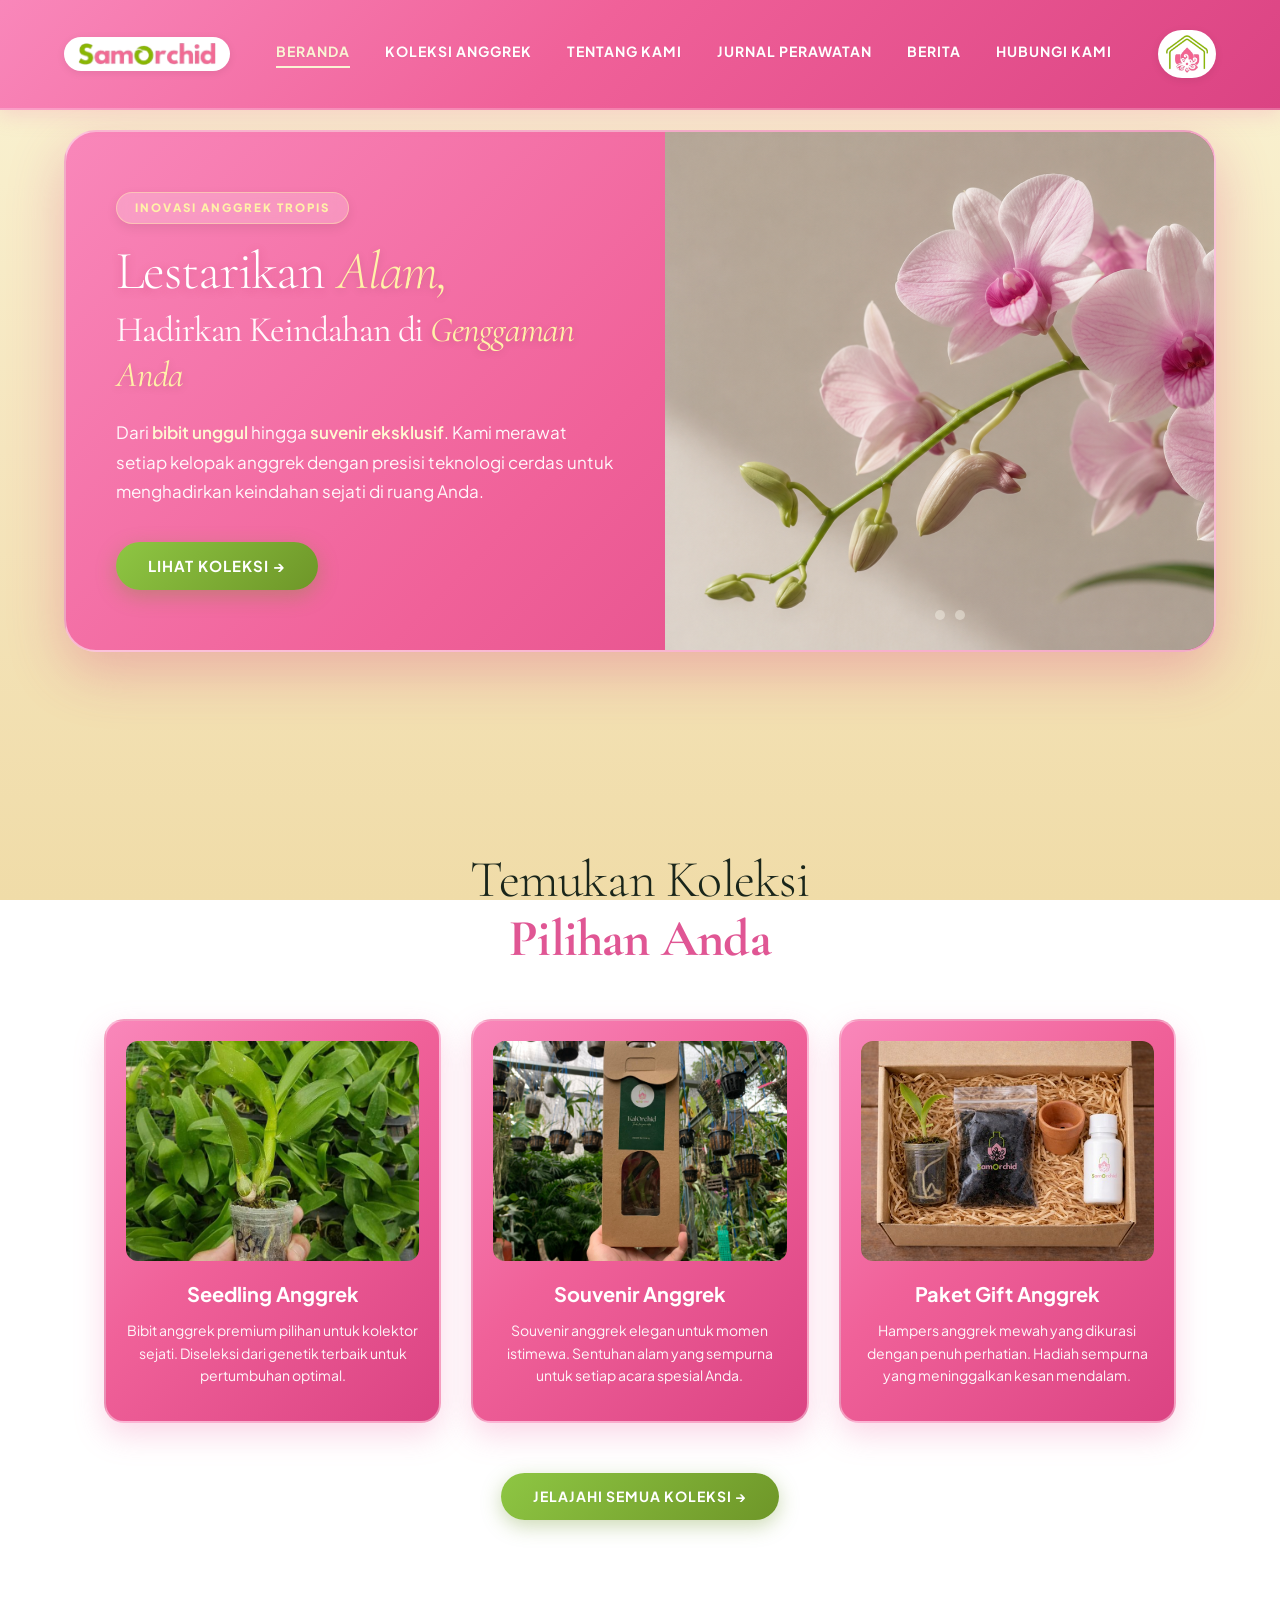
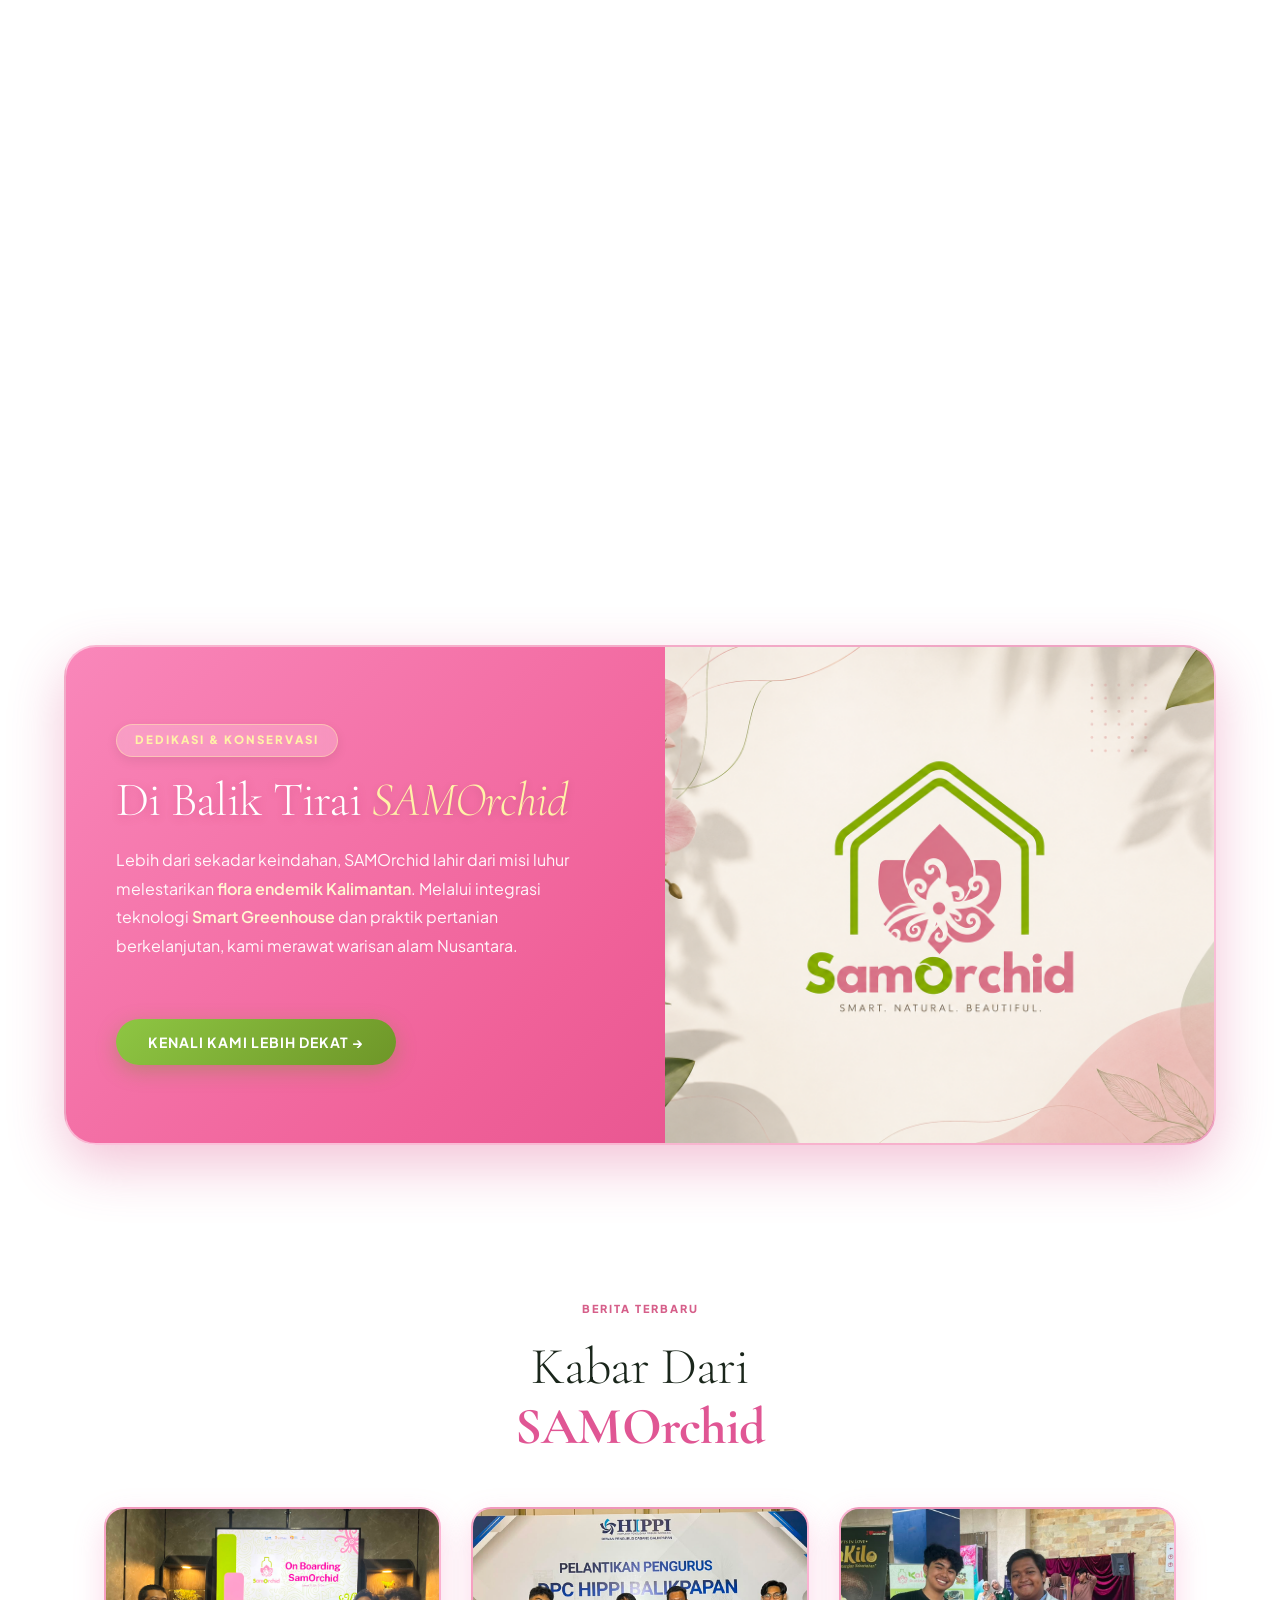
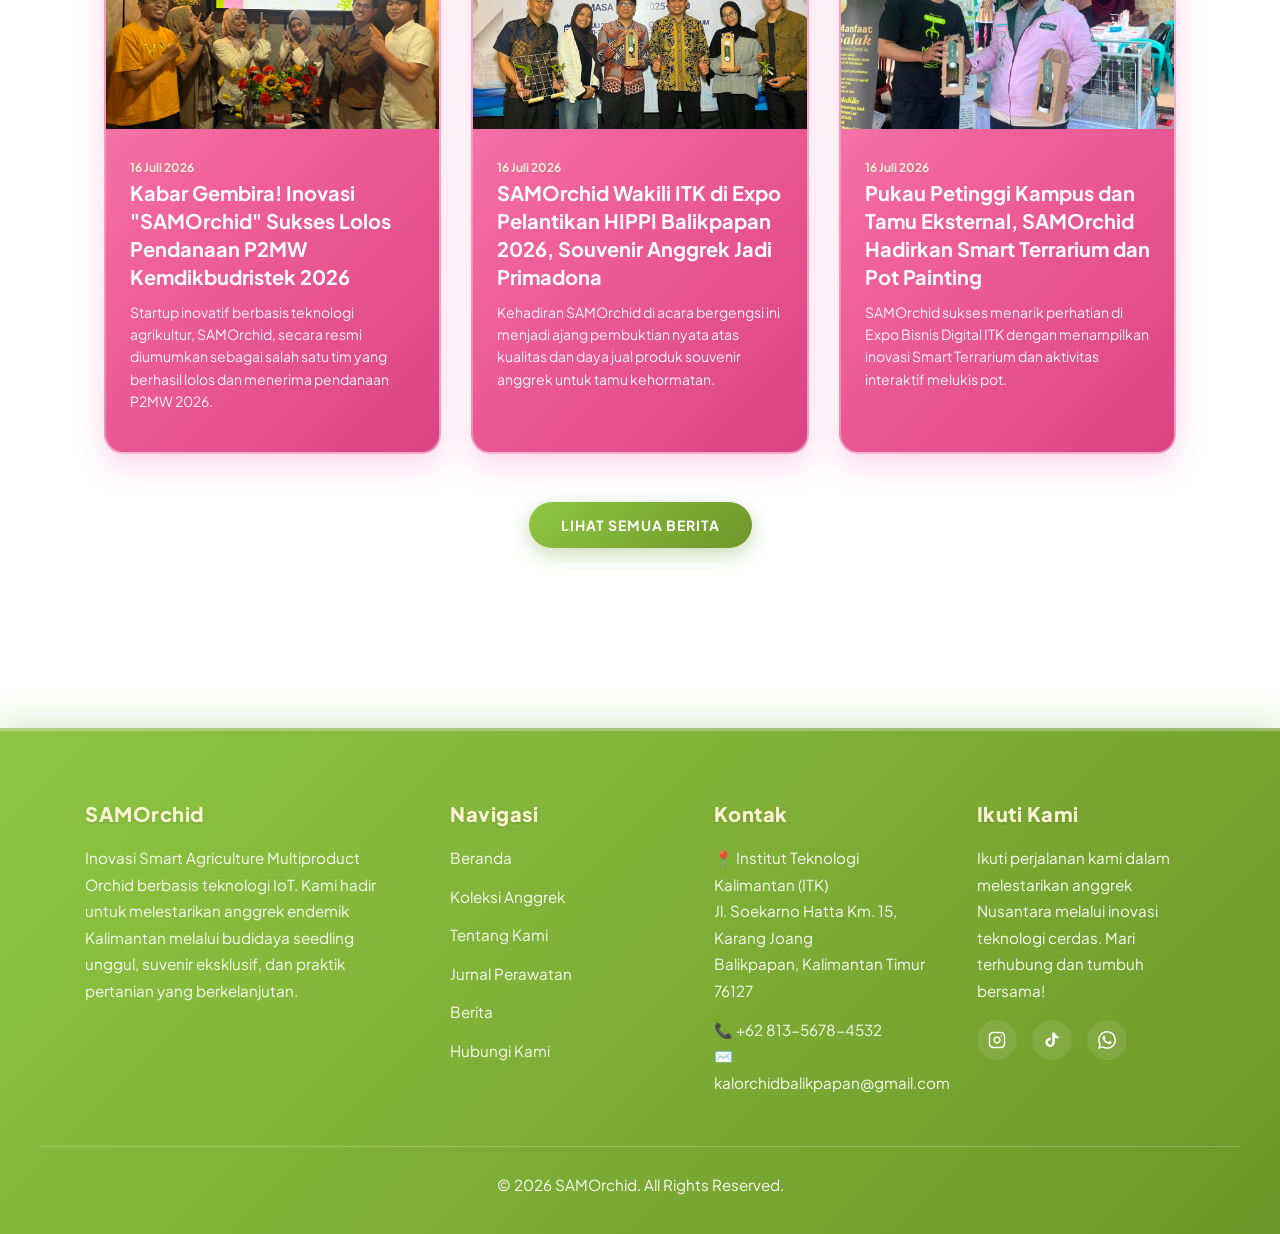
<file: index.html>
<!DOCTYPE html>
<html lang="id">

<head>
    <!-- Google tag (gtag.js) -->
<script async src="https://www.googletagmanager.com/gtag/js?id=G-B2L4GMVS6W"></script>
<script>
  window.dataLayer = window.dataLayer || [];
  function gtag(){dataLayer.push(arguments);}
  gtag('js', new Date());

  gtag('config', 'G-B2L4GMVS6W');
</script>
    <meta charset="UTF-8">
    <meta name="viewport" content="width=device-width, initial-scale=1.0">
    <meta http-equiv="X-UA-Compatible" content="ie=edge">

    <meta name="description" content="SAMOrchid — Koleksi anggrek premium pilihan dengan kualitas terbaik. Temukan keindahan anggrek eksklusif untuk melengkapi ruang Anda.">
    <meta name="keywords" content="anggrek, orchid, tanaman hias, bunga anggrek, SAMOrchid, premium orchid">
    <meta name="author" content="SAMOrchid">
    <meta name="robots" content="index, follow">

    <meta property="og:title" content="SAMOrchid — Simfoni Alam di Ruang Anda">
    <meta property="og:description" content="SAMOrchid — Koleksi anggrek premium pilihan dengan kualitas terbaik.">
    <meta property="og:type" content="website">
    <meta property="og:locale" content="id_ID">

    <title>SAMOrchid — Simfoni Alam di Ruang Anda</title>

    <link rel="icon" type="image/png" href="assets/images/favicon.png">

    <link rel="preconnect" href="https://fonts.googleapis.com">
    <link rel="preconnect" href="https://fonts.gstatic.com" crossorigin>
    <link href="https://fonts.googleapis.com/css2?family=Cormorant+Garamond:ital,wght@0,300;0,400;0,600;1,300;1,400&family=Plus+Jakarta+Sans:wght@300;400;600;800&display=swap" rel="stylesheet">

    <link rel="stylesheet" href="assets/css/samorchid.css">

</head>
<body>

    <div class="menu-overlay" id="menuOverlay"></div>

<header>
    <div class="header-content">
        <!-- 1. Mobile Menu Button (Left on mobile, hidden on desktop) -->
        <div class="menu-btn mobile-only"></div>

        <!-- 2. Logo Text (Center on mobile, Left on desktop) -->
        <a href="index.html" class="logo-link" style="text-decoration:none;">
            <img src="assets/images/logo-text-samorchid.png" alt="SamOrchid" class="logo-text-img">
        </a>
        
        <!-- 3. Desktop Nav (Center on desktop, hidden on mobile) -->
        <nav class="nav-links">
            <a href="index.html" class="active-link">Beranda</a>
            <a href="catalog.html" class="">Koleksi Anggrek</a>
            <a href="about.html" class="">Tentang Kami</a>
            <a href="journal.html" class="">Jurnal Perawatan</a>
            <a href="news.html" class="">Berita</a>
            <a href="contact.html" class="">Hubungi Kami</a>
        </nav>
        
        <!-- 4. Logo Image (Right) -->
        <a href="index.html" class="logo-img-link">
             <img src="assets/images/logo-samorchid.png" alt="SAMOrchid Logo" class="logo-img" style="height: 45px; display: block;">
        </a>
    </div>
</header>

<!-- Mobile Nav Dropdown -->
<nav class="mobile-nav">
    <a href="index.html" class="active-link">Beranda</a>
    <a href="catalog.html" class="">Koleksi Anggrek</a>
    <a href="about.html" class="">Tentang Kami</a>
    <a href="journal.html" class="">Jurnal Perawatan</a>
    <a href="news.html" class="">Berita</a>
    <a href="contact.html" class="">Hubungi Kami</a>
</nav>
    
    <main>
        
<section class="hero-split-section">
    <div class="hero-split-card">
        <div class="hero-split-text scroll-reveal">
            <span class="hero-split-badge">INOVASI ANGGREK TROPIS</span>
            <h1>
                <span class="title-main">Lestarikan <span class="text-gold-accent">Alam,</span></span>
                <span class="title-accent">Hadirkan Keindahan di <span class="text-gold-accent">Genggaman Anda</span></span>
            </h1>
            <p>Dari <span class="text-gold-light">bibit unggul</span> hingga <span class="text-gold-light">suvenir eksklusif</span>. Kami merawat setiap kelopak anggrek dengan presisi teknologi cerdas untuk menghadirkan keindahan sejati di ruang Anda.</p>
            <a href="catalog.html" class="btn-primary" style="padding: 15px 42px; font-size: 15px;">Lihat Koleksi &rarr;</a>
        </div>
        <div class="hero-split-gallery">
            <div class="slider-wrapper">
                <div class="slide slide-1"></div>
                <div class="slide slide-2"></div>
                <div class="slide slide-3"></div>
            </div>
            <div class="hero-slider-dots">
                <button class="dot active" data-index="0" aria-label="Slide 1"></button>
                <button class="dot" data-index="1" aria-label="Slide 2"></button>
                <button class="dot" data-index="2" aria-label="Slide 3"></button>
            </div>
        </div>
    </div>
</section>


<section class="section-padding" style="">
    <div class="container">
        <span class="section-tag scroll-reveal" style="text-align:center; display:block;">Kategori Kami</span>
        <h2 class="section-title scroll-reveal" style="text-align:center; font-family:'Cormorant Garamond',serif; margin-bottom: 50px;">
            Temukan Koleksi <strong>Pilihan Anda</strong>
        </h2>

        <div class="categories-grid">
            
            <div class="category-card scroll-reveal" style="transition-delay: 0.1s; padding: 20px; border-radius: 16px; overflow: hidden;  box-shadow: 0 10px 30px rgba(0,0,0,0.03);">
                <div style="height: 220px; border-radius: 12px; overflow: hidden; margin-bottom: 20px;">
                    <img src="assets/images/catalog-seddling.jpg" alt="Seedling Anggrek" style="width: 100%; height: 100%; object-fit: cover; transition: transform 0.5s;">
                </div>
                <h3 style="font-size: 20px; font-weight: 700; margin-bottom: 12px; ">Seedling Anggrek</h3>
                <p style="font-size: 14px;  line-height: 1.6; margin-bottom: 15px;">Bibit anggrek premium pilihan untuk kolektor sejati. Diseleksi dari genetik terbaik untuk pertumbuhan optimal.</p>
            </div>

            <div class="category-card scroll-reveal" style="transition-delay: 0.25s; padding: 20px; border-radius: 16px; overflow: hidden;  box-shadow: 0 10px 30px rgba(0,0,0,0.03);">
                <div style="height: 220px; border-radius: 12px; overflow: hidden; margin-bottom: 20px;">
                    <img src="assets/images/souvenir.jpeg?w=800" alt="Souvenir Anggrek" style="width: 100%; height: 100%; object-fit: cover; transition: transform 0.5s;">
                </div>
                <h3 style="font-size: 20px; font-weight: 700; margin-bottom: 12px; ">Souvenir Anggrek</h3>
                <p style="font-size: 14px;  line-height: 1.6; margin-bottom: 15px;">Souvenir anggrek elegan untuk momen istimewa. Sentuhan alam yang sempurna untuk setiap acara spesial Anda.</p>
            </div>

            <div class="category-card scroll-reveal" style="transition-delay: 0.4s; padding: 20px; border-radius: 16px; overflow: hidden;  box-shadow: 0 10px 30px rgba(0,0,0,0.03);">
                <div style="height: 220px; border-radius: 12px; overflow: hidden; margin-bottom: 20px;">
                    <img src="assets/images/gift.jpeg?w=800" alt="Paket Gift Anggrek" style="width: 100%; height: 100%; object-fit: cover; transition: transform 0.5s;">
                </div>
                <h3 style="font-size: 20px; font-weight: 700; margin-bottom: 12px; ">Paket Gift Anggrek</h3>
                <p style="font-size: 14px;  line-height: 1.6; margin-bottom: 15px;">Hampers anggrek mewah yang dikurasi dengan penuh perhatian. Hadiah sempurna yang meninggalkan kesan mendalam.</p>
            </div>
        </div>

        <div style="text-align: center; margin-top: 50px;" class="scroll-reveal">
            <a href="catalog.html" class="btn-primary" style="padding: 16px 45px; border-radius: 50px; font-weight: 700; background-color: var(--green-natural); color: white; text-decoration: none; display: inline-block; transition: 0.3s; box-shadow: 0 10px 20px rgba(154, 179, 78, 0.2);">
                Jelajahi Semua Koleksi &rarr;
            </a>
        </div>
    </div>
</section>

<section class="care-split-section">
    <div class="care-split-card scroll-reveal">
        <div class="care-split-text">
            <span class="care-split-badge">EKSPLORASI &amp; EDUKASI</span>
            <h2>
                <span class="title-main">Seni Merawat <span class="text-gold-accent">Kelopak Anggrek</span></span>
            </h2>
            <p>Merawat anggrek adalah <span class="text-gold-light">seni dan dialog dengan alam</span>. Pelajari teknik perawatan dari para ahli kami — mulai dari <span class="text-gold-light">penyiraman teratur</span>, pencahayaan ideal, hingga nutrisi presisi.</p>
            <div class="care-pill-group">
                
            </div>
            <a href="journal.html" class="btn-primary" style="padding: 14px 38px;">Buka Jurnal Perawatan &rarr;</a>
        </div>
        <div class="care-split-media"></div>
    </div>
</section>

<section class="vision-split-section">
    <div class="vision-split-card scroll-reveal">
        <div class="vision-split-text">
            <span class="vision-split-badge">DEDIKASI &amp; KONSERVASI</span>
            <h2>
                <span class="title-main">Di Balik Tirai <span class="text-gold-accent">SAMOrchid</span></span>
            </h2>
            <p>Lebih dari sekadar keindahan, SAMOrchid lahir dari misi luhur melestarikan <span class="text-gold-light">flora endemik Kalimantan</span>. Melalui integrasi teknologi <span class="text-gold-light">Smart Greenhouse</span> dan praktik pertanian berkelanjutan, kami merawat warisan alam Nusantara.</p>
            <div class="vision-pill-group">
           
            </div>
            <a href="about.html" class="btn-primary" style="padding: 14px 38px;">Kenali Kami Lebih Dekat &rarr;</a>
        </div>
        <div class="vision-split-media"></div>
    </div>
</section>

<section class="section-padding" style="">
    <div class="container">
        <span class="section-tag scroll-reveal" style="text-align:center; display:block;">Berita Terbaru</span>
        <h2 class="section-title scroll-reveal" style="text-align:center; font-family:'Cormorant Garamond',serif; margin-bottom: 50px;">
            Kabar Dari <strong>SAMOrchid</strong>
        </h2>

        <div class="news-grid">
            
            <article class="news-card scroll-reveal">
                <div class="card-image">
                    
                    <img src="assets/images/berita-p2mw.jpeg" alt="P2MW 2026" loading="lazy">
                </div>
                <div class="card-body">
                    <span class="card-date">16 Juli 2026</span>
                    <h3 style="font-size: 1.25rem; margin-bottom: 10px; line-height: 1.4;">Kabar Gembira! Inovasi "SAMOrchid" Sukses Lolos Pendanaan P2MW Kemdikbudristek 2026</h3>
                    <p style="margin-bottom: 15px;">Startup inovatif berbasis teknologi agrikultur, SAMOrchid, secara resmi diumumkan sebagai salah satu tim yang berhasil lolos dan menerima pendanaan P2MW 2026.</p>
                </div>
            </article>

            <article class="news-card scroll-reveal" style="--reveal-delay: 0.1s;">
                <div class="card-image">
                    
                    <img src="assets/images/berita-hippi.jpeg" alt="Expo HIPPI 2026" loading="lazy">
                </div>
                <div class="card-body">
                    <span class="card-date">16 Juli 2026</span>
                    <h3 style="font-size: 1.25rem; margin-bottom: 10px; line-height: 1.4;">SAMOrchid Wakili ITK di Expo Pelantikan HIPPI Balikpapan 2026, Souvenir Anggrek Jadi Primadona</h3>
                    <p style="margin-bottom: 15px;">Kehadiran SAMOrchid di acara bergengsi ini menjadi ajang pembuktian nyata atas kualitas dan daya jual produk souvenir anggrek untuk tamu kehormatan.</p>
                   
                </div>
            </article>

            <article class="news-card scroll-reveal" style="--reveal-delay: 0.2s;">
                <div class="card-image">
                    
                    <img src="assets/images/berita-econic.jpeg" alt="Expo Bisnis Digital ITK" loading="lazy">
                </div>
                <div class="card-body">
                    <span class="card-date">16 Juli 2026</span>
                    <h3 style="font-size: 1.25rem; margin-bottom: 10px; line-height: 1.4;">Pukau Petinggi Kampus dan Tamu Eksternal, SAMOrchid Hadirkan Smart Terrarium dan Pot Painting</h3>
                    <p style="margin-bottom: 15px;">SAMOrchid sukses menarik perhatian di Expo Bisnis Digital ITK dengan menampilkan inovasi Smart Terrarium dan aktivitas interaktif melukis pot.</p>
                    
                </div>
            </article>

        </div>

        <div style="text-align: center; margin-top: 3rem;">
            <a href="news.html" class="btn-outline">Lihat Semua Berita</a>
        </div>
    </div>
</section>



    </main>

    <footer>
    <div class="footer-container">
        
        <div class="footer-col">
            <h3>SAMOrchid</h3>
            <p>
                Inovasi Smart Agriculture Multiproduct Orchid berbasis teknologi IoT. Kami hadir untuk melestarikan anggrek endemik Kalimantan melalui budidaya seedling unggul, suvenir eksklusif, dan praktik pertanian yang berkelanjutan.
            </p>
        </div>

        <div class="footer-col">
            <h3>Navigasi</h3>
            <ul>
                <li><a href="index.html">Beranda</a></li>
                <li><a href="catalog.html">Koleksi Anggrek</a></li>
                <li><a href="about.html">Tentang Kami</a></li>
                <li><a href="journal.html">Jurnal Perawatan</a></li>
                <li><a href="news.html">Berita</a></li>
                <li><a href="contact.html">Hubungi Kami</a></li>
            </ul>
        </div>

        <div class="footer-col">
            <h3>Kontak</h3>
            <p>
                📍 Institut Teknologi Kalimantan (ITK)<br>
                Jl. Soekarno Hatta Km. 15, Karang Joang<br>
                Balikpapan, Kalimantan Timur 76127
            </p>
            <p style="margin-top: 12px;">
                📞 +62 813-5678-4532<br>
                ✉️ kalorchidbalikpapan@gmail.com
            </p>
        </div>

       <div class="footer-col">
    <h3>Ikuti Kami</h3>
    <p>Ikuti perjalanan kami dalam melestarikan anggrek Nusantara melalui inovasi teknologi cerdas. Mari terhubung dan tumbuh bersama!</p>
    <div class="social-links">
        <a href="https://www.instagram.com/samorchid_official?igsh=MW9wNzVmNXBsNmt6ZQ%3D%3D&utm_source=qr" target="_blank" rel="noopener noreferrer" aria-label="Instagram">
            <svg xmlns="http://www.w3.org/2000/svg" width="18" height="18" viewBox="0 0 24 24" fill="none" stroke="currentColor" stroke-width="2" stroke-linecap="round" stroke-linejoin="round">
                <rect x="2" y="2" width="20" height="20" rx="5" ry="5"></rect>
                <path d="M16 11.37A4 4 0 1 1 12.63 8 4 4 0 0 1 16 11.37z"></path>
                <line x1="17.5" y1="6.5" x2="17.51" y2="6.5"></line>
            </svg>
        </a>
        
        <a href="https://www.tiktok.com/@samorchid.bibit.anggrek?_r=1&_t=ZS-982fWPN8C19" target="_blank" rel="noopener noreferrer" aria-label="TikTok">
            <svg xmlns="http://www.w3.org/2000/svg" width="18" height="18" viewBox="0 0 24 24" fill="currentColor">
                <path d="M19.59 6.69a4.83 4.83 0 0 1-3.77-4.25V2h-3.45v13.67a2.89 2.89 0 0 1-2.88 2.5 2.89 2.89 0 0 1-2.89-2.89 2.89 2.89 0 0 1 2.89-2.89c.28 0 .54.04.79.1v-3.5a6.37 6.37 0 0 0-.79-.05A6.34 6.34 0 0 0 3.15 15a6.34 6.34 0 0 0 6.34 6.34 6.34 6.34 0 0 0 6.34-6.34V8.75a8.18 8.18 0 0 0 4.76 1.52v-3.4a4.85 4.85 0 0 1-1-.18z"/>
            </svg>
        </a>
        
        <a href="https://wa.me/6281356784532" target="_blank" rel="noopener noreferrer" aria-label="WhatsApp">
            <svg xmlns="http://www.w3.org/2000/svg" width="18" height="18" viewBox="0 0 24 24" fill="currentColor">
                <path d="M17.472 14.382c-.297-.149-1.758-.867-2.03-.967-.273-.099-.471-.148-.67.15-.197.297-.767.966-.94 1.164-.173.199-.347.223-.644.075-.297-.15-1.255-.463-2.39-1.475-.883-.788-1.48-1.761-1.653-2.059-.173-.297-.018-.458.13-.606.134-.133.298-.347.446-.52.149-.174.198-.298.298-.497.099-.198.05-.371-.025-.52-.075-.149-.669-1.612-.916-2.207-.242-.579-.487-.5-.669-.51-.173-.008-.371-.01-.57-.01-.198 0-.52.074-.792.372-.272.297-1.04 1.016-1.04 2.479 0 1.462 1.065 2.875 1.213 3.074.149.198 2.096 3.2 5.077 4.487.709.306 1.262.489 1.694.625.712.227 1.36.195 1.871.118.571-.085 1.758-.719 2.006-1.413.248-.694.248-1.289.173-1.413-.074-.124-.272-.198-.57-.347m-5.421 7.403h-.004a9.87 9.87 0 01-5.031-1.378l-.361-.214-3.741.982.998-3.648-.235-.374a9.86 9.86 0 01-1.51-5.26c.001-5.45 4.436-9.884 9.888-9.884 2.64 0 5.122 1.03 6.988 2.898a9.825 9.825 0 012.893 6.994c-.003 5.45-4.437 9.884-9.885 9.884m8.413-18.297A11.815 11.815 0 0012.05 0C5.495 0 .16 5.335.157 11.892c0 2.096.547 4.142 1.588 5.945L.057 24l6.305-1.654a11.882 11.882 0 005.683 1.448h.005c6.554 0 11.89-5.335 11.893-11.893a11.821 11.821 0 00-3.48-8.413z"/>
            </svg>
        </a>
    </div>
</div>

    </div>

    <div class="footer-bottom">
        <p>&copy; 2026 SAMOrchid. All Rights Reserved.</p>
    </div>
</footer>

    <script src="assets/js/samorchid.js"></script>
    
</body>
</html>
</file>
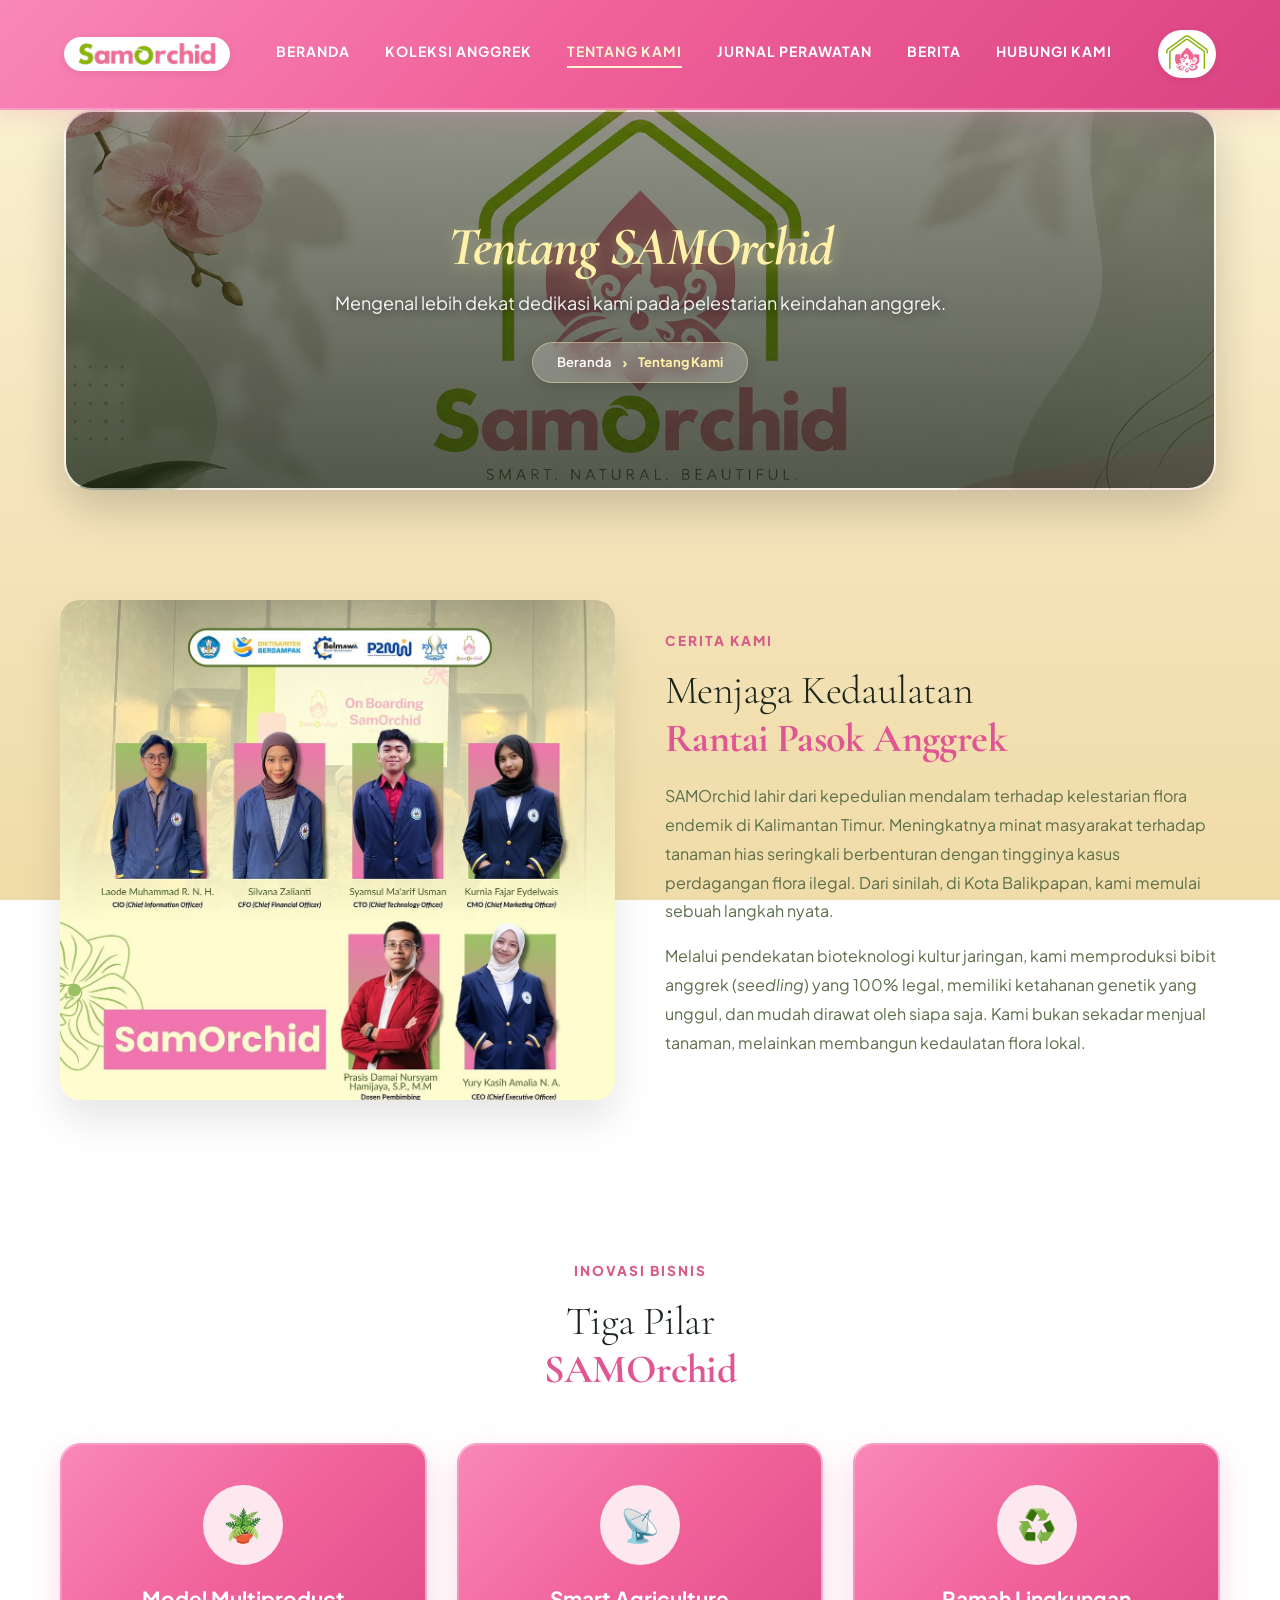
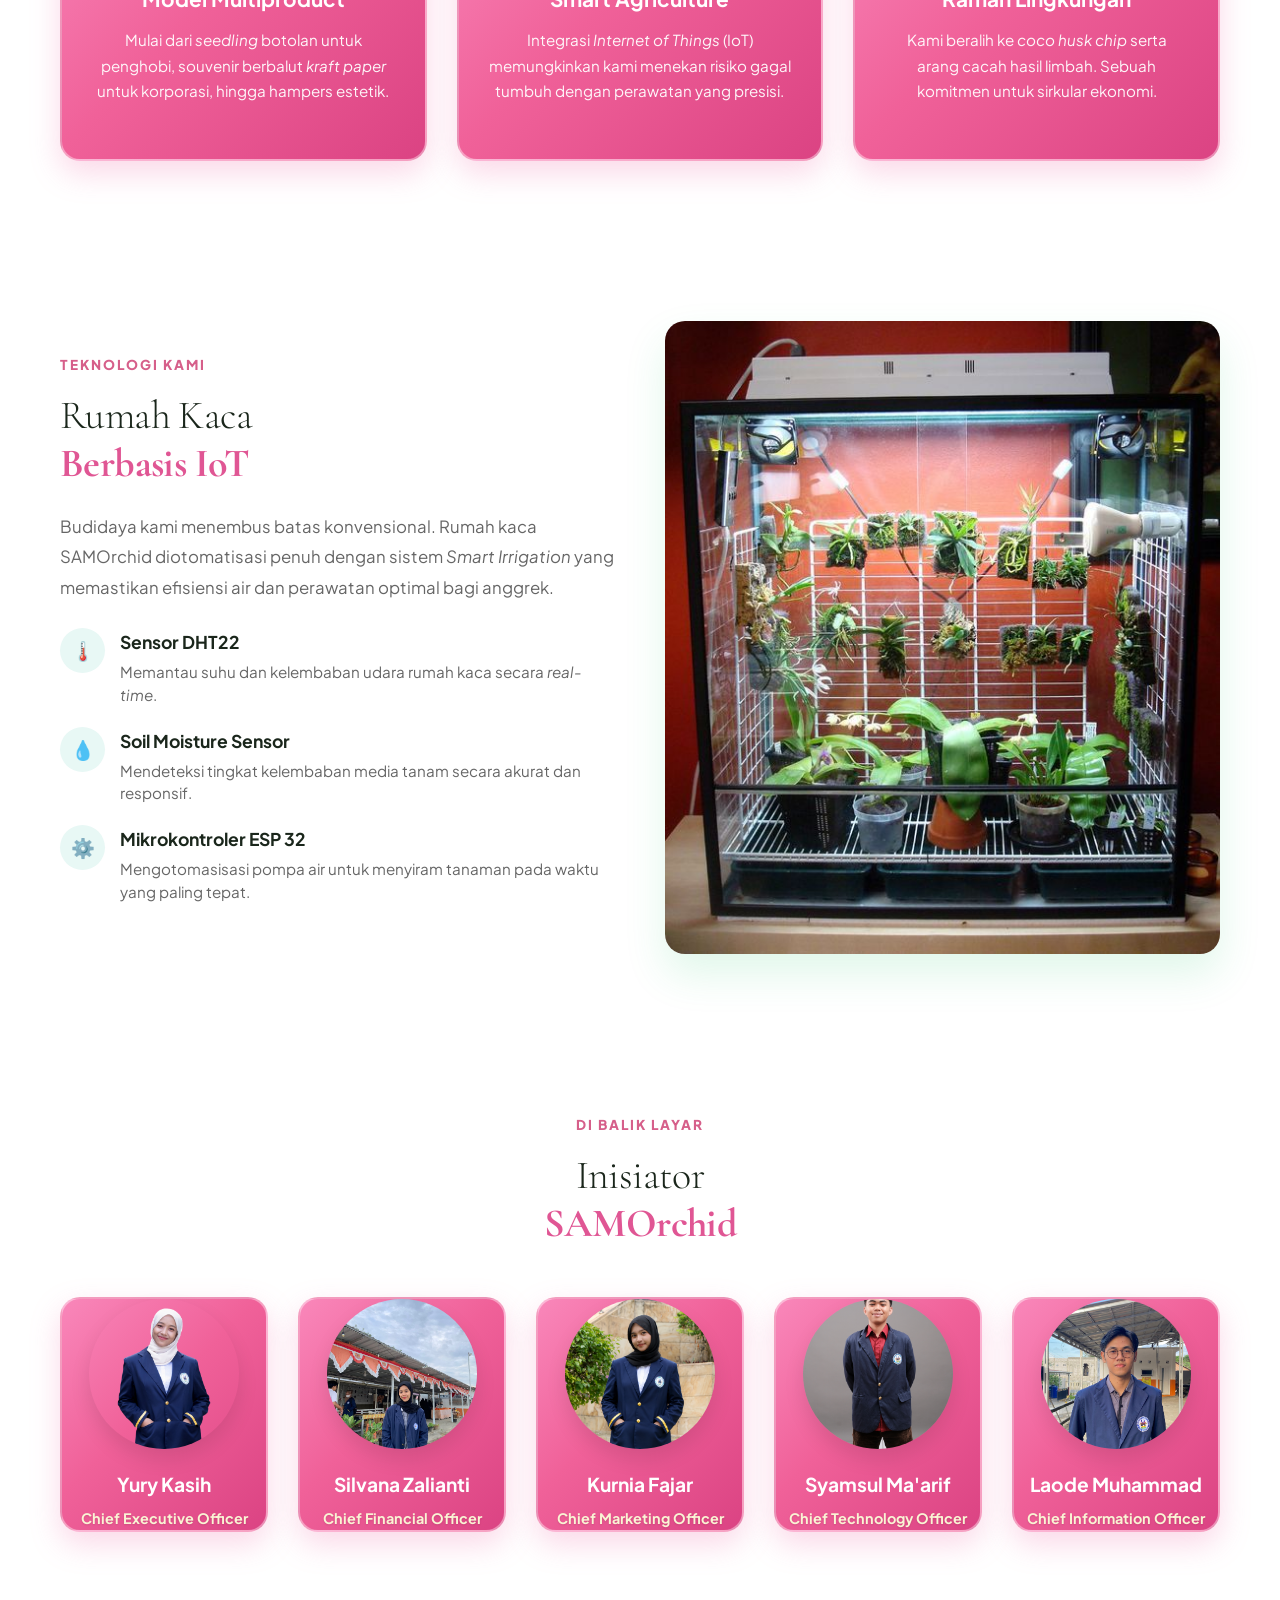
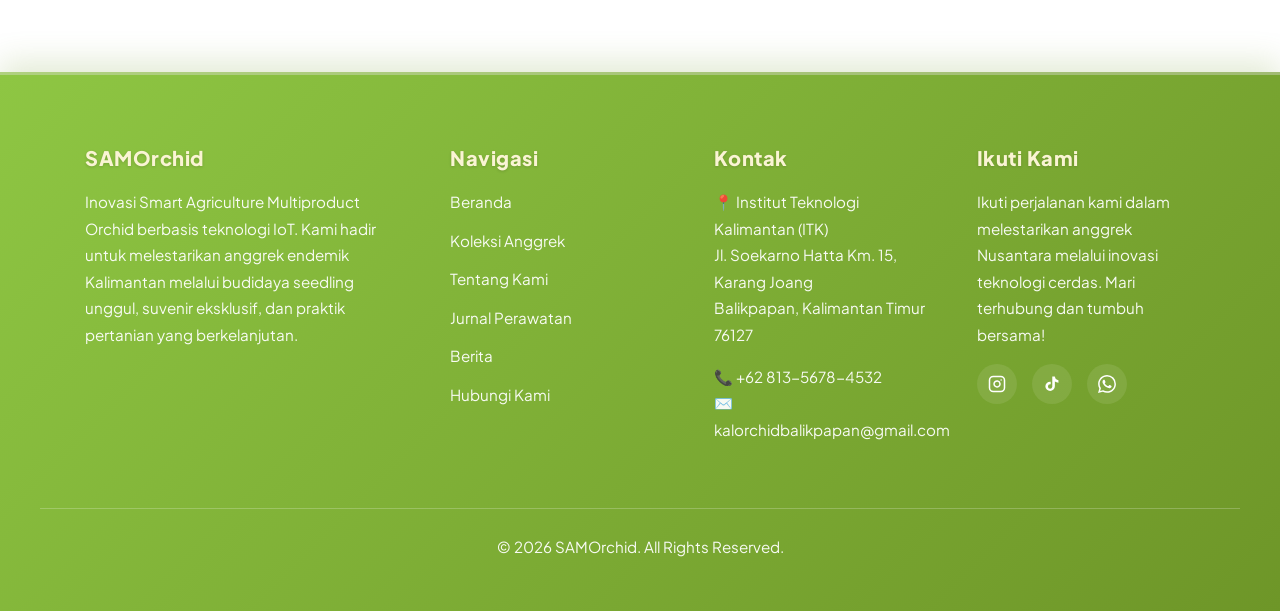
<file: about.html>
<!DOCTYPE html>
<html lang="id">

<head>
    <!-- Google tag (gtag.js) -->
<script async src="https://www.googletagmanager.com/gtag/js?id=G-B2L4GMVS6W"></script>
<script>
  window.dataLayer = window.dataLayer || [];
  function gtag(){dataLayer.push(arguments);}
  gtag('js', new Date());

  gtag('config', 'G-B2L4GMVS6W');
</script>
    <meta charset="UTF-8">
    <meta name="viewport" content="width=device-width, initial-scale=1.0">
    <meta http-equiv="X-UA-Compatible" content="ie=edge">

    
    <meta name="description" content="SAMOrchid — Koleksi anggrek premium pilihan dengan kualitas terbaik. Temukan keindahan anggrek eksklusif untuk melengkapi ruang Anda.">
    <meta name="keywords" content="anggrek, orchid, tanaman hias, bunga anggrek, SAMOrchid, premium orchid">
    <meta name="author" content="SAMOrchid">
    <meta name="robots" content="index, follow">

    
    <meta property="og:title" content="Tentang Kami — SAMOrchid">
    <meta property="og:description" content="SAMOrchid — Koleksi anggrek premium pilihan dengan kualitas terbaik.">
    <meta property="og:type" content="website">
    <meta property="og:locale" content="id_ID">

    <title>Tentang Kami — SAMOrchid</title>

    
    <link rel="icon" type="image/png" href="assets/images/favicon.png">

    
    <link rel="preconnect" href="https://fonts.googleapis.com">
    <link rel="preconnect" href="https://fonts.gstatic.com" crossorigin>
    <link href="https://fonts.googleapis.com/css2?family=Cormorant+Garamond:ital,wght@0,300;0,400;0,600;1,300;1,400&family=Plus+Jakarta+Sans:wght@300;400;600;800&display=swap" rel="stylesheet">

    
    <link rel="stylesheet" href="assets/css/samorchid.css">

    
    </head>
<body>

    
    <div class="menu-overlay" id="menuOverlay"></div>

<header>
    <div class="header-content">
        <!-- 1. Mobile Menu Button (Left on mobile, hidden on desktop) -->
        <div class="menu-btn mobile-only"></div>

        <!-- 2. Logo Text (Center on mobile, Left on desktop) -->
        <a href="index.html" class="logo-link" style="text-decoration:none;">
            <img src="assets/images/logo-text-samorchid.png" alt="SamOrchid" class="logo-text-img">
        </a>
        
        <!-- 3. Desktop Nav (Center on desktop, hidden on mobile) -->
        <nav class="nav-links">
            <a href="index.html" class="">Beranda</a>
            <a href="catalog.html" class="">Koleksi Anggrek</a>
            <a href="about.html" class="active-link">Tentang Kami</a>
            <a href="journal.html" class="">Jurnal Perawatan</a>
            <a href="news.html" class="">Berita</a>
            <a href="contact.html" class="">Hubungi Kami</a>
        </nav>
        
        <!-- 4. Logo Image (Right) -->
        <a href="index.html" class="logo-img-link">
             <img src="assets/images/logo-samorchid.png" alt="SAMOrchid Logo" class="logo-img" style="height: 45px; display: block;">
        </a>
    </div>
</header>

<!-- Mobile Nav Dropdown -->
<nav class="mobile-nav">
    <a href="index.html" class="">Beranda</a>
    <a href="catalog.html" class="">Koleksi Anggrek</a>
    <a href="about.html" class="active-link">Tentang Kami</a>
    <a href="journal.html" class="">Jurnal Perawatan</a>
    <a href="news.html" class="">Berita</a>
    <a href="contact.html" class="">Hubungi Kami</a>
</nav>
    
    <main>
        
<style>
    /* ==========================================================
       CSS Bawaan (Hero Section - TIDAK DIUBAH)
       ========================================================== */
    .page-hero-modern {
        position: relative;
        background-size: cover;
        background-position: center;
        border-radius: 24px;
        margin: 120px auto 5px auto;
        max-width: 90%;
        min-height: 380px;
        display: flex;
        align-items: center;
        justify-content: center;
        text-align: center;
        overflow: hidden;
        box-shadow: 0 15px 40px rgba(0, 0, 0, 0.15);
    }
    .hero-overlay-modern {
        position: absolute;
        top: 0; left: 0; right: 0; bottom: 0;
        background: linear-gradient(to bottom, rgba(0,0,0,0.65), rgba(0,40,0,0.3));
        z-index: 1;
    }
    .hero-content-modern {
        position: relative;
        z-index: 2;
        color: #ffffff;
        padding: 2rem;
    }
    .hero-content-modern h1 {
        font-size: 3.5rem;
        margin-bottom: 0.5rem;
        font-weight: 300;
        text-shadow: 2px 2px 8px rgba(0,0,0,0.5);
    }
    .hero-content-modern h1 strong {
        font-weight: 700;
        color: #d4edda;
    }
    .hero-content-modern .hero-subtitle {
        font-size: 1.1rem;
        margin-bottom: 2rem;
        color: #eaeaea;
        font-weight: 400;
    }
    .breadcrumb-modern {
        display: inline-flex;
        background: rgba(255, 255, 255, 0.15);
        backdrop-filter: blur(10px);
        -webkit-backdrop-filter: blur(10px);
        padding: 10px 24px;
        border-radius: 50px;
        font-size: 0.9rem;
        border: 1px solid rgba(255, 255, 255, 0.2);
    }
    .breadcrumb-modern a {
        color: #ffffff;
        text-decoration: none;
        font-weight: 500;
        transition: opacity 0.3s ease;
    }
    .breadcrumb-modern a:hover {
        opacity: 0.7;
    }
    .breadcrumb-separator {
        margin: 0 12px;
        color: rgba(255, 255, 255, 0.6);
    }

    /* ==========================================================
       CSS TAMBAHAN (Layout, Spacing, Typography)
       ========================================================== */
    .section-padding {
        padding: 80px 0;
    }
    .container {
        max-width: 1200px;
        margin: 0 auto;
        padding: 0 20px;
    }
    .section-tag {
        display: inline-block;
        font-size: 0.85rem;
        text-transform: uppercase;
        letter-spacing: 2px;
        color: var(--green-natural);
        font-weight: 600;
        margin-bottom: 15px;
    }
    h2 {
        font-size: 2.5rem;
        
        margin-bottom: 25px;
        line-height: 1.2;
    }
    p {
        color: #666;
        line-height: 1.8;
        margin-bottom: 15px;
        font-size: 1.05rem;
    }
    
    /* Brand Story Layout */
    .about-story {
        display: flex;
        align-items: center;
        gap: 50px;
        flex-wrap: wrap;
    }
    .about-story-image {
        flex: 1;
        min-width: 300px;
        border-radius: 20px;
        overflow: hidden;
        box-shadow: 0 20px 40px rgba(0,0,0,0.1);
    }
    .about-story-image img {
        width: 100%;
        height: auto;
        display: block;
        transition: transform 0.5s ease;
    }
    .about-story-image:hover img {
        transform: scale(1.05);
    }
    .about-story-content {
        flex: 1;
        min-width: 300px;
    }

    /* Values Grid Layout */
    .values-grid {
        display: grid;
        grid-template-columns: repeat(auto-fit, minmax(300px, 1fr));
        gap: 30px;
        margin-top: 50px;
    }
    .value-card {
        background: #fdfdfd;
        padding: 40px 30px;
        border-radius: 16px;
        box-shadow: 0 10px 30px rgba(0,0,0,0.05);
        border: 1px solid #f0f0f0;
        transition: transform 0.3s ease, box-shadow 0.3s ease;
    }
    .value-card:hover {
        transform: translateY(-10px);
        box-shadow: 0 15px 40px rgba(46, 204, 113, 0.15);
    }
    .value-icon {
        font-size: 3rem;
        margin-bottom: 20px;
    }
    .value-card h3 {
        
        font-size: 1.3rem;
        margin-bottom: 15px;
    }
    .value-card p {
        font-size: 0.95rem;
    }

    /* Tech Showcase Layout (Side by Side untuk Foto Teknologi) */
    .tech-showcase {
        display: flex;
        align-items: center;
        gap: 50px;
        flex-wrap: wrap;
        flex-direction: row-reverse; /* Foto di kanan, teks di kiri */
    }
    .tech-showcase-image {
        flex: 1;
        min-width: 300px;
        border-radius: 20px;
        overflow: hidden;
        box-shadow: 0 20px 40px rgba(46, 204, 113, 0.15);
    }
    .tech-showcase-image img {
        width: 100%;
        height: auto;
        display: block;
        transition: transform 0.5s ease;
    }
    .tech-showcase-image:hover img {
        transform: scale(1.05);
    }
    .tech-showcase-content {
        flex: 1;
        min-width: 300px;
    }
    
    /* List Fitur Teknologi */
    .tech-features {
        list-style: none;
        padding: 0;
        margin-top: 25px;
    }
    .tech-features li {
        margin-bottom: 20px;
        display: flex;
        align-items: flex-start;
        gap: 15px;
    }
    .tech-features-icon {
        background: #e8f8f5;
        color: var(--green-natural);
        width: 45px;
        height: 45px;
        border-radius: 50%;
        display: flex;
        align-items: center;
        justify-content: center;
        flex-shrink: 0;
        font-size: 1.2rem;
    }
    .tech-features-text h4 {
        
        font-size: 1.1rem;
        margin-bottom: 5px;
    }
    .tech-features-text p {
        margin-bottom: 0;
        font-size: 0.95rem;
        line-height: 1.5;
    }

    /* Team Section */
    .team-grid {
        display: grid;
        grid-template-columns: repeat(auto-fit, minmax(200px, 1fr));
        gap: 30px;
        margin-top: 50px;
    }
    .team-card {
        text-align: center;
    }
    .team-photo {
        width: 150px;
        height: 150px;
        border-radius: 50%;
        object-fit: cover;
        margin: 0 auto 20px auto;
        box-shadow: 0 10px 20px rgba(0,0,0,0.1);
        border: 4px solid var(--cream-palette);
    }
    .team-card h4 {
        
        font-size: 1.2rem;
        margin-bottom: 5px;
    }
    .team-card span {
        color: var(--green-natural);
        font-weight: 500;
        font-size: 0.9rem;
    }
</style>


<section class="page-hero-modern" style="background-image: url('assets/images/samorchid background.png');">
    <div class="hero-overlay-modern"></div> 
    
    <div class="hero-content-modern">
        <h1><strong>Tentang SAMOrchid</strong></h1>
        <p class="hero-subtitle">Mengenal lebih dekat dedikasi kami pada pelestarian keindahan anggrek.</p>
        
        <nav class="breadcrumb-modern" aria-label="Breadcrumb">
            <a href="about.html">Beranda</a>
            <span class="breadcrumb-separator">&rsaquo;</span>
            <span class="breadcrumb-current">Tentang Kami</span>
        </nav>
    </div>
</section>


<section class="section-padding">
    <div class="container">
        <div class="about-story">

            <div class="about-story-image scroll-reveal">
                
                <img src="assets/images/tentang kami.jpeg" alt="Budidaya Anggrek SAMOrchid di Balikpapan" loading="lazy">
            </div>

            <div class="about-story-content">
                <span class="section-tag scroll-reveal">Cerita Kami</span>
                <h2 class="scroll-reveal">Menjaga Kedaulatan <strong>Rantai Pasok Anggrek</strong></h2>

                <p class="scroll-reveal">
                    SAMOrchid lahir dari kepedulian mendalam terhadap kelestarian flora endemik di Kalimantan Timur. Meningkatnya minat masyarakat terhadap tanaman hias seringkali berbenturan dengan tingginya kasus perdagangan flora ilegal. Dari sinilah, di Kota Balikpapan, kami memulai sebuah langkah nyata.
                </p>

                <p class="scroll-reveal">
                    Melalui pendekatan bioteknologi kultur jaringan, kami memproduksi bibit anggrek (<i>seedling</i>) yang 100% legal, memiliki ketahanan genetik yang unggul, dan mudah dirawat oleh siapa saja. Kami bukan sekadar menjual tanaman, melainkan membangun kedaulatan flora lokal.
                </p>
            </div>

        </div>
    </div>
</section>


<section class="section-padding" style="">
    <div class="container" style="text-align: center;">
        <span class="section-tag scroll-reveal" style="display: block;">Inovasi Bisnis</span>
        <h2 class="section-title scroll-reveal" style="margin-bottom: 20px;">
            Tiga Pilar <strong>SAMOrchid</strong>
        </h2>

        <div class="values-grid">
            <div class="value-card scroll-reveal">
                <div class="value-icon">🪴</div>
                <h3>Model Multiproduct</h3>
                <p>Mulai dari <i>seedling</i> botolan untuk penghobi, souvenir berbalut <i>kraft paper</i> untuk korporasi, hingga hampers estetik.</p>
            </div>

            <div class="value-card scroll-reveal">
                <div class="value-icon">📡</div>
                <h3>Smart Agriculture</h3>
                <p>Integrasi <i>Internet of Things</i> (IoT) memungkinkan kami menekan risiko gagal tumbuh dengan perawatan yang presisi.</p>
            </div>

            <div class="value-card scroll-reveal">
                <div class="value-icon">♻️</div>
                <h3>Ramah Lingkungan</h3>
                <p>Kami beralih ke <i>coco husk chip</i> serta arang cacah hasil limbah. Sebuah komitmen untuk sirkular ekonomi.</p>
            </div>
        </div>
    </div>
</section>


<section class="section-padding" style="">
    <div class="container">
        <div class="tech-showcase">
            
            
            <div class="tech-showcase-image scroll-reveal">
                
                <img src="assets/images/smartirigation.jpeg" alt="Sistem IoT SAMOrchid" loading="lazy">
            </div>

            <div class="tech-showcase-content">
                <span class="section-tag scroll-reveal">Teknologi Kami</span>
                <h2 class="scroll-reveal">Rumah Kaca <strong>Berbasis IoT</strong></h2>
                <p class="scroll-reveal">
                    Budidaya kami menembus batas konvensional. Rumah kaca SAMOrchid diotomatisasi penuh dengan sistem <i>Smart Irrigation</i> yang memastikan efisiensi air dan perawatan optimal bagi anggrek.
                </p>
                
                
                <ul class="tech-features scroll-reveal">
                    <li>
                        <div class="tech-features-icon">🌡️</div>
                        <div class="tech-features-text">
                            <h4>Sensor DHT22</h4>
                            <p>Memantau suhu dan kelembaban udara rumah kaca secara <i>real-time</i>.</p>
                        </div>
                    </li>
                    <li>
                        <div class="tech-features-icon">💧</div>
                        <div class="tech-features-text">
                            <h4>Soil Moisture Sensor</h4>
                            <p>Mendeteksi tingkat kelembaban media tanam secara akurat dan responsif.</p>
                        </div>
                    </li>
                    <li>
                        <div class="tech-features-icon">⚙️</div>
                        <div class="tech-features-text">
                            <h4>Mikrokontroler ESP 32</h4>
                            <p>Mengotomasisasi pompa air untuk menyiram tanaman pada waktu yang paling tepat.</p>
                        </div>
                    </li>
                </ul>
            </div>
            
        </div>
    </div>
</section>


<section class="section-padding" style="">
    <div class="container" style="text-align: center;">
        <span class="section-tag scroll-reveal" style="display: block;">Di Balik Layar</span>
        <h2 class="section-title scroll-reveal" style="margin-bottom: 20px;">
            Inisiator <strong>SAMOrchid</strong>
        </h2>
        
        <div class="team-grid">
            <div class="team-card scroll-reveal">
                <img src="assets/images/FOTO FORMAL_Yury Kasih Amalia_CEO.png" alt="Yury" class="team-photo">
                <h4>Yury Kasih</h4>
                <span>Chief Executive Officer</span>
            </div>
            <div class="team-card scroll-reveal">
                <img src="assets/images/foto silvana.jpeg" alt="Silvana" class="team-photo">
                <h4>Silvana Zalianti</h4>
                <span>Chief Financial Officer</span>
            </div>
            <div class="team-card scroll-reveal">
                <img src="assets/images/FOTO FORMAL_Kurnia Fajar Eydelwais_CMO.jpeg" alt="Kurnia" class="team-photo">
                <h4>Kurnia Fajar</h4>
                <span>Chief Marketing Officer</span>
            </div>
            <div class="team-card scroll-reveal">
                <img src="assets/images/FOTO FORMAL__Syamsul Ma'arif Usman_COO.jpeg" alt="Syamsul" class="team-photo">
                <h4>Syamsul Ma'arif</h4>
                <span>Chief Technology Officer</span>
            </div>
            <div class="team-card scroll-reveal">
                <img src="assets/images/FOTO FORMAL_Laode Muhammad Roman N. H_CIO.jpeg" alt="Laode" class="team-photo">
                <h4>Laode Muhammad</h4>
                <span>Chief Information Officer</span>
            </div>
        </div>
    </div>
</section>

    </main>

    
    <footer>
    <div class="footer-container">

        
        <div class="footer-col">
            <h3>SAMOrchid</h3>
            <p>
                Inovasi Smart Agriculture Multiproduct Orchid berbasis teknologi IoT. Kami hadir untuk melestarikan anggrek endemik Kalimantan melalui budidaya seedling unggul, suvenir eksklusif, dan praktik pertanian yang berkelanjutan.
            </p>
        </div>

        
        <div class="footer-col">
            <h3>Navigasi</h3>
            <ul>
                <li><a href="index.html">Beranda</a></li>
                <li><a href="catalog.html">Koleksi Anggrek</a></li>
                <li><a href="about.html">Tentang Kami</a></li>
                <li><a href="journal.html">Jurnal Perawatan</a></li>
                <li><a href="news.html">Berita</a></li>
                <li><a href="contact.html">Hubungi Kami</a></li>
            </ul>
        </div>

        
        <div class="footer-col">
            <h3>Kontak</h3>
            <p>
                📍 Institut Teknologi Kalimantan (ITK)<br>
                Jl. Soekarno Hatta Km. 15, Karang Joang<br>
                Balikpapan, Kalimantan Timur 76127
            </p>
            <p style="margin-top: 12px;">
                📞 +62 813-5678-4532<br>
                ✉️ kalorchidbalikpapan@gmail.com
            </p>
        </div>

        
       <div class="footer-col">
    <h3>Ikuti Kami</h3>
    <p>Ikuti perjalanan kami dalam melestarikan anggrek Nusantara melalui inovasi teknologi cerdas. Mari terhubung dan tumbuh bersama!</p>
    <div class="social-links">
        <!-- Tautan Instagram SAMOrchid -->
        <a href="https://www.instagram.com/samorchid_official?igsh=MW9wNzVmNXBsNmt6ZQ%3D%3D&utm_source=qr" target="_blank" rel="noopener noreferrer" aria-label="Instagram">
            <svg xmlns="http://www.w3.org/2000/svg" width="18" height="18" viewBox="0 0 24 24" fill="none" stroke="currentColor" stroke-width="2" stroke-linecap="round" stroke-linejoin="round">
                <rect x="2" y="2" width="20" height="20" rx="5" ry="5"></rect>
                <path d="M16 11.37A4 4 0 1 1 12.63 8 4 4 0 0 1 16 11.37z"></path>
                <line x1="17.5" y1="6.5" x2="17.51" y2="6.5"></line>
            </svg>
        </a>
        
        <!-- Tautan TikTok SAMOrchid -->
        <a href="https://www.tiktok.com/@samorchid.bibit.anggrek?_r=1&_t=ZS-982fWPN8C19" target="_blank" rel="noopener noreferrer" aria-label="TikTok">
            <svg xmlns="http://www.w3.org/2000/svg" width="18" height="18" viewBox="0 0 24 24" fill="currentColor">
                <path d="M19.59 6.69a4.83 4.83 0 0 1-3.77-4.25V2h-3.45v13.67a2.89 2.89 0 0 1-2.88 2.5 2.89 2.89 0 0 1-2.89-2.89 2.89 2.89 0 0 1 2.89-2.89c.28 0 .54.04.79.1v-3.5a6.37 6.37 0 0 0-.79-.05A6.34 6.34 0 0 0 3.15 15a6.34 6.34 0 0 0 6.34 6.34 6.34 6.34 0 0 0 6.34-6.34V8.75a8.18 8.18 0 0 0 4.76 1.52v-3.4a4.85 4.85 0 0 1-1-.18z"/>
            </svg>
        </a>
        
        <!-- Tautan WhatsApp SAMOrchid (Format 62 untuk kode negara) -->
        <a href="https://wa.me/6281356784532" target="_blank" rel="noopener noreferrer" aria-label="WhatsApp">
            <svg xmlns="http://www.w3.org/2000/svg" width="18" height="18" viewBox="0 0 24 24" fill="currentColor">
                <path d="M17.472 14.382c-.297-.149-1.758-.867-2.03-.967-.273-.099-.471-.148-.67.15-.197.297-.767.966-.94 1.164-.173.199-.347.223-.644.075-.297-.15-1.255-.463-2.39-1.475-.883-.788-1.48-1.761-1.653-2.059-.173-.297-.018-.458.13-.606.134-.133.298-.347.446-.52.149-.174.198-.298.298-.497.099-.198.05-.371-.025-.52-.075-.149-.669-1.612-.916-2.207-.242-.579-.487-.5-.669-.51-.173-.008-.371-.01-.57-.01-.198 0-.52.074-.792.372-.272.297-1.04 1.016-1.04 2.479 0 1.462 1.065 2.875 1.213 3.074.149.198 2.096 3.2 5.077 4.487.709.306 1.262.489 1.694.625.712.227 1.36.195 1.871.118.571-.085 1.758-.719 2.006-1.413.248-.694.248-1.289.173-1.413-.074-.124-.272-.198-.57-.347m-5.421 7.403h-.004a9.87 9.87 0 01-5.031-1.378l-.361-.214-3.741.982.998-3.648-.235-.374a9.86 9.86 0 01-1.51-5.26c.001-5.45 4.436-9.884 9.888-9.884 2.64 0 5.122 1.03 6.988 2.898a9.825 9.825 0 012.893 6.994c-.003 5.45-4.437 9.884-9.885 9.884m8.413-18.297A11.815 11.815 0 0012.05 0C5.495 0 .16 5.335.157 11.892c0 2.096.547 4.142 1.588 5.945L.057 24l6.305-1.654a11.882 11.882 0 005.683 1.448h.005c6.554 0 11.89-5.335 11.893-11.893a11.821 11.821 0 00-3.48-8.413z"/>
            </svg>
        </a>
    </div>
</div>

    </div>

    
    <div class="footer-bottom">
        <p>&copy; 2026 SAMOrchid. All Rights Reserved.</p>
    </div>
</footer>

    
    <script src="assets/js/samorchid.js"></script>

    
    
</body>
</html>
</file>
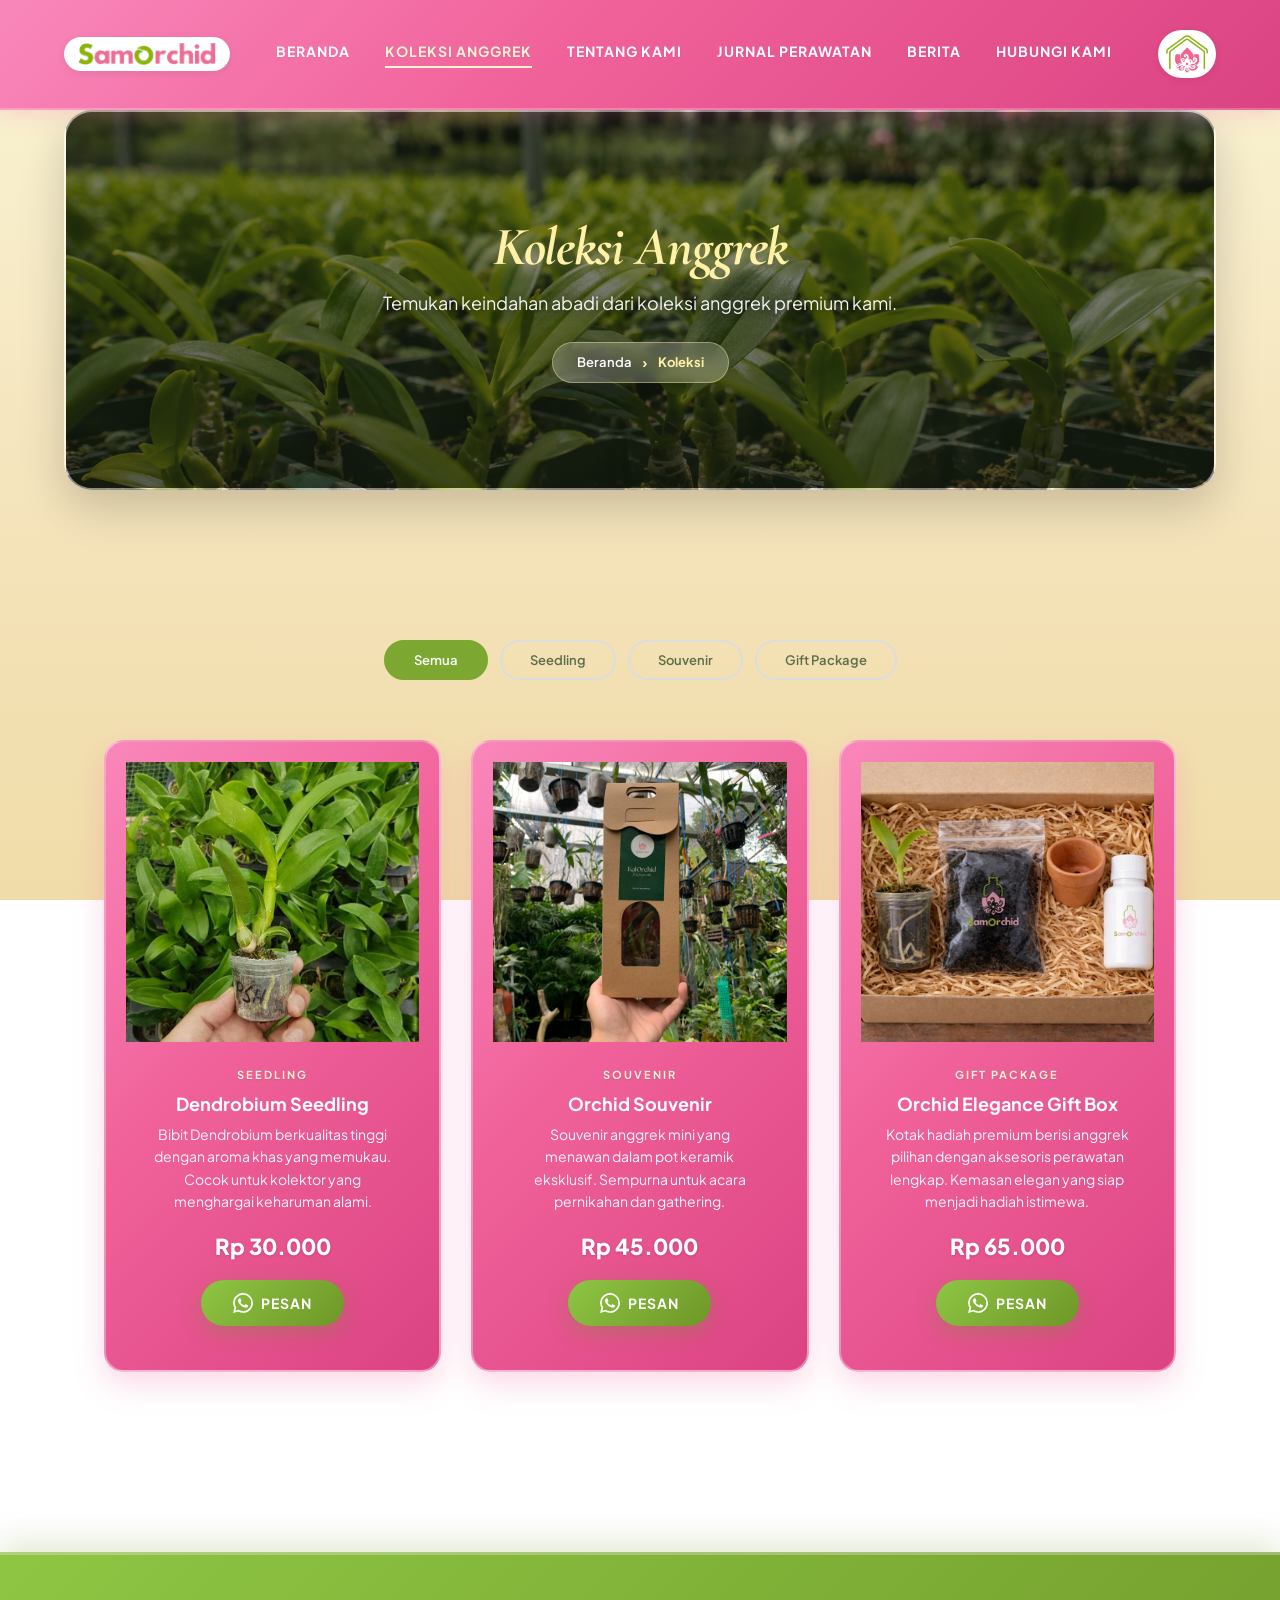
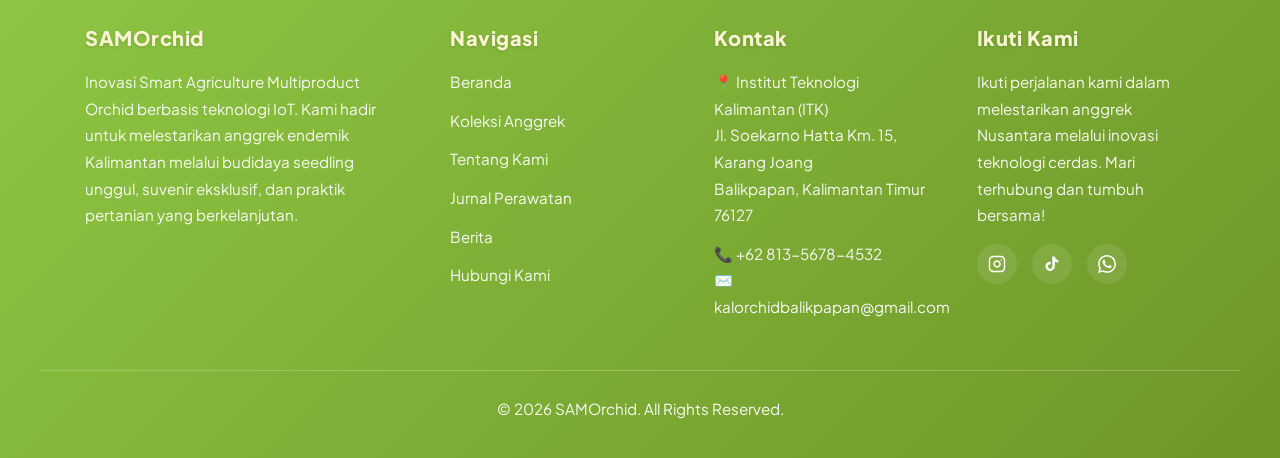
<file: catalog.html>
<!DOCTYPE html>
<html lang="id">

<head>
    <!-- Google tag (gtag.js) -->
<script async src="https://www.googletagmanager.com/gtag/js?id=G-B2L4GMVS6W"></script>
<script>
  window.dataLayer = window.dataLayer || [];
  function gtag(){dataLayer.push(arguments);}
  gtag('js', new Date());

  gtag('config', 'G-B2L4GMVS6W');
</script>
    <meta charset="UTF-8">
    <meta name="viewport" content="width=device-width, initial-scale=1.0">
    <meta http-equiv="X-UA-Compatible" content="ie=edge">

    
    <meta name="description" content="SAMOrchid — Koleksi anggrek premium pilihan dengan kualitas terbaik. Temukan keindahan anggrek eksklusif untuk melengkapi ruang Anda.">
    <meta name="keywords" content="anggrek, orchid, tanaman hias, bunga anggrek, SAMOrchid, premium orchid">
    <meta name="author" content="SAMOrchid">
    <meta name="robots" content="index, follow">

    
    <meta property="og:title" content="Koleksi Anggrek — SAMOrchid">
    <meta property="og:description" content="SAMOrchid — Koleksi anggrek premium pilihan dengan kualitas terbaik.">
    <meta property="og:type" content="website">
    <meta property="og:locale" content="id_ID">

    <title>Koleksi Anggrek — SAMOrchid</title>

    
    <link rel="icon" type="image/png" href="assets/images/favicon.png">

    
    <link rel="preconnect" href="https://fonts.googleapis.com">
    <link rel="preconnect" href="https://fonts.gstatic.com" crossorigin>
    <link href="https://fonts.googleapis.com/css2?family=Cormorant+Garamond:ital,wght@0,300;0,400;0,600;1,300;1,400&family=Plus+Jakarta+Sans:wght@300;400;600;800&display=swap" rel="stylesheet">

    
    <link rel="stylesheet" href="assets/css/samorchid.css">

    
    </head>
<body>

    
    <div class="menu-overlay" id="menuOverlay"></div>

<header>
    <div class="header-content">
        <!-- 1. Mobile Menu Button (Left on mobile, hidden on desktop) -->
        <div class="menu-btn mobile-only"></div>

        <!-- 2. Logo Text (Center on mobile, Left on desktop) -->
        <a href="index.html" class="logo-link" style="text-decoration:none;">
            <img src="assets/images/logo-text-samorchid.png" alt="SamOrchid" class="logo-text-img">
        </a>
        
        <!-- 3. Desktop Nav (Center on desktop, hidden on mobile) -->
        <nav class="nav-links">
            <a href="index.html" class="">Beranda</a>
            <a href="catalog.html" class="active-link">Koleksi Anggrek</a>
            <a href="about.html" class="">Tentang Kami</a>
            <a href="journal.html" class="">Jurnal Perawatan</a>
            <a href="news.html" class="">Berita</a>
            <a href="contact.html" class="">Hubungi Kami</a>
        </nav>
        
        <!-- 4. Logo Image (Right) -->
        <a href="index.html" class="logo-img-link">
             <img src="assets/images/logo-samorchid.png" alt="SAMOrchid Logo" class="logo-img" style="height: 45px; display: block;">
        </a>
    </div>
</header>

<!-- Mobile Nav Dropdown -->
<nav class="mobile-nav">
    <a href="index.html" class="">Beranda</a>
    <a href="catalog.html" class="active-link">Koleksi Anggrek</a>
    <a href="about.html" class="">Tentang Kami</a>
    <a href="journal.html" class="">Jurnal Perawatan</a>
    <a href="news.html" class="">Berita</a>
    <a href="contact.html" class="">Hubungi Kami</a>
</nav>
    
    <main>
        

<style>
    /* CSS tambahan ini bisa kamu pindahkan ke file .css utama kamu nanti */
    .page-hero-modern {
        position: relative;
        background-size: cover;
        background-position: center;
        border-radius: 24px;
        margin: 120px auto 5px auto;
        max-width: 90%; /* Memberikan ruang di sisi kiri & kanan */
        min-height: 380px; /* Tinggi proporsional */
        display: flex;
        align-items: center;
        justify-content: center;
        text-align: center;
        overflow: hidden;
        box-shadow: 0 15px 40px rgba(0, 0, 0, 0.15);
    }

    .hero-overlay-modern {
        position: absolute;
        top: 0; left: 0; right: 0; bottom: 0;
        /* Gradient gelap ke terang untuk kontras teks yang sempurna */
        background: linear-gradient(to bottom, rgba(0,0,0,0.65), rgba(0,40,0,0.3));
        z-index: 1;
    }

    .hero-content-modern {
        position: relative;
        z-index: 2;
        color: #ffffff;
        padding: 2rem;
    }

    .hero-content-modern h1 {
        font-size: 3.5rem;
        margin-bottom: 0.5rem;
        font-weight: 300;
        text-shadow: 2px 2px 8px rgba(0,0,0,0.5);
    }

    .hero-content-modern h1 strong {
        font-weight: 700;
        color: #d4edda; /* Sentuhan warna hijau pastel yang lembut */
    }

    .hero-content-modern .hero-subtitle {
        font-size: 1.1rem;
        margin-bottom: 2rem;
        color: #eaeaea;
        font-weight: 400;
    }

    /* Efek Glassmorphism untuk Breadcrumb */
    .breadcrumb-modern {
        display: inline-flex;
        background: rgba(255, 255, 255, 0.15);
        backdrop-filter: blur(10px);
        -webkit-backdrop-filter: blur(10px);
        padding: 10px 24px;
        border-radius: 50px;
        font-size: 0.9rem;
        border: 1px solid rgba(255, 255, 255, 0.2);
    }

    .breadcrumb-modern a {
        color: #ffffff;
        text-decoration: none;
        font-weight: 500;
        transition: opacity 0.3s ease;
    }

    .breadcrumb-modern a:hover {
        opacity: 0.7;
    }

    .breadcrumb-separator {
        margin: 0 12px;
        color: rgba(255, 255, 255, 0.6);
    }
</style>

<section class="page-hero-modern" style="background-image: url('assets/images/beranda-hubungi%20kami.png');">
    <div class="hero-overlay-modern"></div> 
    
    <div class="hero-content-modern">
        <h1><strong>Koleksi Anggrek</strong></h1>
        <p class="hero-subtitle">Temukan keindahan abadi dari koleksi anggrek premium kami.</p>
        <nav class="breadcrumb-modern" aria-label="Breadcrumb">
            <a href="index.html">Beranda</a>
            <span class="breadcrumb-separator">&rsaquo;</span>
            <span class="breadcrumb-current">Koleksi</span>
        </nav>
    </div>
</section>


<section class="section-padding catalog-section">
    <div class="container">

        
        <div class="filter-tabs scroll-reveal">
            <button class="btn-filter active" data-filter="all">Semua</button>
            <button class="btn-filter" data-filter="seedling">Seedling</button>
            <button class="btn-filter" data-filter="souvenir">Souvenir</button>
            <button class="btn-filter" data-filter="gift">Gift Package</button>
        </div>

        
        <div class="product-grid" id="productGrid">

            

            
            <div class="product-card scroll-reveal" data-category="seedling" style="transition-delay: 0.05s;">
                <div class="card-image">
                    <img src="assets/images/catalog-seddling.jpg" alt="Dendrobium Anosmum Seedling" loading="lazy">
                </div>
                <div class="card-body">
                    <span class="card-category">SEEDLING</span>
                    <h3>Dendrobium Seedling</h3>
                    <p>Bibit Dendrobium berkualitas tinggi dengan aroma khas yang memukau. Cocok untuk kolektor yang menghargai keharuman alami.</p>
                    <div class="card-price">Rp 30.000</div>
                    <div class="card-actions">
                        <a href="https://wa.me/6281356784532?text=Halo%20SAMOrchid%2C%20saya%20ingin%20memesan%20Dendrobium%20Anosmum%20Seedling" class="btn-whatsapp" target="_blank" rel="noopener noreferrer">Pesan</a>
                    
                    </div>
                </div>
            </div>

        

            

            
            <div class="product-card scroll-reveal" data-category="souvenir" style="transition-delay: 0.05s;">
                <div class="card-image">
                    <img src="assets/images/souvenir.jpeg" alt="Mini Orchid Souvenir" loading="lazy">
                </div>
                <div class="card-body">
                    <span class="card-category">SOUVENIR</span>
                    <h3>Orchid Souvenir</h3>
                    <p>Souvenir anggrek mini yang menawan dalam pot keramik eksklusif. Sempurna untuk acara pernikahan dan gathering.</p>
                    <div class="card-price">Rp 45.000</div>
                    <div class="card-actions">
                        <a href="https://wa.me/6281356784532?text=Halo%20SAMOrchid%2C%20saya%20ingin%20memesan%20Mini%20Orchid%20Souvenir" class="btn-whatsapp" target="_blank" rel="noopener noreferrer">Pesan</a>
                    </div>
                </div>
            </div>



            

            
            <div class="product-card scroll-reveal" data-category="gift" style="transition-delay: 0.05s;">
                <div class="card-image">
                    <img src="assets/images/gift.jpeg" alt="Orchid Elegance Gift Box" loading="lazy">
                </div>
                <div class="card-body">
                    <span class="card-category">GIFT PACKAGE</span>
                    <h3>Orchid Elegance Gift Box</h3>
                    <p>Kotak hadiah premium berisi anggrek pilihan dengan aksesoris perawatan lengkap. Kemasan elegan yang siap menjadi hadiah istimewa.</p>
                    <div class="card-price">Rp 65.000</div>
                    <div class="card-actions">
                        <a href="https://wa.me/6281356784532?text=Halo%20SAMOrchid%2C%20saya%20ingin%20memesan%20Orchid%20Elegance%20Gift%20Box" class="btn-whatsapp" target="_blank" rel="noopener noreferrer">Pesan</a>
                       
                    </div>
                </div>
            </div>

           

        </div>

    </div>
</section>


<script>
    document.addEventListener('DOMContentLoaded', function() {
        const filterBtns = document.querySelectorAll('.btn-filter');
        const productCards = document.querySelectorAll('.product-card');

        filterBtns.forEach(btn => {
            btn.addEventListener('click', () => {
                // Hapus class active dari semua tombol
                filterBtns.forEach(b => b.classList.remove('active'));
                // Tambahkan class active ke tombol yang diklik
                btn.classList.add('active');

                const filterValue = btn.getAttribute('data-filter');

                productCards.forEach(card => {
                    if (filterValue === 'all' || card.getAttribute('data-category') === filterValue) {
                        card.style.display = 'block';
                        setTimeout(() => {
                            card.style.opacity = '1';
                            card.style.transform = 'scale(1)';
                        }, 50);
                    } else {
                        card.style.opacity = '0';
                        card.style.transform = 'scale(0.9)';
                        setTimeout(() => {
                            card.style.display = 'none';
                        }, 300); // Sesuaikan dengan durasi animasi CSS
                    }
                });
            });
        });
    });
</script>

    </main>

    
    <footer>
    <div class="footer-container">

        
        <div class="footer-col">
            <h3>SAMOrchid</h3>
            <p>
                Inovasi Smart Agriculture Multiproduct Orchid berbasis teknologi IoT. Kami hadir untuk melestarikan anggrek endemik Kalimantan melalui budidaya seedling unggul, suvenir eksklusif, dan praktik pertanian yang berkelanjutan.
            </p>
        </div>

        
        <div class="footer-col">
            <h3>Navigasi</h3>
            <ul>
                <li><a href="index.html">Beranda</a></li>
                <li><a href="catalog.html">Koleksi Anggrek</a></li>
                <li><a href="about.html">Tentang Kami</a></li>
                <li><a href="journal.html">Jurnal Perawatan</a></li>
                <li><a href="news.html">Berita</a></li>
                <li><a href="contact.html">Hubungi Kami</a></li>
            </ul>
        </div>

        
        <div class="footer-col">
            <h3>Kontak</h3>
            <p>
                📍 Institut Teknologi Kalimantan (ITK)<br>
                Jl. Soekarno Hatta Km. 15, Karang Joang<br>
                Balikpapan, Kalimantan Timur 76127
            </p>
            <p style="margin-top: 12px;">
                📞 +62 813-5678-4532<br>
                ✉️ kalorchidbalikpapan@gmail.com
            </p>
        </div>

        
       <div class="footer-col">
    <h3>Ikuti Kami</h3>
    <p>Ikuti perjalanan kami dalam melestarikan anggrek Nusantara melalui inovasi teknologi cerdas. Mari terhubung dan tumbuh bersama!</p>
    <div class="social-links">
        <!-- Tautan Instagram SAMOrchid -->
        <a href="https://www.instagram.com/samorchid_official?igsh=MW9wNzVmNXBsNmt6ZQ%3D%3D&utm_source=qr" target="_blank" rel="noopener noreferrer" aria-label="Instagram">
            <svg xmlns="http://www.w3.org/2000/svg" width="18" height="18" viewBox="0 0 24 24" fill="none" stroke="currentColor" stroke-width="2" stroke-linecap="round" stroke-linejoin="round">
                <rect x="2" y="2" width="20" height="20" rx="5" ry="5"></rect>
                <path d="M16 11.37A4 4 0 1 1 12.63 8 4 4 0 0 1 16 11.37z"></path>
                <line x1="17.5" y1="6.5" x2="17.51" y2="6.5"></line>
            </svg>
        </a>
        
        <!-- Tautan TikTok SAMOrchid -->
        <a href="https://www.tiktok.com/@samorchid.bibit.anggrek?_r=1&_t=ZS-982fWPN8C19" target="_blank" rel="noopener noreferrer" aria-label="TikTok">
            <svg xmlns="http://www.w3.org/2000/svg" width="18" height="18" viewBox="0 0 24 24" fill="currentColor">
                <path d="M19.59 6.69a4.83 4.83 0 0 1-3.77-4.25V2h-3.45v13.67a2.89 2.89 0 0 1-2.88 2.5 2.89 2.89 0 0 1-2.89-2.89 2.89 2.89 0 0 1 2.89-2.89c.28 0 .54.04.79.1v-3.5a6.37 6.37 0 0 0-.79-.05A6.34 6.34 0 0 0 3.15 15a6.34 6.34 0 0 0 6.34 6.34 6.34 6.34 0 0 0 6.34-6.34V8.75a8.18 8.18 0 0 0 4.76 1.52v-3.4a4.85 4.85 0 0 1-1-.18z"/>
            </svg>
        </a>
        
        <!-- Tautan WhatsApp SAMOrchid (Format 62 untuk kode negara) -->
        <a href="https://wa.me/6281356784532" target="_blank" rel="noopener noreferrer" aria-label="WhatsApp">
            <svg xmlns="http://www.w3.org/2000/svg" width="18" height="18" viewBox="0 0 24 24" fill="currentColor">
                <path d="M17.472 14.382c-.297-.149-1.758-.867-2.03-.967-.273-.099-.471-.148-.67.15-.197.297-.767.966-.94 1.164-.173.199-.347.223-.644.075-.297-.15-1.255-.463-2.39-1.475-.883-.788-1.48-1.761-1.653-2.059-.173-.297-.018-.458.13-.606.134-.133.298-.347.446-.52.149-.174.198-.298.298-.497.099-.198.05-.371-.025-.52-.075-.149-.669-1.612-.916-2.207-.242-.579-.487-.5-.669-.51-.173-.008-.371-.01-.57-.01-.198 0-.52.074-.792.372-.272.297-1.04 1.016-1.04 2.479 0 1.462 1.065 2.875 1.213 3.074.149.198 2.096 3.2 5.077 4.487.709.306 1.262.489 1.694.625.712.227 1.36.195 1.871.118.571-.085 1.758-.719 2.006-1.413.248-.694.248-1.289.173-1.413-.074-.124-.272-.198-.57-.347m-5.421 7.403h-.004a9.87 9.87 0 01-5.031-1.378l-.361-.214-3.741.982.998-3.648-.235-.374a9.86 9.86 0 01-1.51-5.26c.001-5.45 4.436-9.884 9.888-9.884 2.64 0 5.122 1.03 6.988 2.898a9.825 9.825 0 012.893 6.994c-.003 5.45-4.437 9.884-9.885 9.884m8.413-18.297A11.815 11.815 0 0012.05 0C5.495 0 .16 5.335.157 11.892c0 2.096.547 4.142 1.588 5.945L.057 24l6.305-1.654a11.882 11.882 0 005.683 1.448h.005c6.554 0 11.89-5.335 11.893-11.893a11.821 11.821 0 00-3.48-8.413z"/>
            </svg>
        </a>
    </div>
</div>

    </div>

    
    <div class="footer-bottom">
        <p>&copy; 2026 SAMOrchid. All Rights Reserved.</p>
    </div>
</footer>

    
    <script src="assets/js/samorchid.js"></script>

    
    
</body>
</html>
</file>
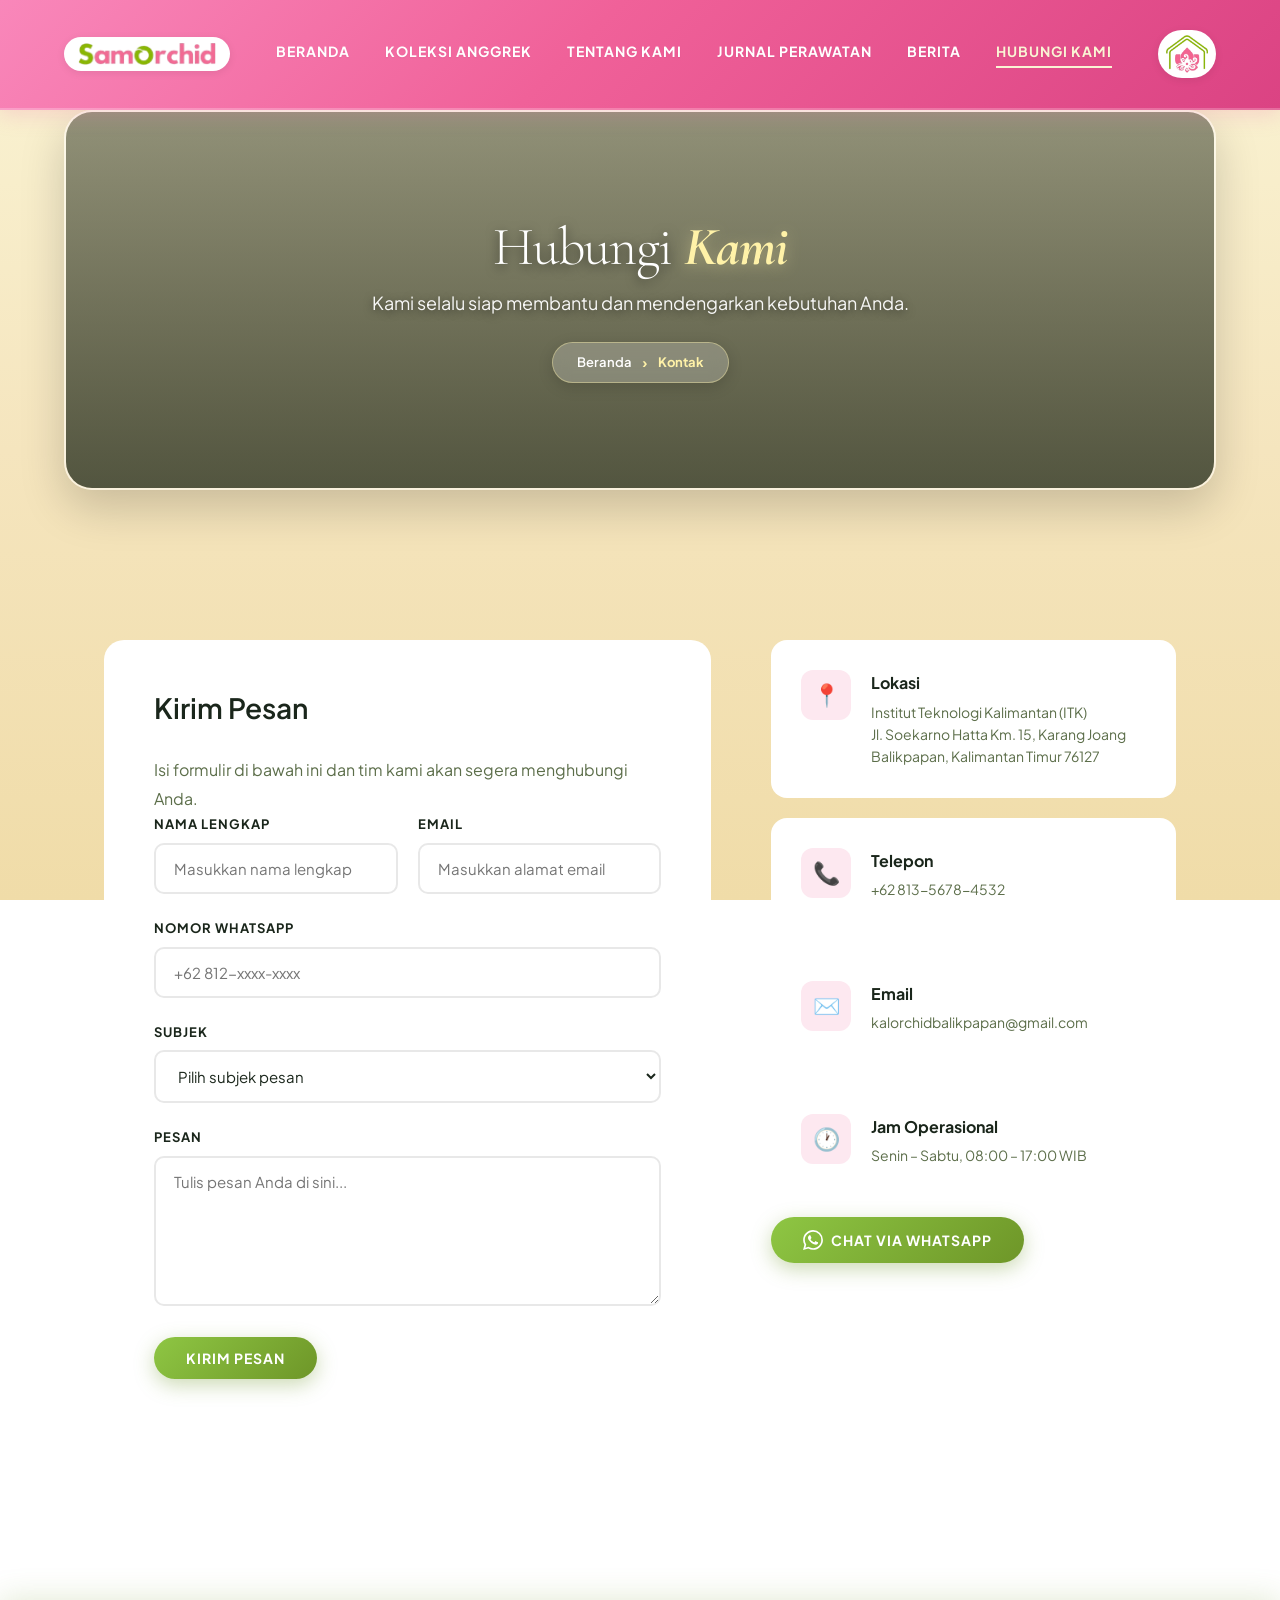
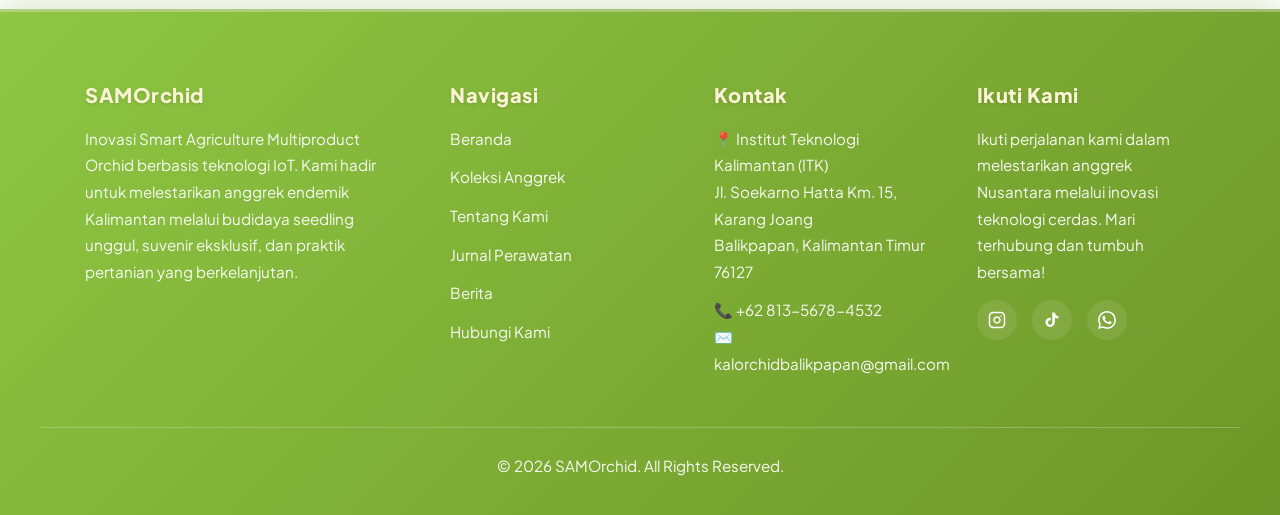
<file: contact.html>
<!DOCTYPE html>
<html lang="id">

<head>
    <!-- Google tag (gtag.js) -->
<script async src="https://www.googletagmanager.com/gtag/js?id=G-B2L4GMVS6W"></script>
<script>
  window.dataLayer = window.dataLayer || [];
  function gtag(){dataLayer.push(arguments);}
  gtag('js', new Date());

  gtag('config', 'G-B2L4GMVS6W');
</script>
    <meta charset="UTF-8">
    <meta name="viewport" content="width=device-width, initial-scale=1.0">
    <meta http-equiv="X-UA-Compatible" content="ie=edge">

    
    <meta name="description" content="SAMOrchid — Koleksi anggrek premium pilihan dengan kualitas terbaik. Temukan keindahan anggrek eksklusif untuk melengkapi ruang Anda.">
    <meta name="keywords" content="anggrek, orchid, tanaman hias, bunga anggrek, SAMOrchid, premium orchid">
    <meta name="author" content="SAMOrchid">
    <meta name="robots" content="index, follow">

    
    <meta property="og:title" content="Hubungi Kami - SAMOrchid">
    <meta property="og:description" content="SAMOrchid — Koleksi anggrek premium pilihan dengan kualitas terbaik.">
    <meta property="og:type" content="website">
    <meta property="og:locale" content="id_ID">

    <title>Hubungi Kami - SAMOrchid</title>

    
    <link rel="icon" type="image/png" href="assets/images/favicon.png">

    
    <link rel="preconnect" href="https://fonts.googleapis.com">
    <link rel="preconnect" href="https://fonts.gstatic.com" crossorigin>
    <link href="https://fonts.googleapis.com/css2?family=Cormorant+Garamond:ital,wght@0,300;0,400;0,600;1,300;1,400&family=Plus+Jakarta+Sans:wght@300;400;600;800&display=swap" rel="stylesheet">

    
    <link rel="stylesheet" href="assets/css/samorchid.css">

    
    </head>
<body>

    
    <div class="menu-overlay" id="menuOverlay"></div>

<header>
    <div class="header-content">
        <!-- 1. Mobile Menu Button (Left on mobile, hidden on desktop) -->
        <div class="menu-btn mobile-only"></div>

        <!-- 2. Logo Text (Center on mobile, Left on desktop) -->
        <a href="index.html" class="logo-link" style="text-decoration:none;">
            <img src="assets/images/logo-text-samorchid.png" alt="SamOrchid" class="logo-text-img">
        </a>
        
        <!-- 3. Desktop Nav (Center on desktop, hidden on mobile) -->
        <nav class="nav-links">
            <a href="index.html" class="">Beranda</a>
            <a href="catalog.html" class="">Koleksi Anggrek</a>
            <a href="about.html" class="">Tentang Kami</a>
            <a href="journal.html" class="">Jurnal Perawatan</a>
            <a href="news.html" class="">Berita</a>
            <a href="contact.html" class="active-link">Hubungi Kami</a>
        </nav>
        
        <!-- 4. Logo Image (Right) -->
        <a href="index.html" class="logo-img-link">
             <img src="assets/images/logo-samorchid.png" alt="SAMOrchid Logo" class="logo-img" style="height: 45px; display: block;">
        </a>
    </div>
</header>

<!-- Mobile Nav Dropdown -->
<nav class="mobile-nav">
    <a href="index.html" class="">Beranda</a>
    <a href="catalog.html" class="">Koleksi Anggrek</a>
    <a href="about.html" class="">Tentang Kami</a>
    <a href="journal.html" class="">Jurnal Perawatan</a>
    <a href="news.html" class="">Berita</a>
    <a href="contact.html" class="active-link">Hubungi Kami</a>
</nav>
    
    <main>
        
<style>
    /* CSS tambahan ini bisa kamu pindahkan ke file .css utama kamu nanti */
    .page-hero-modern {
        position: relative;
        background-size: cover;
        background-position: center;
        border-radius: 24px;
        margin: 120px auto 5px auto;
        max-width: 90%; /* Memberikan ruang di sisi kiri & kanan */
        min-height: 380px; /* Tinggi proporsional */
        display: flex;
        align-items: center;
        justify-content: center;
        text-align: center;
        overflow: hidden;
        box-shadow: 0 15px 40px rgba(0, 0, 0, 0.15);
    }

    .hero-overlay-modern {
        position: absolute;
        top: 0; left: 0; right: 0; bottom: 0;
        /* Gradient gelap ke terang untuk kontras teks yang sempurna */
        background: linear-gradient(to bottom, rgba(0,0,0,0.65), rgba(0,40,0,0.3));
        z-index: 1;
    }

    .hero-content-modern {
        position: relative;
        z-index: 2;
        color: #ffffff;
        padding: 2rem;
    }

    .hero-content-modern h1 {
        font-size: 3.5rem;
        margin-bottom: 0.5rem;
        font-weight: 300;
        text-shadow: 2px 2px 8px rgba(0,0,0,0.5);
    }

    .hero-content-modern h1 strong {
        font-weight: 700;
        color: #d4edda; /* Sentuhan warna hijau pastel yang lembut */
    }

    .hero-content-modern .hero-subtitle {
        font-size: 1.1rem;
        margin-bottom: 2rem;
        color: #eaeaea;
        font-weight: 400;
    }

    /* Efek Glassmorphism untuk Breadcrumb */
    .breadcrumb-modern {
        display: inline-flex;
        background: rgba(255, 255, 255, 0.15);
        backdrop-filter: blur(10px);
        -webkit-backdrop-filter: blur(10px);
        padding: 10px 24px;
        border-radius: 50px;
        font-size: 0.9rem;
        border: 1px solid rgba(255, 255, 255, 0.2);
    }

    .breadcrumb-modern a {
        color: #ffffff;
        text-decoration: none;
        font-weight: 500;
        transition: opacity 0.3s ease;
    }

    .breadcrumb-modern a:hover {
        opacity: 0.7;
    }

    .breadcrumb-separator {
        margin: 0 12px;
        color: rgba(255, 255, 255, 0.6);
    }
</style>

   
<section class="page-hero-modern" style="background-image: url('https://images.unsplash.com/photo-1525310072745-f49212b5ac6d?w=1600');">
    
    
    <div class="hero-overlay-modern"></div>
    
    
    <div class="hero-content-modern">
        <h1>Hubungi <strong>Kami</strong></h1>
        
        
        <p class="hero-subtitle">Kami selalu siap membantu dan mendengarkan kebutuhan Anda.</p>
        
        
        <nav class="breadcrumb-modern" aria-label="Breadcrumb">
            <a href="contact.html">Beranda</a>
            <span class="breadcrumb-separator">&rsaquo;</span>
            <span class="breadcrumb-current">Kontak</span>
        </nav>
    </div>
</section>

    
    
    
    <section class="section-padding">
        <div class="container">
            <div class="contact-wrapper">

                
                <div class="contact-form scroll-reveal">
                    <h3>Kirim Pesan</h3>
                    <p>Isi formulir di bawah ini dan tim kami akan segera menghubungi Anda.</p>

                    <form>
                        <div class="form-row">
                            <div class="form-group">
                                <label for="contact-name">Nama Lengkap</label>
                                <input type="text" id="contact-name" name="name" placeholder="Masukkan nama lengkap" required>
                            </div>
                            <div class="form-group">
                                <label for="contact-email">Email</label>
                                <input type="email" id="contact-email" name="email" placeholder="Masukkan alamat email" required>
                            </div>
                        </div>

                        <div class="form-group">
                            <label for="contact-phone">Nomor WhatsApp</label>
                            <input type="tel" id="contact-phone" name="phone" placeholder="+62 812-xxxx-xxxx">
                        </div>

                        <div class="form-group">
                            <label for="contact-subject">Subjek</label>
                            <select id="contact-subject" name="subject" required>
                                <option value="" disabled selected>Pilih subjek pesan</option>
                                <option value="konsultasi">Konsultasi Anggrek</option>
                                <option value="pemesanan">Pemesanan Produk</option>
                                <option value="kerjasama">Kerjasama Bisnis</option>
                                <option value="lainnya">Lainnya</option>
                            </select>
                        </div>

                        <div class="form-group">
                            <label for="contact-message">Pesan</label>
                            <textarea id="contact-message" name="message" rows="5" placeholder="Tulis pesan Anda di sini..." required></textarea>
                        </div>

                        <button type="submit" class="btn-primary">Kirim Pesan</button>
                    </form>
                </div>

                
                <div class="contact-info scroll-reveal" style="--reveal-delay: 0.15s;">

                    <div class="info-card">
                        <span class="info-icon" aria-hidden="true">📍</span>
                        <div class="info-content">
                            <h4>Lokasi</h4>
                            <p> Institut Teknologi Kalimantan (ITK)<br>Jl. Soekarno Hatta Km. 15, Karang Joang<br>Balikpapan, Kalimantan Timur 76127</p>
                        </div>
                    </div>

                    <div class="info-card">
                        <span class="info-icon" aria-hidden="true">📞</span>
                        <div class="info-content">
                            <h4>Telepon</h4>
                            <p><a href="tel:+6281356784532">+62 813-5678-4532</a></p>
                        </div>
                    </div>

                    <div class="info-card">
                        <span class="info-icon" aria-hidden="true">✉️</span>
                        <div class="info-content">
                            <h4>Email</h4>
                            <p><a href="mailto:hello@samorchid.com">kalorchidbalikpapan@gmail.com</a></p>
                        </div>
                    </div>

                    <div class="info-card">
                        <span class="info-icon" aria-hidden="true">🕐</span>
                        <div class="info-content">
                            <h4>Jam Operasional</h4>
                            <p>Senin – Sabtu, 08:00 – 17:00 WIB</p>
                        </div>
                    </div>

                    <a href="https://wa.me/6281356784532" target="_blank" rel="noopener noreferrer" class="btn-whatsapp">
                        Chat via WhatsApp
                    </a>
                </div>

            </div>
        </div>
    </section>

    </main>

    
    <footer>
    <div class="footer-container">

        
        <div class="footer-col">
            <h3>SAMOrchid</h3>
            <p>
                Inovasi Smart Agriculture Multiproduct Orchid berbasis teknologi IoT. Kami hadir untuk melestarikan anggrek endemik Kalimantan melalui budidaya seedling unggul, suvenir eksklusif, dan praktik pertanian yang berkelanjutan.
            </p>
        </div>

        
         <div class="footer-col">
            <h3>Navigasi</h3>
            <ul>
                <li><a href="index.html">Beranda</a></li>
                <li><a href="catalog.html">Koleksi Anggrek</a></li>
                <li><a href="about.html">Tentang Kami</a></li>
                <li><a href="journal.html">Jurnal Perawatan</a></li>
                <li><a href="news.html">Berita</a></li>
                <li><a href="contact.html">Hubungi Kami</a></li>
            </ul>
        </div>

        
        <div class="footer-col">
            <h3>Kontak</h3>
            <p>
                📍 Institut Teknologi Kalimantan (ITK)<br>
                Jl. Soekarno Hatta Km. 15, Karang Joang<br>
                Balikpapan, Kalimantan Timur 76127
            </p>
            <p style="margin-top: 12px;">
                📞 +62 813-5678-4532<br>
                ✉️ kalorchidbalikpapan@gmail.com
            </p>
        </div>

        
       <div class="footer-col">
    <h3>Ikuti Kami</h3>
    <p>Ikuti perjalanan kami dalam melestarikan anggrek Nusantara melalui inovasi teknologi cerdas. Mari terhubung dan tumbuh bersama!</p>
    <div class="social-links">
        <!-- Tautan Instagram SAMOrchid -->
        <a href="https://www.instagram.com/samorchid_official?igsh=MW9wNzVmNXBsNmt6ZQ%3D%3D&utm_source=qr" target="_blank" rel="noopener noreferrer" aria-label="Instagram">
            <svg xmlns="http://www.w3.org/2000/svg" width="18" height="18" viewBox="0 0 24 24" fill="none" stroke="currentColor" stroke-width="2" stroke-linecap="round" stroke-linejoin="round">
                <rect x="2" y="2" width="20" height="20" rx="5" ry="5"></rect>
                <path d="M16 11.37A4 4 0 1 1 12.63 8 4 4 0 0 1 16 11.37z"></path>
                <line x1="17.5" y1="6.5" x2="17.51" y2="6.5"></line>
            </svg>
        </a>
        
        <!-- Tautan TikTok SAMOrchid -->
        <a href="https://www.tiktok.com/@samorchid.bibit.anggrek?_r=1&_t=ZS-982fWPN8C19" target="_blank" rel="noopener noreferrer" aria-label="TikTok">
            <svg xmlns="http://www.w3.org/2000/svg" width="18" height="18" viewBox="0 0 24 24" fill="currentColor">
                <path d="M19.59 6.69a4.83 4.83 0 0 1-3.77-4.25V2h-3.45v13.67a2.89 2.89 0 0 1-2.88 2.5 2.89 2.89 0 0 1-2.89-2.89 2.89 2.89 0 0 1 2.89-2.89c.28 0 .54.04.79.1v-3.5a6.37 6.37 0 0 0-.79-.05A6.34 6.34 0 0 0 3.15 15a6.34 6.34 0 0 0 6.34 6.34 6.34 6.34 0 0 0 6.34-6.34V8.75a8.18 8.18 0 0 0 4.76 1.52v-3.4a4.85 4.85 0 0 1-1-.18z"/>
            </svg>
        </a>
        
        <!-- Tautan WhatsApp SAMOrchid (Format 62 untuk kode negara) -->
        <a href="https://wa.me/6281356784532" target="_blank" rel="noopener noreferrer" aria-label="WhatsApp">
            <svg xmlns="http://www.w3.org/2000/svg" width="18" height="18" viewBox="0 0 24 24" fill="currentColor">
                <path d="M17.472 14.382c-.297-.149-1.758-.867-2.03-.967-.273-.099-.471-.148-.67.15-.197.297-.767.966-.94 1.164-.173.199-.347.223-.644.075-.297-.15-1.255-.463-2.39-1.475-.883-.788-1.48-1.761-1.653-2.059-.173-.297-.018-.458.13-.606.134-.133.298-.347.446-.52.149-.174.198-.298.298-.497.099-.198.05-.371-.025-.52-.075-.149-.669-1.612-.916-2.207-.242-.579-.487-.5-.669-.51-.173-.008-.371-.01-.57-.01-.198 0-.52.074-.792.372-.272.297-1.04 1.016-1.04 2.479 0 1.462 1.065 2.875 1.213 3.074.149.198 2.096 3.2 5.077 4.487.709.306 1.262.489 1.694.625.712.227 1.36.195 1.871.118.571-.085 1.758-.719 2.006-1.413.248-.694.248-1.289.173-1.413-.074-.124-.272-.198-.57-.347m-5.421 7.403h-.004a9.87 9.87 0 01-5.031-1.378l-.361-.214-3.741.982.998-3.648-.235-.374a9.86 9.86 0 01-1.51-5.26c.001-5.45 4.436-9.884 9.888-9.884 2.64 0 5.122 1.03 6.988 2.898a9.825 9.825 0 012.893 6.994c-.003 5.45-4.437 9.884-9.885 9.884m8.413-18.297A11.815 11.815 0 0012.05 0C5.495 0 .16 5.335.157 11.892c0 2.096.547 4.142 1.588 5.945L.057 24l6.305-1.654a11.882 11.882 0 005.683 1.448h.005c6.554 0 11.89-5.335 11.893-11.893a11.821 11.821 0 00-3.48-8.413z"/>
            </svg>
        </a>
    </div>
</div>

    </div>

    
    <div class="footer-bottom">
        <p>&copy; 2026 SAMOrchid. All Rights Reserved.</p>
    </div>
</footer>

    
    <script src="assets/js/samorchid.js"></script>

    
    
</body>
</html>
</file>
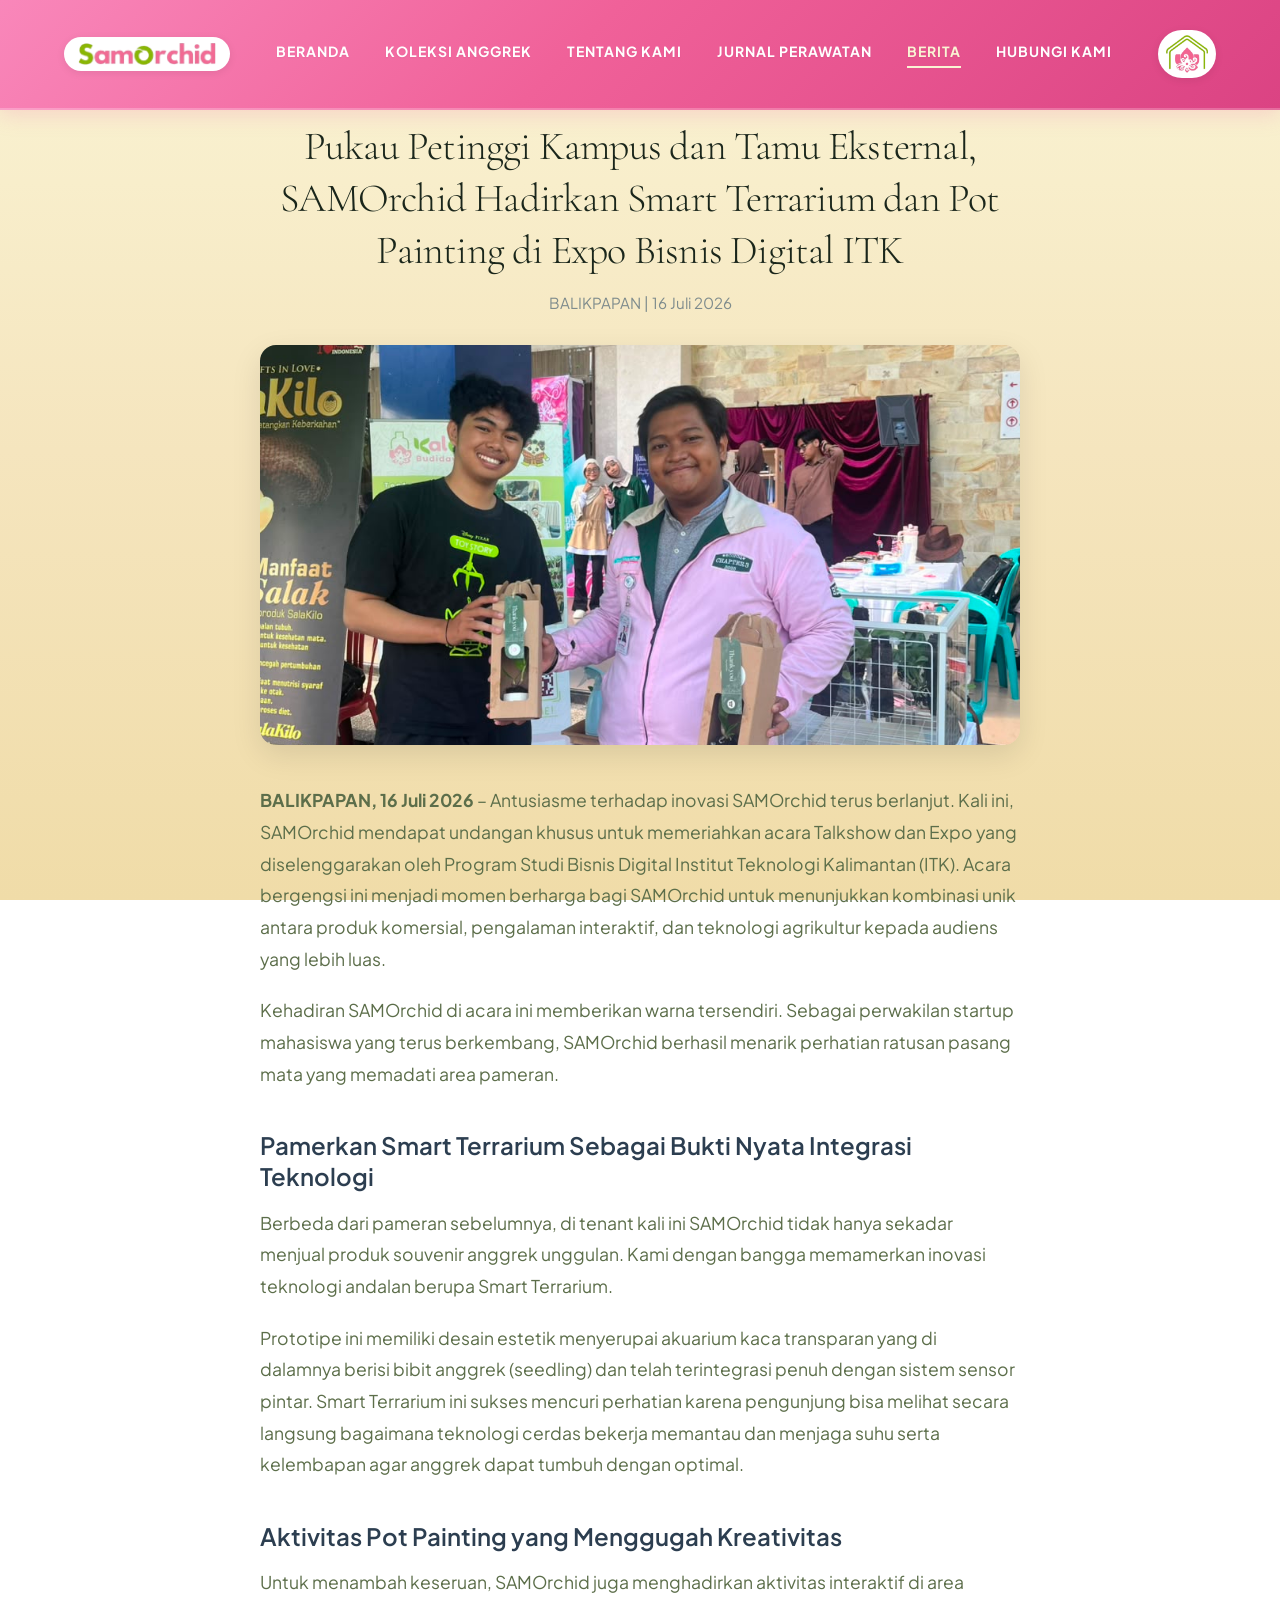
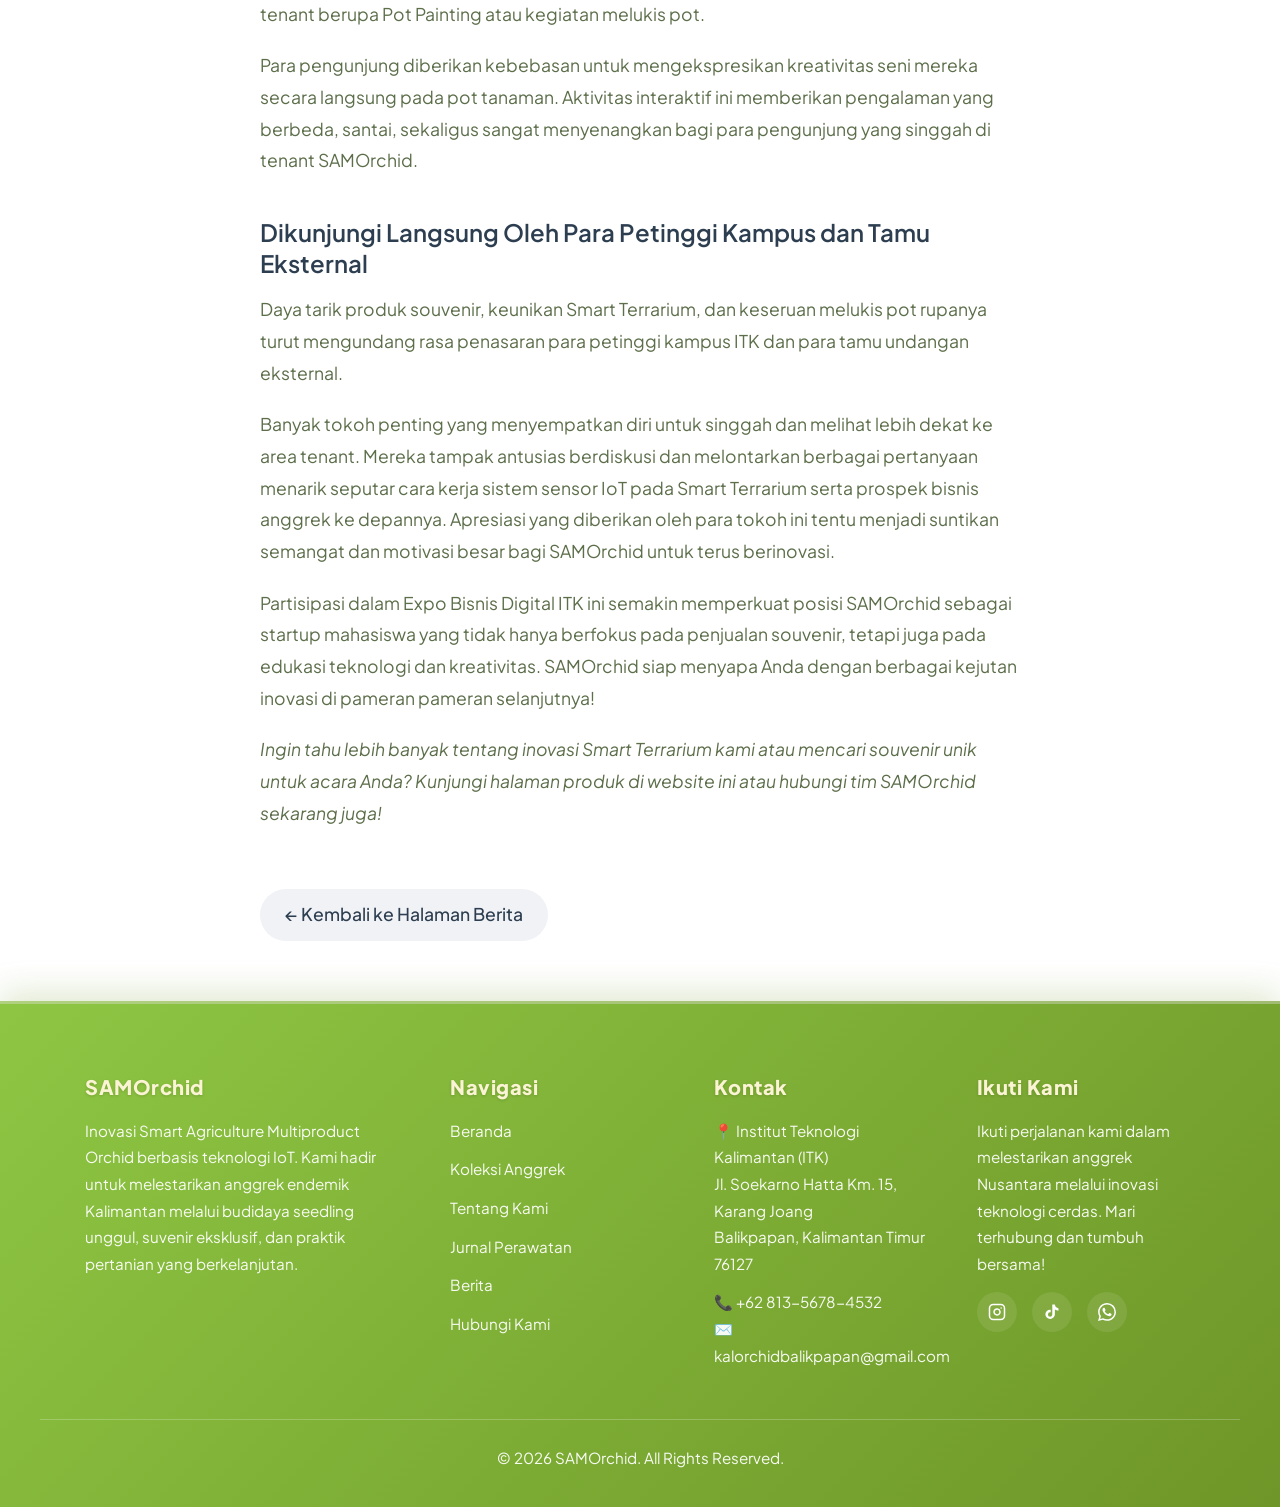
<file: news-detail-expo-bisdig.html>
<!DOCTYPE html>
<html lang="id">

<head>
    <!-- Google tag (gtag.js) -->
<script async src="https://www.googletagmanager.com/gtag/js?id=G-B2L4GMVS6W"></script>
<script>
  window.dataLayer = window.dataLayer || [];
  function gtag(){dataLayer.push(arguments);}
  gtag('js', new Date());

  gtag('config', 'G-B2L4GMVS6W');
</script>
    <meta charset="UTF-8">
    <meta name="viewport" content="width=device-width, initial-scale=1.0">
    <meta http-equiv="X-UA-Compatible" content="ie=edge">

    
    <meta name="description" content="SAMOrchid — Koleksi anggrek premium pilihan dengan kualitas terbaik. Temukan keindahan anggrek eksklusif untuk melengkapi ruang Anda.">
    <meta name="keywords" content="anggrek, orchid, tanaman hias, bunga anggrek, SAMOrchid, premium orchid">
    <meta name="author" content="SAMOrchid">
    <meta name="robots" content="index, follow">

    
    <meta property="og:title" content="SAMOrchid di Expo Bisnis Digital ITK - Detail Berita">
    <meta property="og:description" content="SAMOrchid — Koleksi anggrek premium pilihan dengan kualitas terbaik.">
    <meta property="og:type" content="website">
    <meta property="og:locale" content="id_ID">

    <title>SAMOrchid di Expo Bisnis Digital ITK - Detail Berita</title>

    
    <link rel="icon" type="image/png" href="assets/images/favicon.png">

    
    <link rel="preconnect" href="https://fonts.googleapis.com">
    <link rel="preconnect" href="https://fonts.gstatic.com" crossorigin>
    <link href="https://fonts.googleapis.com/css2?family=Cormorant+Garamond:ital,wght@0,300;0,400;0,600;1,300;1,400&family=Plus+Jakarta+Sans:wght@300;400;600;800&display=swap" rel="stylesheet">

    
    <link rel="stylesheet" href="assets/css/samorchid.css">

    
    </head>
<body>

    
    <div class="menu-overlay" id="menuOverlay"></div>

<header>
    <div class="header-content">
        <!-- 1. Mobile Menu Button (Left on mobile, hidden on desktop) -->
        <div class="menu-btn mobile-only"></div>

        <!-- 2. Logo Text (Center on mobile, Left on desktop) -->
        <a href="index.html" class="logo-link" style="text-decoration:none;">
            <img src="assets/images/logo-text-samorchid.png" alt="SamOrchid" class="logo-text-img">
        </a>
        
        <!-- 3. Desktop Nav (Center on desktop, hidden on mobile) -->
        <nav class="nav-links">
            <a href="index.html" class="">Beranda</a>
            <a href="catalog.html" class="">Koleksi Anggrek</a>
            <a href="about.html" class="">Tentang Kami</a>
            <a href="journal.html" class="">Jurnal Perawatan</a>
            <a href="news.html" class="active-link">Berita</a>
            <a href="contact.html" class="">Hubungi Kami</a>
        </nav>
        
        <!-- 4. Logo Image (Right) -->
        <a href="index.html" class="logo-img-link">
             <img src="assets/images/logo-samorchid.png" alt="SAMOrchid Logo" class="logo-img" style="height: 45px; display: block;">
        </a>
    </div>
</header>

<!-- Mobile Nav Dropdown -->
<nav class="mobile-nav">
    <a href="index.html" class="">Beranda</a>
    <a href="catalog.html" class="">Koleksi Anggrek</a>
    <a href="about.html" class="">Tentang Kami</a>
    <a href="journal.html" class="">Jurnal Perawatan</a>
    <a href="news.html" class="active-link">Berita</a>
    <a href="contact.html" class="">Hubungi Kami</a>
</nav>
    
    <main>
        
<style>
    .article-container {
        max-width: 800px;
        margin: 120px auto 50px auto;
        padding: 0 20px;
    }
    
    .article-header {
        text-align: center;
        margin-bottom: 30px;
    }

    .article-header h1 {
        font-size: 2.5rem;
        line-height: 1.3;
        color: #2c3e50;
        margin-bottom: 15px;
    }

    .article-meta {
        color: #7f8c8d;
        font-size: 0.95rem;
        margin-bottom: 30px;
    }

    .article-featured-image {
        width: 100%;
        max-height: 400px;
        object-fit: cover;
        border-radius: 16px;
        margin-bottom: 40px;
        box-shadow: 0 10px 30px rgba(0,0,0,0.1);
    }

    .article-content {
        font-size: 1.1rem;
        line-height: 1.8;
        color: #444;
    }

    .article-content h3 {
        font-size: 1.5rem;
        color: #2c3e50;
        margin-top: 40px;
        margin-bottom: 15px;
    }

    .article-content p {
        margin-bottom: 20px;
    }

    .back-btn {
        display: inline-block;
        margin-top: 40px;
        padding: 10px 25px;
        background-color: #f1f2f6;
        color: #2c3e50;
        text-decoration: none;
        border-radius: 50px;
        font-weight: 500;
        transition: 0.3s;
    }

    .back-btn:hover {
        background-color: #dfe4ea;
    }
</style>

<div class="article-container">
    <div class="article-header">
        <h1>Pukau Petinggi Kampus dan Tamu Eksternal, SAMOrchid Hadirkan Smart Terrarium dan Pot Painting di Expo Bisnis Digital ITK</h1>
        <div class="article-meta">
            <span>BALIKPAPAN</span> | <span>16 Juli 2026</span>
        </div>
    </div>

    
    <img src="assets/images/berita-econic.jpeg" alt="SAMOrchid Expo Bisnis Digital ITK" class="article-featured-image">

    <div class="article-content">
        <p><strong>BALIKPAPAN, 16 Juli 2026</strong> – Antusiasme terhadap inovasi SAMOrchid terus berlanjut. Kali ini, SAMOrchid mendapat undangan khusus untuk memeriahkan acara Talkshow dan Expo yang diselenggarakan oleh Program Studi Bisnis Digital Institut Teknologi Kalimantan (ITK). Acara bergengsi ini menjadi momen berharga bagi SAMOrchid untuk menunjukkan kombinasi unik antara produk komersial, pengalaman interaktif, dan teknologi agrikultur kepada audiens yang lebih luas.</p>
        
        <p>Kehadiran SAMOrchid di acara ini memberikan warna tersendiri. Sebagai perwakilan startup mahasiswa yang terus berkembang, SAMOrchid berhasil menarik perhatian ratusan pasang mata yang memadati area pameran.</p>

        <h3>Pamerkan Smart Terrarium Sebagai Bukti Nyata Integrasi Teknologi</h3>
        <p>Berbeda dari pameran sebelumnya, di tenant kali ini SAMOrchid tidak hanya sekadar menjual produk souvenir anggrek unggulan. Kami dengan bangga memamerkan inovasi teknologi andalan berupa Smart Terrarium.</p>
        <p>Prototipe ini memiliki desain estetik menyerupai akuarium kaca transparan yang di dalamnya berisi bibit anggrek (seedling) dan telah terintegrasi penuh dengan sistem sensor pintar. Smart Terrarium ini sukses mencuri perhatian karena pengunjung bisa melihat secara langsung bagaimana teknologi cerdas bekerja memantau dan menjaga suhu serta kelembapan agar anggrek dapat tumbuh dengan optimal.</p>

        <h3>Aktivitas Pot Painting yang Menggugah Kreativitas</h3>
        <p>Untuk menambah keseruan, SAMOrchid juga menghadirkan aktivitas interaktif di area tenant berupa Pot Painting atau kegiatan melukis pot.</p>
        <p>Para pengunjung diberikan kebebasan untuk mengekspresikan kreativitas seni mereka secara langsung pada pot tanaman. Aktivitas interaktif ini memberikan pengalaman yang berbeda, santai, sekaligus sangat menyenangkan bagi para pengunjung yang singgah di tenant SAMOrchid.</p>

        <h3>Dikunjungi Langsung Oleh Para Petinggi Kampus dan Tamu Eksternal</h3>
        <p>Daya tarik produk souvenir, keunikan Smart Terrarium, dan keseruan melukis pot rupanya turut mengundang rasa penasaran para petinggi kampus ITK dan para tamu undangan eksternal.</p>
        <p>Banyak tokoh penting yang menyempatkan diri untuk singgah dan melihat lebih dekat ke area tenant. Mereka tampak antusias berdiskusi dan melontarkan berbagai pertanyaan menarik seputar cara kerja sistem sensor IoT pada Smart Terrarium serta prospek bisnis anggrek ke depannya. Apresiasi yang diberikan oleh para tokoh ini tentu menjadi suntikan semangat dan motivasi besar bagi SAMOrchid untuk terus berinovasi.</p>
        <p>Partisipasi dalam Expo Bisnis Digital ITK ini semakin memperkuat posisi SAMOrchid sebagai startup mahasiswa yang tidak hanya berfokus pada penjualan souvenir, tetapi juga pada edukasi teknologi dan kreativitas. SAMOrchid siap menyapa Anda dengan berbagai kejutan inovasi di pameran pameran selanjutnya!</p>
        <p><em>Ingin tahu lebih banyak tentang inovasi Smart Terrarium kami atau mencari souvenir unik untuk acara Anda? Kunjungi halaman produk di website ini atau hubungi tim SAMOrchid sekarang juga!</em></p>

        <a href="news.html" class="back-btn">← Kembali ke Halaman Berita</a>
    </div>
</div>

    </main>

    
    <footer>
    <div class="footer-container">

        
        <div class="footer-col">
            <h3>SAMOrchid</h3>
            <p>
                Inovasi Smart Agriculture Multiproduct Orchid berbasis teknologi IoT. Kami hadir untuk melestarikan anggrek endemik Kalimantan melalui budidaya seedling unggul, suvenir eksklusif, dan praktik pertanian yang berkelanjutan.
            </p>
        </div>

        
        <div class="footer-col">
            <h3>Navigasi</h3>
            <ul>
                <li><a href="index.html">Beranda</a></li>
                <li><a href="catalog.html">Koleksi Anggrek</a></li>
                <li><a href="about.html">Tentang Kami</a></li>
                <li><a href="journal.html">Jurnal Perawatan</a></li>
                <li><a href="news.html">Berita</a></li>
                <li><a href="contact.html">Hubungi Kami</a></li>
            </ul>
        </div>

        
        <div class="footer-col">
            <h3>Kontak</h3>
            <p>
                📍 Institut Teknologi Kalimantan (ITK)<br>
                Jl. Soekarno Hatta Km. 15, Karang Joang<br>
                Balikpapan, Kalimantan Timur 76127
            </p>
            <p style="margin-top: 12px;">
                📞 +62 813-5678-4532<br>
                ✉️ kalorchidbalikpapan@gmail.com
            </p>
        </div>

        
       <div class="footer-col">
    <h3>Ikuti Kami</h3>
    <p>Ikuti perjalanan kami dalam melestarikan anggrek Nusantara melalui inovasi teknologi cerdas. Mari terhubung dan tumbuh bersama!</p>
    <div class="social-links">
        <!-- Tautan Instagram SAMOrchid -->
        <a href="https://www.instagram.com/samorchid_official?igsh=MW9wNzVmNXBsNmt6ZQ%3D%3D&utm_source=qr" target="_blank" rel="noopener noreferrer" aria-label="Instagram">
            <svg xmlns="http://www.w3.org/2000/svg" width="18" height="18" viewBox="0 0 24 24" fill="none" stroke="currentColor" stroke-width="2" stroke-linecap="round" stroke-linejoin="round">
                <rect x="2" y="2" width="20" height="20" rx="5" ry="5"></rect>
                <path d="M16 11.37A4 4 0 1 1 12.63 8 4 4 0 0 1 16 11.37z"></path>
                <line x1="17.5" y1="6.5" x2="17.51" y2="6.5"></line>
            </svg>
        </a>
        
        <!-- Tautan TikTok SAMOrchid -->
        <a href="https://www.tiktok.com/@samorchid.bibit.anggrek?_r=1&_t=ZS-982fWPN8C19" target="_blank" rel="noopener noreferrer" aria-label="TikTok">
            <svg xmlns="http://www.w3.org/2000/svg" width="18" height="18" viewBox="0 0 24 24" fill="currentColor">
                <path d="M19.59 6.69a4.83 4.83 0 0 1-3.77-4.25V2h-3.45v13.67a2.89 2.89 0 0 1-2.88 2.5 2.89 2.89 0 0 1-2.89-2.89 2.89 2.89 0 0 1 2.89-2.89c.28 0 .54.04.79.1v-3.5a6.37 6.37 0 0 0-.79-.05A6.34 6.34 0 0 0 3.15 15a6.34 6.34 0 0 0 6.34 6.34 6.34 6.34 0 0 0 6.34-6.34V8.75a8.18 8.18 0 0 0 4.76 1.52v-3.4a4.85 4.85 0 0 1-1-.18z"/>
            </svg>
        </a>
        
        <!-- Tautan WhatsApp SAMOrchid (Format 62 untuk kode negara) -->
        <a href="https://wa.me/6281356784532" target="_blank" rel="noopener noreferrer" aria-label="WhatsApp">
            <svg xmlns="http://www.w3.org/2000/svg" width="18" height="18" viewBox="0 0 24 24" fill="currentColor">
                <path d="M17.472 14.382c-.297-.149-1.758-.867-2.03-.967-.273-.099-.471-.148-.67.15-.197.297-.767.966-.94 1.164-.173.199-.347.223-.644.075-.297-.15-1.255-.463-2.39-1.475-.883-.788-1.48-1.761-1.653-2.059-.173-.297-.018-.458.13-.606.134-.133.298-.347.446-.52.149-.174.198-.298.298-.497.099-.198.05-.371-.025-.52-.075-.149-.669-1.612-.916-2.207-.242-.579-.487-.5-.669-.51-.173-.008-.371-.01-.57-.01-.198 0-.52.074-.792.372-.272.297-1.04 1.016-1.04 2.479 0 1.462 1.065 2.875 1.213 3.074.149.198 2.096 3.2 5.077 4.487.709.306 1.262.489 1.694.625.712.227 1.36.195 1.871.118.571-.085 1.758-.719 2.006-1.413.248-.694.248-1.289.173-1.413-.074-.124-.272-.198-.57-.347m-5.421 7.403h-.004a9.87 9.87 0 01-5.031-1.378l-.361-.214-3.741.982.998-3.648-.235-.374a9.86 9.86 0 01-1.51-5.26c.001-5.45 4.436-9.884 9.888-9.884 2.64 0 5.122 1.03 6.988 2.898a9.825 9.825 0 012.893 6.994c-.003 5.45-4.437 9.884-9.885 9.884m8.413-18.297A11.815 11.815 0 0012.05 0C5.495 0 .16 5.335.157 11.892c0 2.096.547 4.142 1.588 5.945L.057 24l6.305-1.654a11.882 11.882 0 005.683 1.448h.005c6.554 0 11.89-5.335 11.893-11.893a11.821 11.821 0 00-3.48-8.413z"/>
            </svg>
        </a>
    </div>
</div>

    </div>

    
    <div class="footer-bottom">
        <p>&copy; 2026 SAMOrchid. All Rights Reserved.</p>
    </div>
</footer>

    
    <script src="assets/js/samorchid.js"></script>

    
    
</body>
</html>
</file>
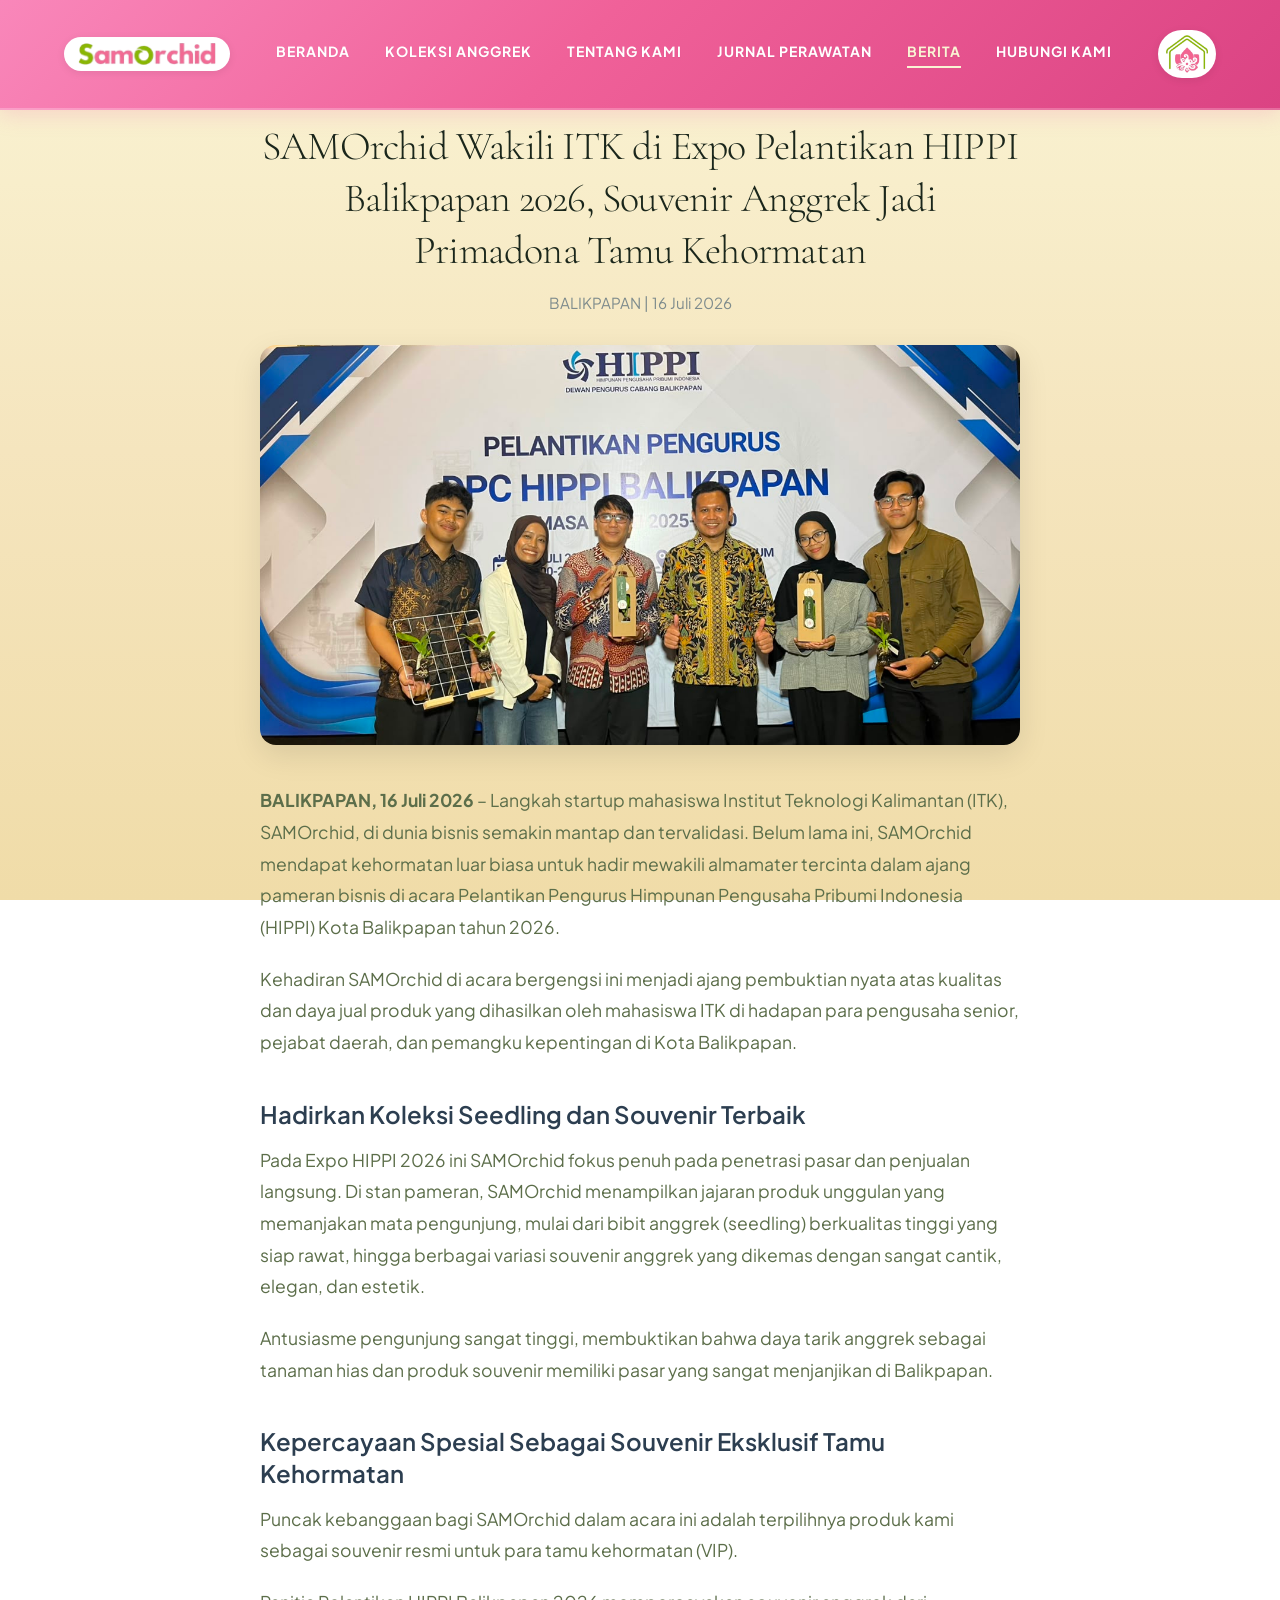
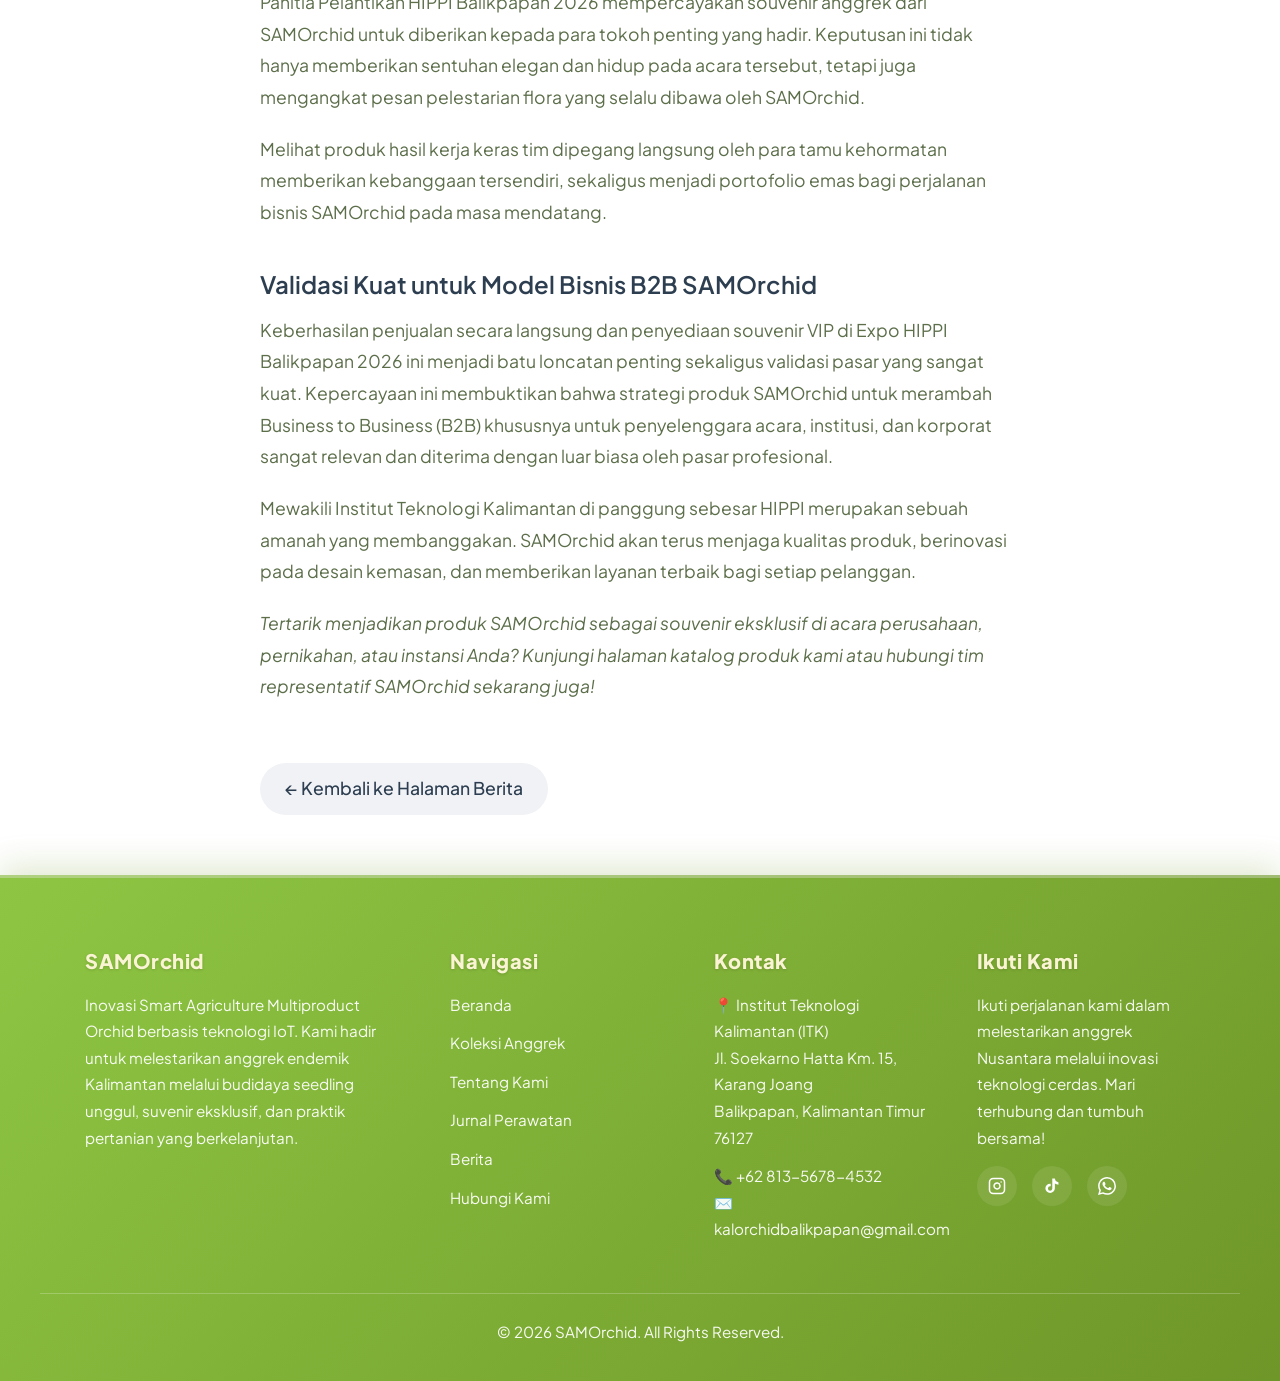
<file: news-detail-hippi.html>
<!DOCTYPE html>
<html lang="id">

<head>
    <!-- Google tag (gtag.js) -->
<script async src="https://www.googletagmanager.com/gtag/js?id=G-B2L4GMVS6W"></script>
<script>
  window.dataLayer = window.dataLayer || [];
  function gtag(){dataLayer.push(arguments);}
  gtag('js', new Date());

  gtag('config', 'G-B2L4GMVS6W');
</script>
    <meta charset="UTF-8">
    <meta name="viewport" content="width=device-width, initial-scale=1.0">
    <meta http-equiv="X-UA-Compatible" content="ie=edge">

    
    <meta name="description" content="SAMOrchid — Koleksi anggrek premium pilihan dengan kualitas terbaik. Temukan keindahan anggrek eksklusif untuk melengkapi ruang Anda.">
    <meta name="keywords" content="anggrek, orchid, tanaman hias, bunga anggrek, SAMOrchid, premium orchid">
    <meta name="author" content="SAMOrchid">
    <meta name="robots" content="index, follow">

    
    <meta property="og:title" content="SAMOrchid di Expo HIPPI 2026 - Detail Berita">
    <meta property="og:description" content="SAMOrchid — Koleksi anggrek premium pilihan dengan kualitas terbaik.">
    <meta property="og:type" content="website">
    <meta property="og:locale" content="id_ID">

    <title>SAMOrchid di Expo HIPPI 2026 - Detail Berita</title>

    
    <link rel="icon" type="image/png" href="assets/images/favicon.png">

    
    <link rel="preconnect" href="https://fonts.googleapis.com">
    <link rel="preconnect" href="https://fonts.gstatic.com" crossorigin>
    <link href="https://fonts.googleapis.com/css2?family=Cormorant+Garamond:ital,wght@0,300;0,400;0,600;1,300;1,400&family=Plus+Jakarta+Sans:wght@300;400;600;800&display=swap" rel="stylesheet">

    
    <link rel="stylesheet" href="assets/css/samorchid.css">

    
    </head>
<body>

    
    <div class="menu-overlay" id="menuOverlay"></div>

<header>
    <div class="header-content">
        <!-- 1. Mobile Menu Button (Left on mobile, hidden on desktop) -->
        <div class="menu-btn mobile-only"></div>

        <!-- 2. Logo Text (Center on mobile, Left on desktop) -->
        <a href="index.html" class="logo-link" style="text-decoration:none;">
            <img src="assets/images/logo-text-samorchid.png" alt="SamOrchid" class="logo-text-img">
        </a>
        
        <!-- 3. Desktop Nav (Center on desktop, hidden on mobile) -->
        <nav class="nav-links">
            <a href="index.html" class="">Beranda</a>
            <a href="catalog.html" class="">Koleksi Anggrek</a>
            <a href="about.html" class="">Tentang Kami</a>
            <a href="journal.html" class="">Jurnal Perawatan</a>
            <a href="news.html" class="active-link">Berita</a>
            <a href="contact.html" class="">Hubungi Kami</a>
        </nav>
        
        <!-- 4. Logo Image (Right) -->
        <a href="index.html" class="logo-img-link">
             <img src="assets/images/logo-samorchid.png" alt="SAMOrchid Logo" class="logo-img" style="height: 45px; display: block;">
        </a>
    </div>
</header>

<!-- Mobile Nav Dropdown -->
<nav class="mobile-nav">
    <a href="index.html" class="">Beranda</a>
    <a href="catalog.html" class="">Koleksi Anggrek</a>
    <a href="about.html" class="">Tentang Kami</a>
    <a href="journal.html" class="">Jurnal Perawatan</a>
    <a href="news.html" class="active-link">Berita</a>
    <a href="contact.html" class="">Hubungi Kami</a>
</nav>
    
    <main>
        
<style>
    .article-container {
        max-width: 800px;
        margin: 120px auto 50px auto;
        padding: 0 20px;
    }
    
    .article-header {
        text-align: center;
        margin-bottom: 30px;
    }

    .article-header h1 {
        font-size: 2.5rem;
        line-height: 1.3;
        color: #2c3e50;
        margin-bottom: 15px;
    }

    .article-meta {
        color: #7f8c8d;
        font-size: 0.95rem;
        margin-bottom: 30px;
    }

    .article-featured-image {
        width: 100%;
        max-height: 400px; /* Batasan tinggi gambar */
        object-fit: cover; /* Menjaga proporsi gambar */
        border-radius: 16px;
        margin-bottom: 40px;
        box-shadow: 0 10px 30px rgba(0,0,0,0.1);
    }

    .article-content {
        font-size: 1.1rem;
        line-height: 1.8;
        color: #444;
    }

    .article-content h3 {
        font-size: 1.5rem;
        color: #2c3e50;
        margin-top: 40px;
        margin-bottom: 15px;
    }

    .article-content p {
        margin-bottom: 20px;
    }

    .back-btn {
        display: inline-block;
        margin-top: 40px;
        padding: 10px 25px;
        background-color: #f1f2f6;
        color: #2c3e50;
        text-decoration: none;
        border-radius: 50px;
        font-weight: 500;
        transition: 0.3s;
    }

    .back-btn:hover {
        background-color: #dfe4ea;
    }
</style>

<div class="article-container">
    <div class="article-header">
        <h1>SAMOrchid Wakili ITK di Expo Pelantikan HIPPI Balikpapan 2026, Souvenir Anggrek Jadi Primadona Tamu Kehormatan</h1>
        <div class="article-meta">
            <span>BALIKPAPAN</span> | <span>16 Juli 2026</span>
        </div>
    </div>

    
    <img src="assets/images/berita-hippi.jpeg" alt="SAMOrchid Expo HIPPI 2026" class="article-featured-image">

    <div class="article-content">
        <p><strong>BALIKPAPAN, 16 Juli 2026</strong> – Langkah startup mahasiswa Institut Teknologi Kalimantan (ITK), SAMOrchid, di dunia bisnis semakin mantap dan tervalidasi. Belum lama ini, SAMOrchid mendapat kehormatan luar biasa untuk hadir mewakili almamater tercinta dalam ajang pameran bisnis di acara Pelantikan Pengurus Himpunan Pengusaha Pribumi Indonesia (HIPPI) Kota Balikpapan tahun 2026.</p>
        
        <p>Kehadiran SAMOrchid di acara bergengsi ini menjadi ajang pembuktian nyata atas kualitas dan daya jual produk yang dihasilkan oleh mahasiswa ITK di hadapan para pengusaha senior, pejabat daerah, dan pemangku kepentingan di Kota Balikpapan.</p>

        <h3>Hadirkan Koleksi Seedling dan Souvenir Terbaik</h3>
        <p>Pada Expo HIPPI 2026 ini SAMOrchid fokus penuh pada penetrasi pasar dan penjualan langsung. Di stan pameran, SAMOrchid menampilkan jajaran produk unggulan yang memanjakan mata pengunjung, mulai dari bibit anggrek (seedling) berkualitas tinggi yang siap rawat, hingga berbagai variasi souvenir anggrek yang dikemas dengan sangat cantik, elegan, dan estetik.</p>
        <p>Antusiasme pengunjung sangat tinggi, membuktikan bahwa daya tarik anggrek sebagai tanaman hias dan produk souvenir memiliki pasar yang sangat menjanjikan di Balikpapan.</p>

        <h3>Kepercayaan Spesial Sebagai Souvenir Eksklusif Tamu Kehormatan</h3>
        <p>Puncak kebanggaan bagi SAMOrchid dalam acara ini adalah terpilihnya produk kami sebagai souvenir resmi untuk para tamu kehormatan (VIP).</p>
        <p>Panitia Pelantikan HIPPI Balikpapan 2026 mempercayakan souvenir anggrek dari SAMOrchid untuk diberikan kepada para tokoh penting yang hadir. Keputusan ini tidak hanya memberikan sentuhan elegan dan hidup pada acara tersebut, tetapi juga mengangkat pesan pelestarian flora yang selalu dibawa oleh SAMOrchid.</p>
        <p>Melihat produk hasil kerja keras tim dipegang langsung oleh para tamu kehormatan memberikan kebanggaan tersendiri, sekaligus menjadi portofolio emas bagi perjalanan bisnis SAMOrchid pada masa mendatang.</p>

        <h3>Validasi Kuat untuk Model Bisnis B2B SAMOrchid</h3>
        <p>Keberhasilan penjualan secara langsung dan penyediaan souvenir VIP di Expo HIPPI Balikpapan 2026 ini menjadi batu loncatan penting sekaligus validasi pasar yang sangat kuat. Kepercayaan ini membuktikan bahwa strategi produk SAMOrchid untuk merambah Business to Business (B2B) khususnya untuk penyelenggara acara, institusi, dan korporat sangat relevan dan diterima dengan luar biasa oleh pasar profesional.</p>
        <p>Mewakili Institut Teknologi Kalimantan di panggung sebesar HIPPI merupakan sebuah amanah yang membanggakan. SAMOrchid akan terus menjaga kualitas produk, berinovasi pada desain kemasan, dan memberikan layanan terbaik bagi setiap pelanggan.</p>
        <p><em>Tertarik menjadikan produk SAMOrchid sebagai souvenir eksklusif di acara perusahaan, pernikahan, atau instansi Anda? Kunjungi halaman katalog produk kami atau hubungi tim representatif SAMOrchid sekarang juga!</em></p>

        
        <a href="news.html" class="back-btn">← Kembali ke Halaman Berita</a>
    </div>
</div>

    </main>

    
    <footer>
    <div class="footer-container">

        
        <div class="footer-col">
            <h3>SAMOrchid</h3>
            <p>
                Inovasi Smart Agriculture Multiproduct Orchid berbasis teknologi IoT. Kami hadir untuk melestarikan anggrek endemik Kalimantan melalui budidaya seedling unggul, suvenir eksklusif, dan praktik pertanian yang berkelanjutan.
            </p>
        </div>

        
         <div class="footer-col">
            <h3>Navigasi</h3>
            <ul>
                <li><a href="index.html">Beranda</a></li>
                <li><a href="catalog.html">Koleksi Anggrek</a></li>
                <li><a href="about.html">Tentang Kami</a></li>
                <li><a href="journal.html">Jurnal Perawatan</a></li>
                <li><a href="news.html">Berita</a></li>
                <li><a href="contact.html">Hubungi Kami</a></li>
            </ul>
        </div>
        
        <div class="footer-col">
            <h3>Kontak</h3>
            <p>
                📍 Institut Teknologi Kalimantan (ITK)<br>
                Jl. Soekarno Hatta Km. 15, Karang Joang<br>
                Balikpapan, Kalimantan Timur 76127
            </p>
            <p style="margin-top: 12px;">
                📞 +62 813-5678-4532<br>
                ✉️ kalorchidbalikpapan@gmail.com
            </p>
        </div>

        
       <div class="footer-col">
    <h3>Ikuti Kami</h3>
    <p>Ikuti perjalanan kami dalam melestarikan anggrek Nusantara melalui inovasi teknologi cerdas. Mari terhubung dan tumbuh bersama!</p>
    <div class="social-links">
        <!-- Tautan Instagram SAMOrchid -->
        <a href="https://www.instagram.com/samorchid_official?igsh=MW9wNzVmNXBsNmt6ZQ%3D%3D&utm_source=qr" target="_blank" rel="noopener noreferrer" aria-label="Instagram">
            <svg xmlns="http://www.w3.org/2000/svg" width="18" height="18" viewBox="0 0 24 24" fill="none" stroke="currentColor" stroke-width="2" stroke-linecap="round" stroke-linejoin="round">
                <rect x="2" y="2" width="20" height="20" rx="5" ry="5"></rect>
                <path d="M16 11.37A4 4 0 1 1 12.63 8 4 4 0 0 1 16 11.37z"></path>
                <line x1="17.5" y1="6.5" x2="17.51" y2="6.5"></line>
            </svg>
        </a>
        
        <!-- Tautan TikTok SAMOrchid -->
        <a href="https://www.tiktok.com/@samorchid.bibit.anggrek?_r=1&_t=ZS-982fWPN8C19" target="_blank" rel="noopener noreferrer" aria-label="TikTok">
            <svg xmlns="http://www.w3.org/2000/svg" width="18" height="18" viewBox="0 0 24 24" fill="currentColor">
                <path d="M19.59 6.69a4.83 4.83 0 0 1-3.77-4.25V2h-3.45v13.67a2.89 2.89 0 0 1-2.88 2.5 2.89 2.89 0 0 1-2.89-2.89 2.89 2.89 0 0 1 2.89-2.89c.28 0 .54.04.79.1v-3.5a6.37 6.37 0 0 0-.79-.05A6.34 6.34 0 0 0 3.15 15a6.34 6.34 0 0 0 6.34 6.34 6.34 6.34 0 0 0 6.34-6.34V8.75a8.18 8.18 0 0 0 4.76 1.52v-3.4a4.85 4.85 0 0 1-1-.18z"/>
            </svg>
        </a>
        
        <!-- Tautan WhatsApp SAMOrchid (Format 62 untuk kode negara) -->
        <a href="https://wa.me/6281356784532" target="_blank" rel="noopener noreferrer" aria-label="WhatsApp">
            <svg xmlns="http://www.w3.org/2000/svg" width="18" height="18" viewBox="0 0 24 24" fill="currentColor">
                <path d="M17.472 14.382c-.297-.149-1.758-.867-2.03-.967-.273-.099-.471-.148-.67.15-.197.297-.767.966-.94 1.164-.173.199-.347.223-.644.075-.297-.15-1.255-.463-2.39-1.475-.883-.788-1.48-1.761-1.653-2.059-.173-.297-.018-.458.13-.606.134-.133.298-.347.446-.52.149-.174.198-.298.298-.497.099-.198.05-.371-.025-.52-.075-.149-.669-1.612-.916-2.207-.242-.579-.487-.5-.669-.51-.173-.008-.371-.01-.57-.01-.198 0-.52.074-.792.372-.272.297-1.04 1.016-1.04 2.479 0 1.462 1.065 2.875 1.213 3.074.149.198 2.096 3.2 5.077 4.487.709.306 1.262.489 1.694.625.712.227 1.36.195 1.871.118.571-.085 1.758-.719 2.006-1.413.248-.694.248-1.289.173-1.413-.074-.124-.272-.198-.57-.347m-5.421 7.403h-.004a9.87 9.87 0 01-5.031-1.378l-.361-.214-3.741.982.998-3.648-.235-.374a9.86 9.86 0 01-1.51-5.26c.001-5.45 4.436-9.884 9.888-9.884 2.64 0 5.122 1.03 6.988 2.898a9.825 9.825 0 012.893 6.994c-.003 5.45-4.437 9.884-9.885 9.884m8.413-18.297A11.815 11.815 0 0012.05 0C5.495 0 .16 5.335.157 11.892c0 2.096.547 4.142 1.588 5.945L.057 24l6.305-1.654a11.882 11.882 0 005.683 1.448h.005c6.554 0 11.89-5.335 11.893-11.893a11.821 11.821 0 00-3.48-8.413z"/>
            </svg>
        </a>
    </div>
</div>

    </div>

    
    <div class="footer-bottom">
        <p>&copy; 2026 SAMOrchid. All Rights Reserved.</p>
    </div>
</footer>

    
    <script src="assets/js/samorchid.js"></script>

    
    
</body>
</html>
</file>
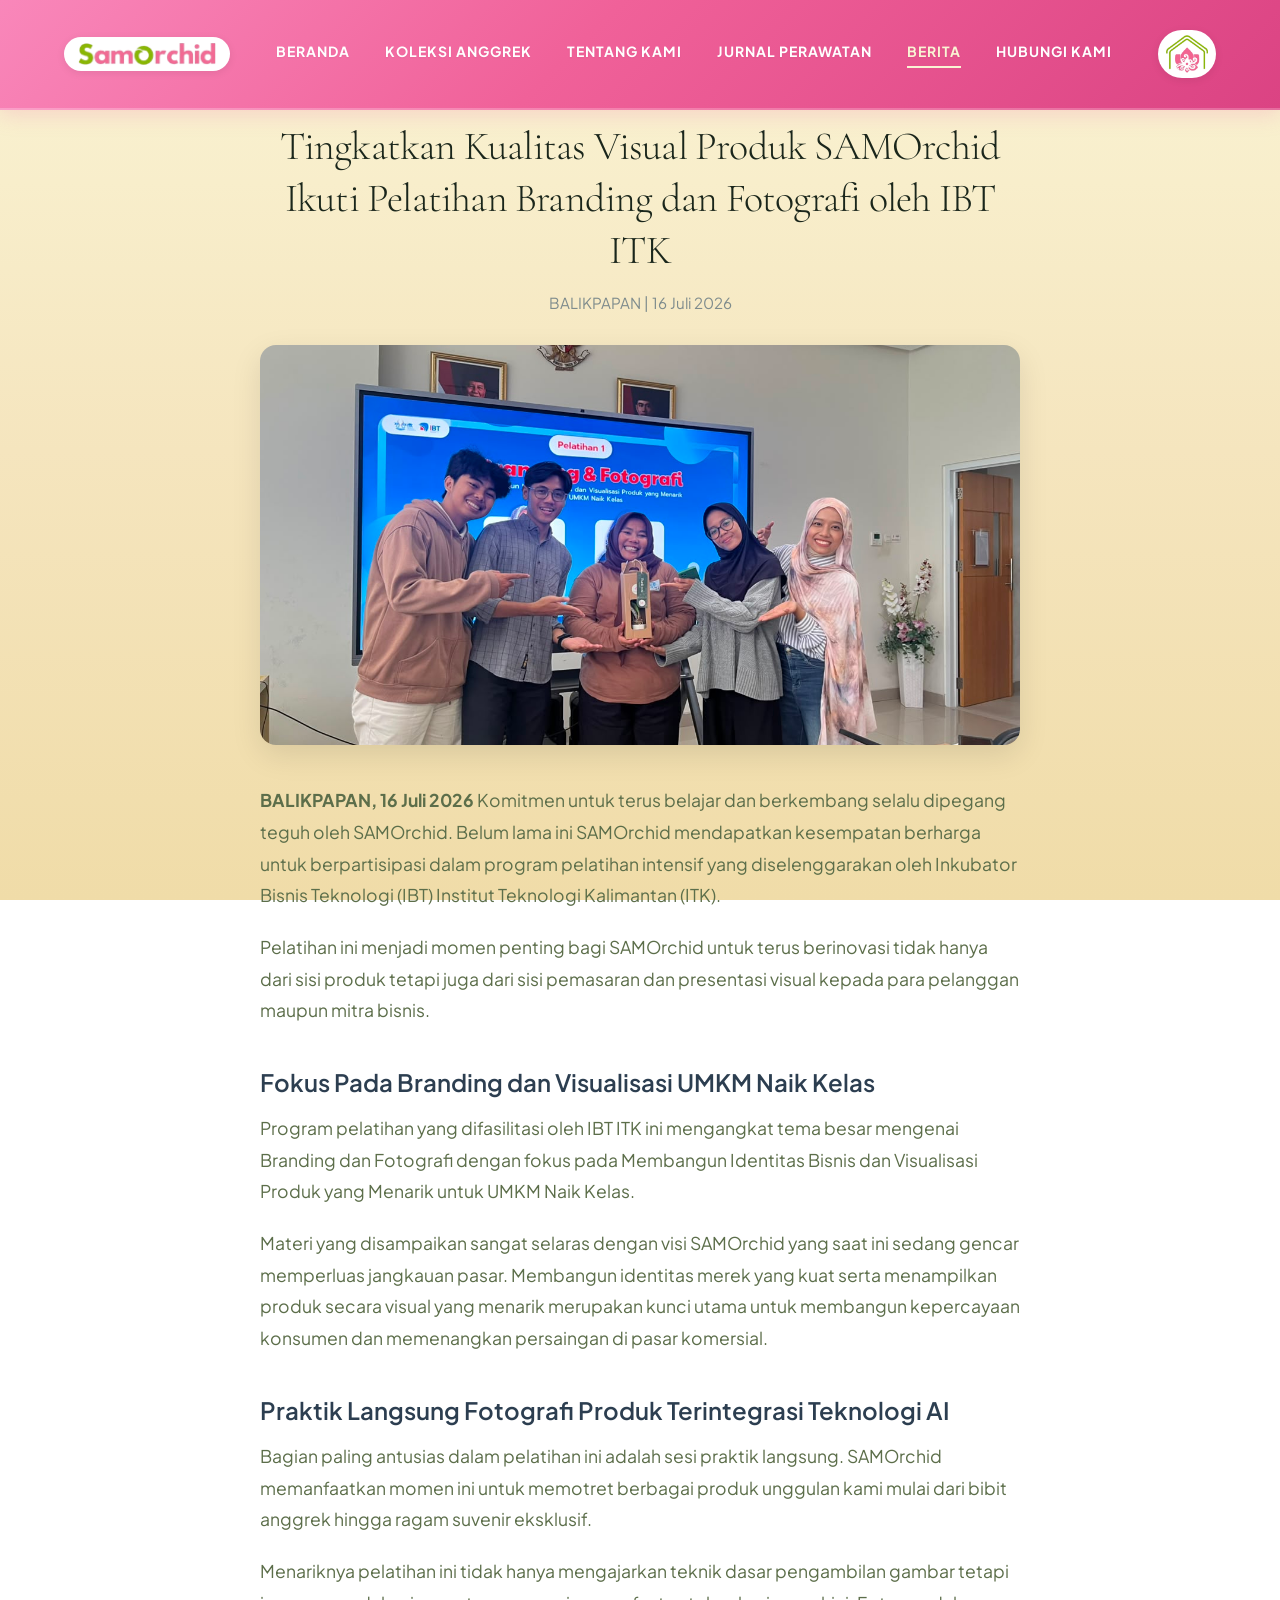
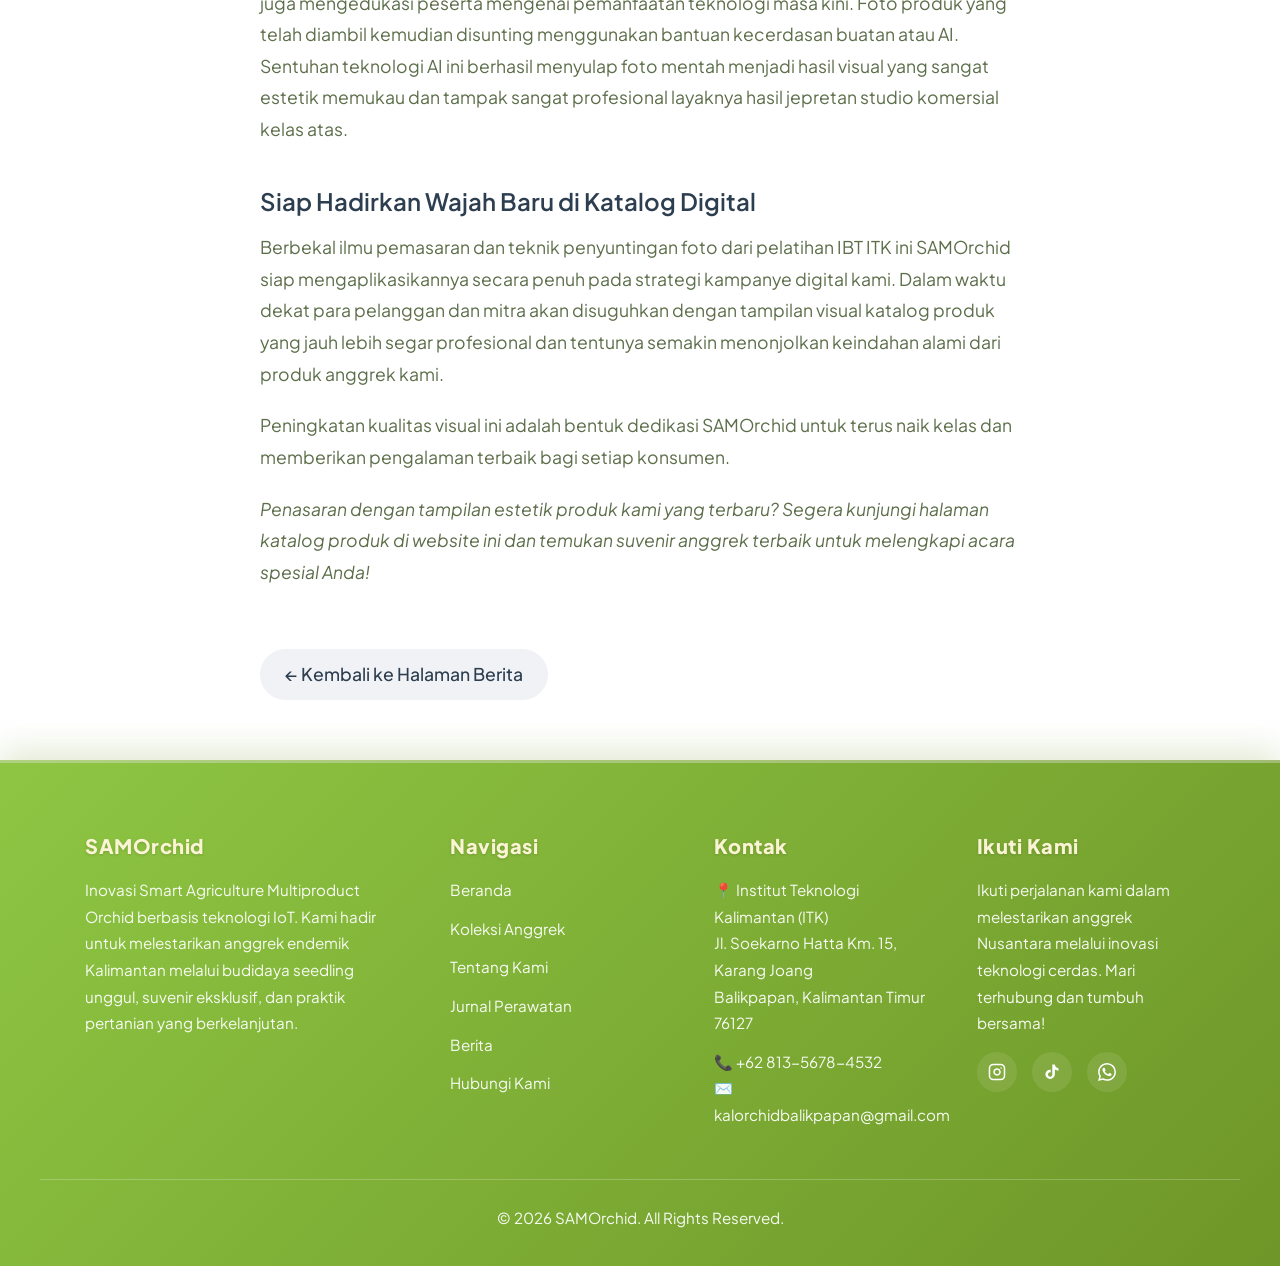
<file: news-detail-ibt.html>
<!DOCTYPE html>
<html lang="id">

<head>
    <!-- Google tag (gtag.js) -->
<script async src="https://www.googletagmanager.com/gtag/js?id=G-B2L4GMVS6W"></script>
<script>
  window.dataLayer = window.dataLayer || [];
  function gtag(){dataLayer.push(arguments);}
  gtag('js', new Date());

  gtag('config', 'G-B2L4GMVS6W');
</script>
    <meta charset="UTF-8">
    <meta name="viewport" content="width=device-width, initial-scale=1.0">
    <meta http-equiv="X-UA-Compatible" content="ie=edge">

    
    <meta name="description" content="SAMOrchid — Koleksi anggrek premium pilihan dengan kualitas terbaik. Temukan keindahan anggrek eksklusif untuk melengkapi ruang Anda.">
    <meta name="keywords" content="anggrek, orchid, tanaman hias, bunga anggrek, SAMOrchid, premium orchid">
    <meta name="author" content="SAMOrchid">
    <meta name="robots" content="index, follow">

    
    <meta property="og:title" content="Pelatihan Branding &amp; Fotografi IBT ITK - SAMOrchid">
    <meta property="og:description" content="SAMOrchid — Koleksi anggrek premium pilihan dengan kualitas terbaik.">
    <meta property="og:type" content="website">
    <meta property="og:locale" content="id_ID">

    <title>Pelatihan Branding &amp; Fotografi IBT ITK - SAMOrchid</title>

    
    <link rel="icon" type="image/png" href="assets/images/favicon.png">

    
    <link rel="preconnect" href="https://fonts.googleapis.com">
    <link rel="preconnect" href="https://fonts.gstatic.com" crossorigin>
    <link href="https://fonts.googleapis.com/css2?family=Cormorant+Garamond:ital,wght@0,300;0,400;0,600;1,300;1,400&family=Plus+Jakarta+Sans:wght@300;400;600;800&display=swap" rel="stylesheet">

    
    <link rel="stylesheet" href="assets/css/samorchid.css">

    
    </head>
<body>

    
    <div class="menu-overlay" id="menuOverlay"></div>

<header>
    <div class="header-content">
        <!-- 1. Mobile Menu Button (Left on mobile, hidden on desktop) -->
        <div class="menu-btn mobile-only"></div>

        <!-- 2. Logo Text (Center on mobile, Left on desktop) -->
        <a href="index.html" class="logo-link" style="text-decoration:none;">
            <img src="assets/images/logo-text-samorchid.png" alt="SamOrchid" class="logo-text-img">
        </a>
        
        <!-- 3. Desktop Nav (Center on desktop, hidden on mobile) -->
        <nav class="nav-links">
            <a href="index.html" class="">Beranda</a>
            <a href="catalog.html" class="">Koleksi Anggrek</a>
            <a href="about.html" class="">Tentang Kami</a>
            <a href="journal.html" class="">Jurnal Perawatan</a>
            <a href="news.html" class="active-link">Berita</a>
            <a href="contact.html" class="">Hubungi Kami</a>
        </nav>
        
        <!-- 4. Logo Image (Right) -->
        <a href="index.html" class="logo-img-link">
             <img src="assets/images/logo-samorchid.png" alt="SAMOrchid Logo" class="logo-img" style="height: 45px; display: block;">
        </a>
    </div>
</header>

<!-- Mobile Nav Dropdown -->
<nav class="mobile-nav">
    <a href="index.html" class="">Beranda</a>
    <a href="catalog.html" class="">Koleksi Anggrek</a>
    <a href="about.html" class="">Tentang Kami</a>
    <a href="journal.html" class="">Jurnal Perawatan</a>
    <a href="news.html" class="active-link">Berita</a>
    <a href="contact.html" class="">Hubungi Kami</a>
</nav>
    
    <main>
        
<style>
    .article-container {
        max-width: 800px;
        margin: 120px auto 50px auto;
        padding: 0 20px;
    }
    
    .article-header {
        text-align: center;
        margin-bottom: 30px;
    }

    .article-header h1 {
        font-size: 2.5rem;
        line-height: 1.3;
        color: #2c3e50;
        margin-bottom: 15px;
    }

    .article-meta {
        color: #7f8c8d;
        font-size: 0.95rem;
        margin-bottom: 30px;
    }

    .article-featured-image {
        width: 100%;
        max-height: 400px;
        object-fit: cover;
        border-radius: 16px;
        margin-bottom: 40px;
        box-shadow: 0 10px 30px rgba(0,0,0,0.1);
    }

    .article-content {
        font-size: 1.1rem;
        line-height: 1.8;
        color: #444;
    }

    .article-content h3 {
        font-size: 1.5rem;
        color: #2c3e50;
        margin-top: 40px;
        margin-bottom: 15px;
    }

    .article-content p {
        margin-bottom: 20px;
    }

    .back-btn {
        display: inline-block;
        margin-top: 40px;
        padding: 10px 25px;
        background-color: #f1f2f6;
        color: #2c3e50;
        text-decoration: none;
        border-radius: 50px;
        font-weight: 500;
        transition: 0.3s;
    }

    .back-btn:hover {
        background-color: #dfe4ea;
    }
</style>

<div class="article-container">
    <div class="article-header">
        <h1>Tingkatkan Kualitas Visual Produk SAMOrchid Ikuti Pelatihan Branding dan Fotografi oleh IBT ITK</h1>
        <div class="article-meta">
            <span>BALIKPAPAN</span> | <span>16 Juli 2026</span>
        </div>
    </div>

    
    <img src="assets/images/berita-pelatihan.jpeg" alt="Pelatihan Branding Fotografi IBT ITK" class="article-featured-image">

    <div class="article-content">
        <p><strong>BALIKPAPAN, 16 Juli 2026</strong> Komitmen untuk terus belajar dan berkembang selalu dipegang teguh oleh SAMOrchid. Belum lama ini SAMOrchid mendapatkan kesempatan berharga untuk berpartisipasi dalam program pelatihan intensif yang diselenggarakan oleh Inkubator Bisnis Teknologi (IBT) Institut Teknologi Kalimantan (ITK).</p>
        
        <p>Pelatihan ini menjadi momen penting bagi SAMOrchid untuk terus berinovasi tidak hanya dari sisi produk tetapi juga dari sisi pemasaran dan presentasi visual kepada para pelanggan maupun mitra bisnis.</p>

        <h3>Fokus Pada Branding dan Visualisasi UMKM Naik Kelas</h3>
        <p>Program pelatihan yang difasilitasi oleh IBT ITK ini mengangkat tema besar mengenai Branding dan Fotografi dengan fokus pada Membangun Identitas Bisnis dan Visualisasi Produk yang Menarik untuk UMKM Naik Kelas.</p>
        <p>Materi yang disampaikan sangat selaras dengan visi SAMOrchid yang saat ini sedang gencar memperluas jangkauan pasar. Membangun identitas merek yang kuat serta menampilkan produk secara visual yang menarik merupakan kunci utama untuk membangun kepercayaan konsumen dan memenangkan persaingan di pasar komersial.</p>

        <h3>Praktik Langsung Fotografi Produk Terintegrasi Teknologi AI</h3>
        <p>Bagian paling antusias dalam pelatihan ini adalah sesi praktik langsung. SAMOrchid memanfaatkan momen ini untuk memotret berbagai produk unggulan kami mulai dari bibit anggrek hingga ragam suvenir eksklusif.</p>
        <p>Menariknya pelatihan ini tidak hanya mengajarkan teknik dasar pengambilan gambar tetapi juga mengedukasi peserta mengenai pemanfaatan teknologi masa kini. Foto produk yang telah diambil kemudian disunting menggunakan bantuan kecerdasan buatan atau AI. Sentuhan teknologi AI ini berhasil menyulap foto mentah menjadi hasil visual yang sangat estetik memukau dan tampak sangat profesional layaknya hasil jepretan studio komersial kelas atas.</p>

        <h3>Siap Hadirkan Wajah Baru di Katalog Digital</h3>
        <p>Berbekal ilmu pemasaran dan teknik penyuntingan foto dari pelatihan IBT ITK ini SAMOrchid siap mengaplikasikannya secara penuh pada strategi kampanye digital kami. Dalam waktu dekat para pelanggan dan mitra akan disuguhkan dengan tampilan visual katalog produk yang jauh lebih segar profesional dan tentunya semakin menonjolkan keindahan alami dari produk anggrek kami.</p>
        <p>Peningkatan kualitas visual ini adalah bentuk dedikasi SAMOrchid untuk terus naik kelas dan memberikan pengalaman terbaik bagi setiap konsumen.</p>
        <p><em>Penasaran dengan tampilan estetik produk kami yang terbaru? Segera kunjungi halaman katalog produk di website ini dan temukan suvenir anggrek terbaik untuk melengkapi acara spesial Anda!</em></p>

        <a href="news.html" class="back-btn">← Kembali ke Halaman Berita</a>
    </div>
</div>

    </main>

    
    <footer>
    <div class="footer-container">

        
        <div class="footer-col">
            <h3>SAMOrchid</h3>
            <p>
                Inovasi Smart Agriculture Multiproduct Orchid berbasis teknologi IoT. Kami hadir untuk melestarikan anggrek endemik Kalimantan melalui budidaya seedling unggul, suvenir eksklusif, dan praktik pertanian yang berkelanjutan.
            </p>
        </div>

        
         <div class="footer-col">
            <h3>Navigasi</h3>
            <ul>
                <li><a href="index.html">Beranda</a></li>
                <li><a href="catalog.html">Koleksi Anggrek</a></li>
                <li><a href="about.html">Tentang Kami</a></li>
                <li><a href="journal.html">Jurnal Perawatan</a></li>
                <li><a href="news.html">Berita</a></li>
                <li><a href="contact.html">Hubungi Kami</a></li>
            </ul>
        </div>

        
        <div class="footer-col">
            <h3>Kontak</h3>
            <p>
                📍 Institut Teknologi Kalimantan (ITK)<br>
                Jl. Soekarno Hatta Km. 15, Karang Joang<br>
                Balikpapan, Kalimantan Timur 76127
            </p>
            <p style="margin-top: 12px;">
                📞 +62 813-5678-4532<br>
                ✉️ kalorchidbalikpapan@gmail.com
            </p>
        </div>

        
       <div class="footer-col">
    <h3>Ikuti Kami</h3>
    <p>Ikuti perjalanan kami dalam melestarikan anggrek Nusantara melalui inovasi teknologi cerdas. Mari terhubung dan tumbuh bersama!</p>
    <div class="social-links">
        <!-- Tautan Instagram SAMOrchid -->
        <a href="https://www.instagram.com/samorchid_official?igsh=MW9wNzVmNXBsNmt6ZQ%3D%3D&utm_source=qr" target="_blank" rel="noopener noreferrer" aria-label="Instagram">
            <svg xmlns="http://www.w3.org/2000/svg" width="18" height="18" viewBox="0 0 24 24" fill="none" stroke="currentColor" stroke-width="2" stroke-linecap="round" stroke-linejoin="round">
                <rect x="2" y="2" width="20" height="20" rx="5" ry="5"></rect>
                <path d="M16 11.37A4 4 0 1 1 12.63 8 4 4 0 0 1 16 11.37z"></path>
                <line x1="17.5" y1="6.5" x2="17.51" y2="6.5"></line>
            </svg>
        </a>
        
        <!-- Tautan TikTok SAMOrchid -->
        <a href="https://www.tiktok.com/@samorchid.bibit.anggrek?_r=1&_t=ZS-982fWPN8C19" target="_blank" rel="noopener noreferrer" aria-label="TikTok">
            <svg xmlns="http://www.w3.org/2000/svg" width="18" height="18" viewBox="0 0 24 24" fill="currentColor">
                <path d="M19.59 6.69a4.83 4.83 0 0 1-3.77-4.25V2h-3.45v13.67a2.89 2.89 0 0 1-2.88 2.5 2.89 2.89 0 0 1-2.89-2.89 2.89 2.89 0 0 1 2.89-2.89c.28 0 .54.04.79.1v-3.5a6.37 6.37 0 0 0-.79-.05A6.34 6.34 0 0 0 3.15 15a6.34 6.34 0 0 0 6.34 6.34 6.34 6.34 0 0 0 6.34-6.34V8.75a8.18 8.18 0 0 0 4.76 1.52v-3.4a4.85 4.85 0 0 1-1-.18z"/>
            </svg>
        </a>
        
        <!-- Tautan WhatsApp SAMOrchid (Format 62 untuk kode negara) -->
        <a href="https://wa.me/6281356784532" target="_blank" rel="noopener noreferrer" aria-label="WhatsApp">
            <svg xmlns="http://www.w3.org/2000/svg" width="18" height="18" viewBox="0 0 24 24" fill="currentColor">
                <path d="M17.472 14.382c-.297-.149-1.758-.867-2.03-.967-.273-.099-.471-.148-.67.15-.197.297-.767.966-.94 1.164-.173.199-.347.223-.644.075-.297-.15-1.255-.463-2.39-1.475-.883-.788-1.48-1.761-1.653-2.059-.173-.297-.018-.458.13-.606.134-.133.298-.347.446-.52.149-.174.198-.298.298-.497.099-.198.05-.371-.025-.52-.075-.149-.669-1.612-.916-2.207-.242-.579-.487-.5-.669-.51-.173-.008-.371-.01-.57-.01-.198 0-.52.074-.792.372-.272.297-1.04 1.016-1.04 2.479 0 1.462 1.065 2.875 1.213 3.074.149.198 2.096 3.2 5.077 4.487.709.306 1.262.489 1.694.625.712.227 1.36.195 1.871.118.571-.085 1.758-.719 2.006-1.413.248-.694.248-1.289.173-1.413-.074-.124-.272-.198-.57-.347m-5.421 7.403h-.004a9.87 9.87 0 01-5.031-1.378l-.361-.214-3.741.982.998-3.648-.235-.374a9.86 9.86 0 01-1.51-5.26c.001-5.45 4.436-9.884 9.888-9.884 2.64 0 5.122 1.03 6.988 2.898a9.825 9.825 0 012.893 6.994c-.003 5.45-4.437 9.884-9.885 9.884m8.413-18.297A11.815 11.815 0 0012.05 0C5.495 0 .16 5.335.157 11.892c0 2.096.547 4.142 1.588 5.945L.057 24l6.305-1.654a11.882 11.882 0 005.683 1.448h.005c6.554 0 11.89-5.335 11.893-11.893a11.821 11.821 0 00-3.48-8.413z"/>
            </svg>
        </a>
    </div>
</div>

    </div>

    
    <div class="footer-bottom">
        <p>&copy; 2026 SAMOrchid. All Rights Reserved.</p>
    </div>
</footer>

    
    <script src="assets/js/samorchid.js"></script>

    
    
</body>
</html>
</file>
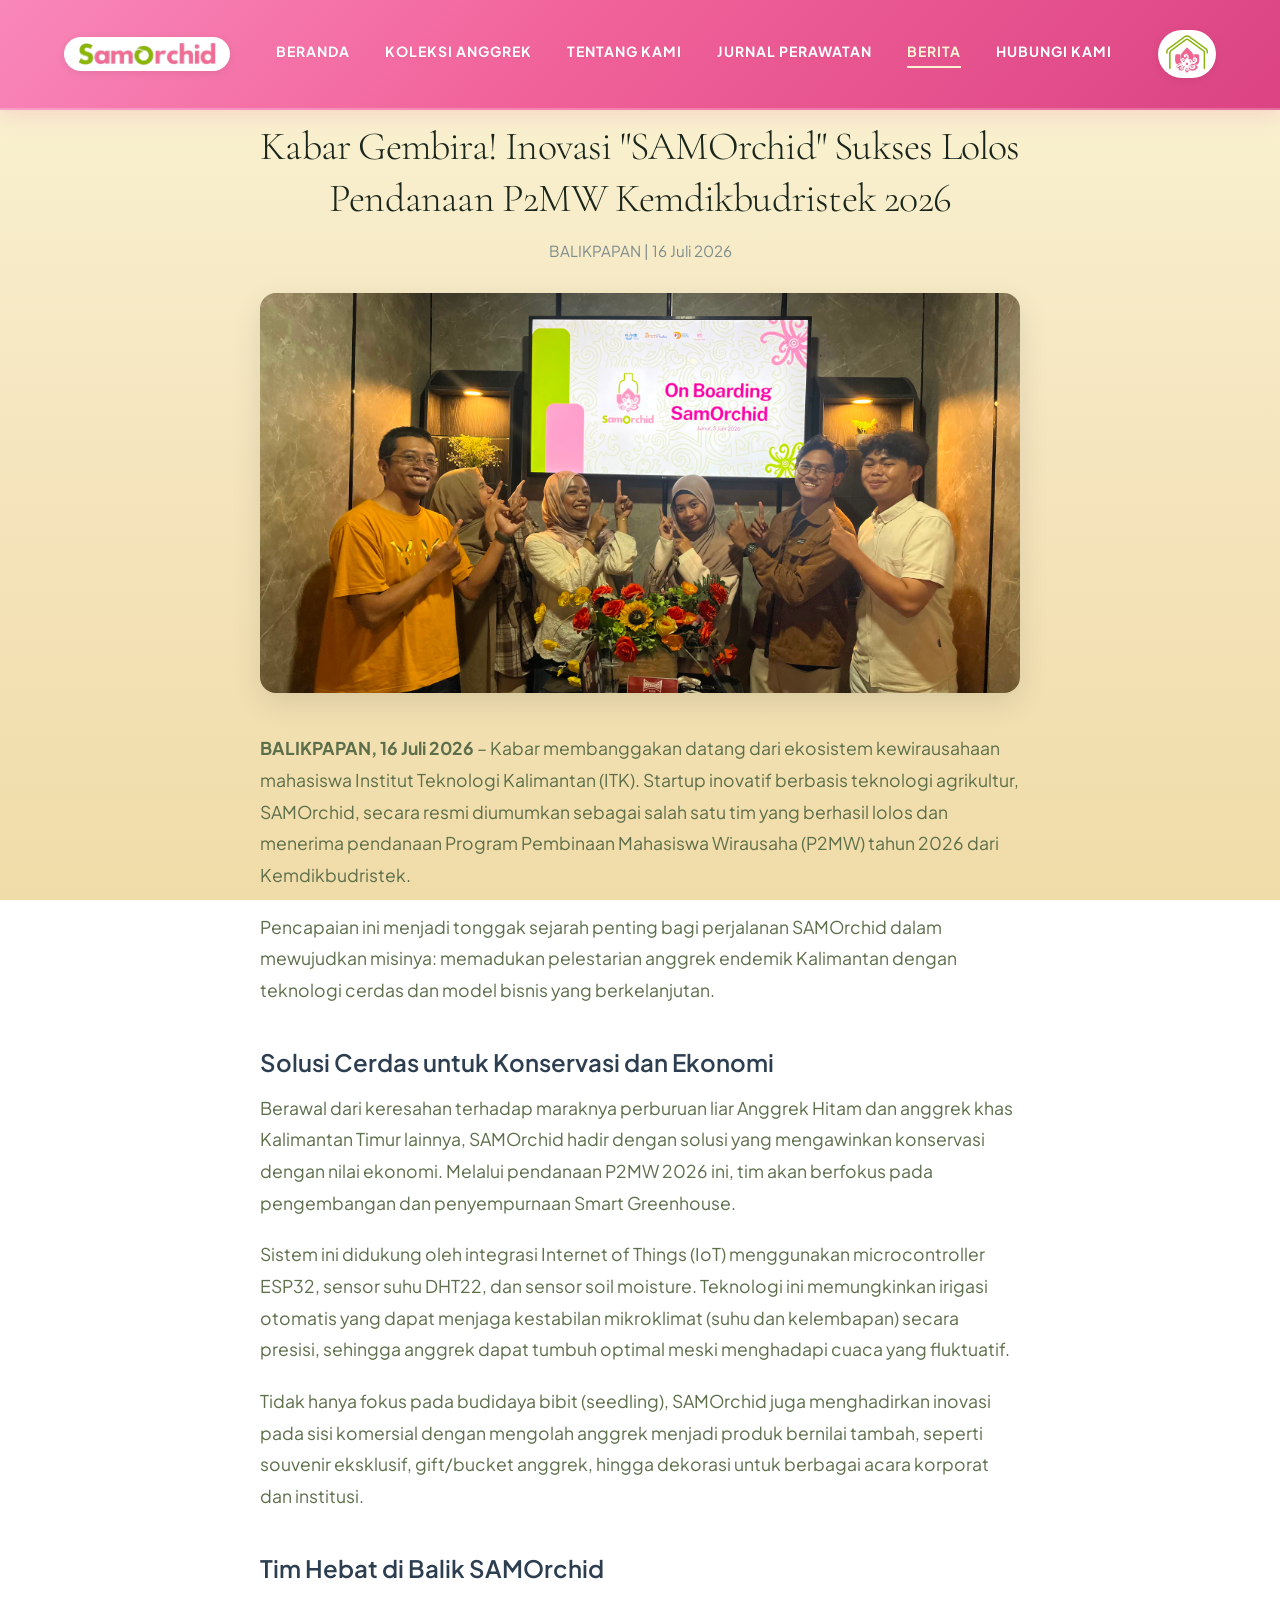
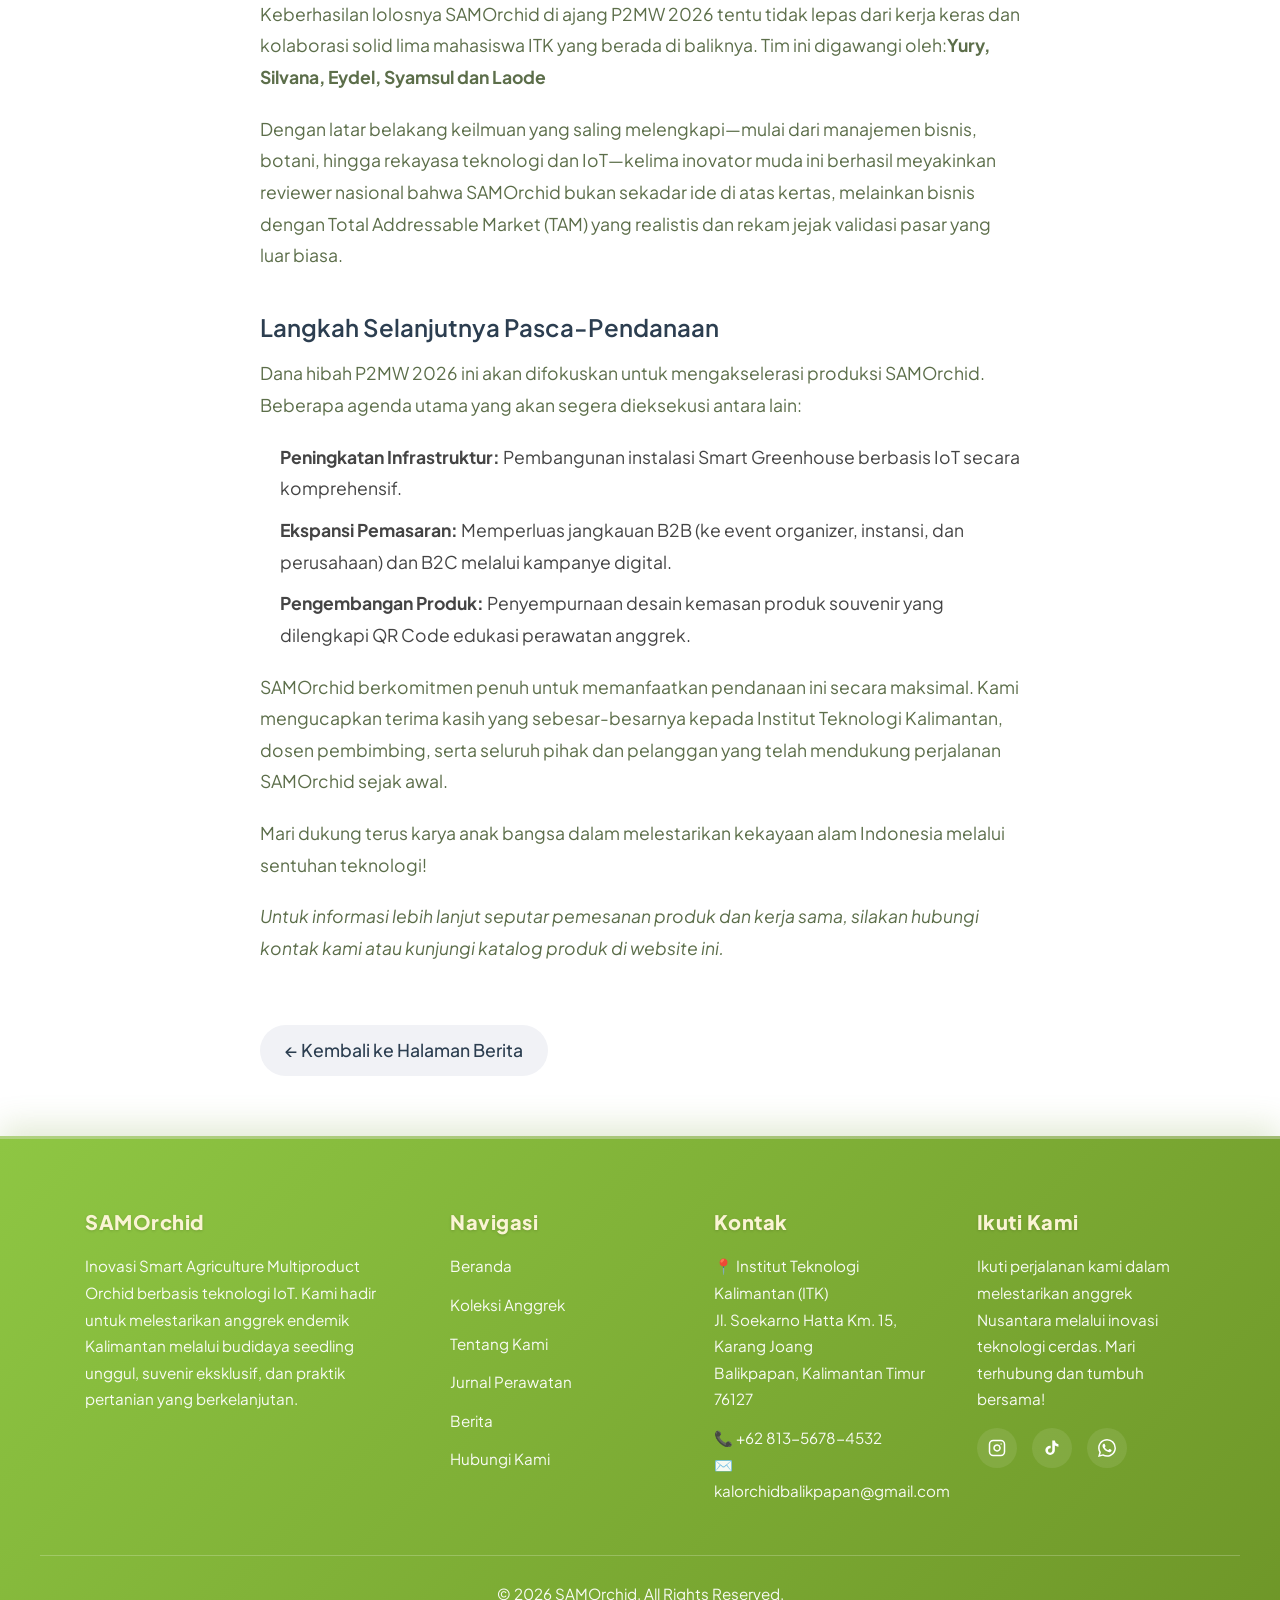
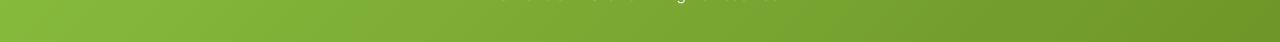
<file: news-detail.html>
<!DOCTYPE html>
<html lang="id">

<head>
    <!-- Google tag (gtag.js) -->
<script async src="https://www.googletagmanager.com/gtag/js?id=G-B2L4GMVS6W"></script>
<script>
  window.dataLayer = window.dataLayer || [];
  function gtag(){dataLayer.push(arguments);}
  gtag('js', new Date());

  gtag('config', 'G-B2L4GMVS6W');
</script>
    <meta charset="UTF-8">
    <meta name="viewport" content="width=device-width, initial-scale=1.0">
    <meta http-equiv="X-UA-Compatible" content="ie=edge">

    
    <meta name="description" content="SAMOrchid — Koleksi anggrek premium pilihan dengan kualitas terbaik. Temukan keindahan anggrek eksklusif untuk melengkapi ruang Anda.">
    <meta name="keywords" content="anggrek, orchid, tanaman hias, bunga anggrek, SAMOrchid, premium orchid">
    <meta name="author" content="SAMOrchid">
    <meta name="robots" content="index, follow">

    
    <meta property="og:title" content="Detail Berita - SAMOrchid">
    <meta property="og:description" content="SAMOrchid — Koleksi anggrek premium pilihan dengan kualitas terbaik.">
    <meta property="og:type" content="website">
    <meta property="og:locale" content="id_ID">

    <title>Detail Berita - SAMOrchid</title>

    
    <link rel="icon" type="image/png" href="assets/images/favicon.png">

    
    <link rel="preconnect" href="https://fonts.googleapis.com">
    <link rel="preconnect" href="https://fonts.gstatic.com" crossorigin>
    <link href="https://fonts.googleapis.com/css2?family=Cormorant+Garamond:ital,wght@0,300;0,400;0,600;1,300;1,400&family=Plus+Jakarta+Sans:wght@300;400;600;800&display=swap" rel="stylesheet">

    
    <link rel="stylesheet" href="assets/css/samorchid.css">

    
    </head>
<body>

    
    <div class="menu-overlay" id="menuOverlay"></div>

<header>
    <div class="header-content">
        <!-- 1. Mobile Menu Button (Left on mobile, hidden on desktop) -->
        <div class="menu-btn mobile-only"></div>

        <!-- 2. Logo Text (Center on mobile, Left on desktop) -->
        <a href="index.html" class="logo-link" style="text-decoration:none;">
            <img src="assets/images/logo-text-samorchid.png" alt="SamOrchid" class="logo-text-img">
        </a>
        
        <!-- 3. Desktop Nav (Center on desktop, hidden on mobile) -->
        <nav class="nav-links">
            <a href="index.html" class="">Beranda</a>
            <a href="catalog.html" class="">Koleksi Anggrek</a>
            <a href="about.html" class="">Tentang Kami</a>
            <a href="journal.html" class="">Jurnal Perawatan</a>
            <a href="news.html" class="active-link">Berita</a>
            <a href="contact.html" class="">Hubungi Kami</a>
        </nav>
        
        <!-- 4. Logo Image (Right) -->
        <a href="index.html" class="logo-img-link">
             <img src="assets/images/logo-samorchid.png" alt="SAMOrchid Logo" class="logo-img" style="height: 45px; display: block;">
        </a>
    </div>
</header>

<!-- Mobile Nav Dropdown -->
<nav class="mobile-nav">
    <a href="index.html" class="">Beranda</a>
    <a href="catalog.html" class="">Koleksi Anggrek</a>
    <a href="about.html" class="">Tentang Kami</a>
    <a href="journal.html" class="">Jurnal Perawatan</a>
    <a href="news.html" class="active-link">Berita</a>
    <a href="contact.html" class="">Hubungi Kami</a>
</nav>
    
    <main>
        
<style>
    .article-container {
        max-width: 800px;
        margin: 120px auto 50px auto;
        padding: 0 20px;
    }
    
    .article-header {
        text-align: center;
        margin-bottom: 30px;
    }

    .article-header h1 {
        font-size: 2.5rem;
        line-height: 1.3;
        color: #2c3e50;
        margin-bottom: 15px;
    }

    .article-meta {
        color: #7f8c8d;
        font-size: 0.95rem;
        margin-bottom: 30px;
    }

    .article-featured-image {
        width: 100%;
        max-height: 400px; /* Membatasi tinggi maksimal gambar */
        object-fit: cover; /* Membuat gambar tetap proporsional dan tidak gepeng */
        border-radius: 16px;
        margin-bottom: 40px;
        box-shadow: 0 10px 30px rgba(0,0,0,0.1);
    }

    .article-content {
        font-size: 1.1rem;
        line-height: 1.8;
        color: #444;
    }

    .article-content h3 {
        font-size: 1.5rem;
        color: #2c3e50;
        margin-top: 40px;
        margin-bottom: 15px;
    }

    .article-content p {
        margin-bottom: 20px;
    }

    .article-content ul {
        margin-bottom: 20px;
        padding-left: 20px;
    }

    .article-content li {
        margin-bottom: 10px;
    }

    .back-btn {
        display: inline-block;
        margin-top: 40px;
        padding: 10px 25px;
        background-color: #f1f2f6;
        color: #2c3e50;
        text-decoration: none;
        border-radius: 50px;
        font-weight: 500;
        transition: 0.3s;
    }

    .back-btn:hover {
        background-color: #dfe4ea;
    }
</style>

<div class="article-container">
    <div class="article-header">
        <h1>Kabar Gembira! Inovasi "SAMOrchid" Sukses Lolos Pendanaan P2MW Kemdikbudristek 2026</h1>
        <div class="article-meta">
            <span>BALIKPAPAN</span> | <span>16 Juli 2026</span>
        </div>
    </div>

    
    <img src="assets/images/berita-p2mw.jpeg" alt="SAMOrchid P2MW 2026" class="article-featured-image">

    <div class="article-content">
        <p><strong>BALIKPAPAN, 16 Juli 2026</strong> – Kabar membanggakan datang dari ekosistem kewirausahaan mahasiswa Institut Teknologi Kalimantan (ITK). Startup inovatif berbasis teknologi agrikultur, SAMOrchid, secara resmi diumumkan sebagai salah satu tim yang berhasil lolos dan menerima pendanaan Program Pembinaan Mahasiswa Wirausaha (P2MW) tahun 2026 dari Kemdikbudristek.</p>
        
        <p>Pencapaian ini menjadi tonggak sejarah penting bagi perjalanan SAMOrchid dalam mewujudkan misinya: memadukan pelestarian anggrek endemik Kalimantan dengan teknologi cerdas dan model bisnis yang berkelanjutan.</p>

        <h3>Solusi Cerdas untuk Konservasi dan Ekonomi</h3>
        <p>Berawal dari keresahan terhadap maraknya perburuan liar Anggrek Hitam dan anggrek khas Kalimantan Timur lainnya, SAMOrchid hadir dengan solusi yang mengawinkan konservasi dengan nilai ekonomi. Melalui pendanaan P2MW 2026 ini, tim akan berfokus pada pengembangan dan penyempurnaan Smart Greenhouse.</p>
        
        <p>Sistem ini didukung oleh integrasi Internet of Things (IoT) menggunakan microcontroller ESP32, sensor suhu DHT22, dan sensor soil moisture. Teknologi ini memungkinkan irigasi otomatis yang dapat menjaga kestabilan mikroklimat (suhu dan kelembapan) secara presisi, sehingga anggrek dapat tumbuh optimal meski menghadapi cuaca yang fluktuatif.</p>
        
        <p>Tidak hanya fokus pada budidaya bibit (seedling), SAMOrchid juga menghadirkan inovasi pada sisi komersial dengan mengolah anggrek menjadi produk bernilai tambah, seperti souvenir eksklusif, gift/bucket anggrek, hingga dekorasi untuk berbagai acara korporat dan institusi.</p>

        <h3>Tim Hebat di Balik SAMOrchid</h3>
        <p>Keberhasilan lolosnya SAMOrchid di ajang P2MW 2026 tentu tidak lepas dari kerja keras dan kolaborasi solid lima mahasiswa ITK yang berada di baliknya. Tim ini digawangi oleh:<strong>Yury, Silvana, Eydel, Syamsul dan Laode</strong></p>
        <ul>
        </ul>
        <p>Dengan latar belakang keilmuan yang saling melengkapi—mulai dari manajemen bisnis, botani, hingga rekayasa teknologi dan IoT—kelima inovator muda ini berhasil meyakinkan reviewer nasional bahwa SAMOrchid bukan sekadar ide di atas kertas, melainkan bisnis dengan Total Addressable Market (TAM) yang realistis dan rekam jejak validasi pasar yang luar biasa.</p>

        <h3>Langkah Selanjutnya Pasca-Pendanaan</h3>
        <p>Dana hibah P2MW 2026 ini akan difokuskan untuk mengakselerasi produksi SAMOrchid. Beberapa agenda utama yang akan segera dieksekusi antara lain:</p>
        <ul>
            <li><strong>Peningkatan Infrastruktur:</strong> Pembangunan instalasi Smart Greenhouse berbasis IoT secara komprehensif.</li>
            <li><strong>Ekspansi Pemasaran:</strong> Memperluas jangkauan B2B (ke event organizer, instansi, dan perusahaan) dan B2C melalui kampanye digital.</li>
            <li><strong>Pengembangan Produk:</strong> Penyempurnaan desain kemasan produk souvenir yang dilengkapi QR Code edukasi perawatan anggrek.</li>
        </ul>
        
        <p>SAMOrchid berkomitmen penuh untuk memanfaatkan pendanaan ini secara maksimal. Kami mengucapkan terima kasih yang sebesar-besarnya kepada Institut Teknologi Kalimantan, dosen pembimbing, serta seluruh pihak dan pelanggan yang telah mendukung perjalanan SAMOrchid sejak awal.</p>
        <p>Mari dukung terus karya anak bangsa dalam melestarikan kekayaan alam Indonesia melalui sentuhan teknologi!</p>
        <p><em>Untuk informasi lebih lanjut seputar pemesanan produk dan kerja sama, silakan hubungi kontak kami atau kunjungi katalog produk di website ini.</em></p>

        <a href="news.html" class="back-btn">← Kembali ke Halaman Berita</a>
    </div>
</div>

    </main>

    
    <footer>
    <div class="footer-container">

        
        <div class="footer-col">
            <h3>SAMOrchid</h3>
            <p>
                Inovasi Smart Agriculture Multiproduct Orchid berbasis teknologi IoT. Kami hadir untuk melestarikan anggrek endemik Kalimantan melalui budidaya seedling unggul, suvenir eksklusif, dan praktik pertanian yang berkelanjutan.
            </p>
        </div>

        
         <div class="footer-col">
            <h3>Navigasi</h3>
            <ul>
                <li><a href="index.html">Beranda</a></li>
                <li><a href="catalog.html">Koleksi Anggrek</a></li>
                <li><a href="about.html">Tentang Kami</a></li>
                <li><a href="journal.html">Jurnal Perawatan</a></li>
                <li><a href="news.html">Berita</a></li>
                <li><a href="contact.html">Hubungi Kami</a></li>
            </ul>
        </div>

        
        <div class="footer-col">
            <h3>Kontak</h3>
            <p>
                📍 Institut Teknologi Kalimantan (ITK)<br>
                Jl. Soekarno Hatta Km. 15, Karang Joang<br>
                Balikpapan, Kalimantan Timur 76127
            </p>
            <p style="margin-top: 12px;">
                📞 +62 813-5678-4532<br>
                ✉️ kalorchidbalikpapan@gmail.com
            </p>
        </div>

        
       <div class="footer-col">
    <h3>Ikuti Kami</h3>
    <p>Ikuti perjalanan kami dalam melestarikan anggrek Nusantara melalui inovasi teknologi cerdas. Mari terhubung dan tumbuh bersama!</p>
    <div class="social-links">
        <!-- Tautan Instagram SAMOrchid -->
        <a href="https://www.instagram.com/samorchid_official?igsh=MW9wNzVmNXBsNmt6ZQ%3D%3D&utm_source=qr" target="_blank" rel="noopener noreferrer" aria-label="Instagram">
            <svg xmlns="http://www.w3.org/2000/svg" width="18" height="18" viewBox="0 0 24 24" fill="none" stroke="currentColor" stroke-width="2" stroke-linecap="round" stroke-linejoin="round">
                <rect x="2" y="2" width="20" height="20" rx="5" ry="5"></rect>
                <path d="M16 11.37A4 4 0 1 1 12.63 8 4 4 0 0 1 16 11.37z"></path>
                <line x1="17.5" y1="6.5" x2="17.51" y2="6.5"></line>
            </svg>
        </a>
        
        <!-- Tautan TikTok SAMOrchid -->
        <a href="https://www.tiktok.com/@samorchid.bibit.anggrek?_r=1&_t=ZS-982fWPN8C19" target="_blank" rel="noopener noreferrer" aria-label="TikTok">
            <svg xmlns="http://www.w3.org/2000/svg" width="18" height="18" viewBox="0 0 24 24" fill="currentColor">
                <path d="M19.59 6.69a4.83 4.83 0 0 1-3.77-4.25V2h-3.45v13.67a2.89 2.89 0 0 1-2.88 2.5 2.89 2.89 0 0 1-2.89-2.89 2.89 2.89 0 0 1 2.89-2.89c.28 0 .54.04.79.1v-3.5a6.37 6.37 0 0 0-.79-.05A6.34 6.34 0 0 0 3.15 15a6.34 6.34 0 0 0 6.34 6.34 6.34 6.34 0 0 0 6.34-6.34V8.75a8.18 8.18 0 0 0 4.76 1.52v-3.4a4.85 4.85 0 0 1-1-.18z"/>
            </svg>
        </a>
        
        <!-- Tautan WhatsApp SAMOrchid (Format 62 untuk kode negara) -->
        <a href="https://wa.me/6281356784532" target="_blank" rel="noopener noreferrer" aria-label="WhatsApp">
            <svg xmlns="http://www.w3.org/2000/svg" width="18" height="18" viewBox="0 0 24 24" fill="currentColor">
                <path d="M17.472 14.382c-.297-.149-1.758-.867-2.03-.967-.273-.099-.471-.148-.67.15-.197.297-.767.966-.94 1.164-.173.199-.347.223-.644.075-.297-.15-1.255-.463-2.39-1.475-.883-.788-1.48-1.761-1.653-2.059-.173-.297-.018-.458.13-.606.134-.133.298-.347.446-.52.149-.174.198-.298.298-.497.099-.198.05-.371-.025-.52-.075-.149-.669-1.612-.916-2.207-.242-.579-.487-.5-.669-.51-.173-.008-.371-.01-.57-.01-.198 0-.52.074-.792.372-.272.297-1.04 1.016-1.04 2.479 0 1.462 1.065 2.875 1.213 3.074.149.198 2.096 3.2 5.077 4.487.709.306 1.262.489 1.694.625.712.227 1.36.195 1.871.118.571-.085 1.758-.719 2.006-1.413.248-.694.248-1.289.173-1.413-.074-.124-.272-.198-.57-.347m-5.421 7.403h-.004a9.87 9.87 0 01-5.031-1.378l-.361-.214-3.741.982.998-3.648-.235-.374a9.86 9.86 0 01-1.51-5.26c.001-5.45 4.436-9.884 9.888-9.884 2.64 0 5.122 1.03 6.988 2.898a9.825 9.825 0 012.893 6.994c-.003 5.45-4.437 9.884-9.885 9.884m8.413-18.297A11.815 11.815 0 0012.05 0C5.495 0 .16 5.335.157 11.892c0 2.096.547 4.142 1.588 5.945L.057 24l6.305-1.654a11.882 11.882 0 005.683 1.448h.005c6.554 0 11.89-5.335 11.893-11.893a11.821 11.821 0 00-3.48-8.413z"/>
            </svg>
        </a>
    </div>
</div>

    </div>

    
    <div class="footer-bottom">
        <p>&copy; 2026 SAMOrchid. All Rights Reserved.</p>
    </div>
</footer>

    
    <script src="assets/js/samorchid.js"></script>

    
    
</body>
</html>
</file>
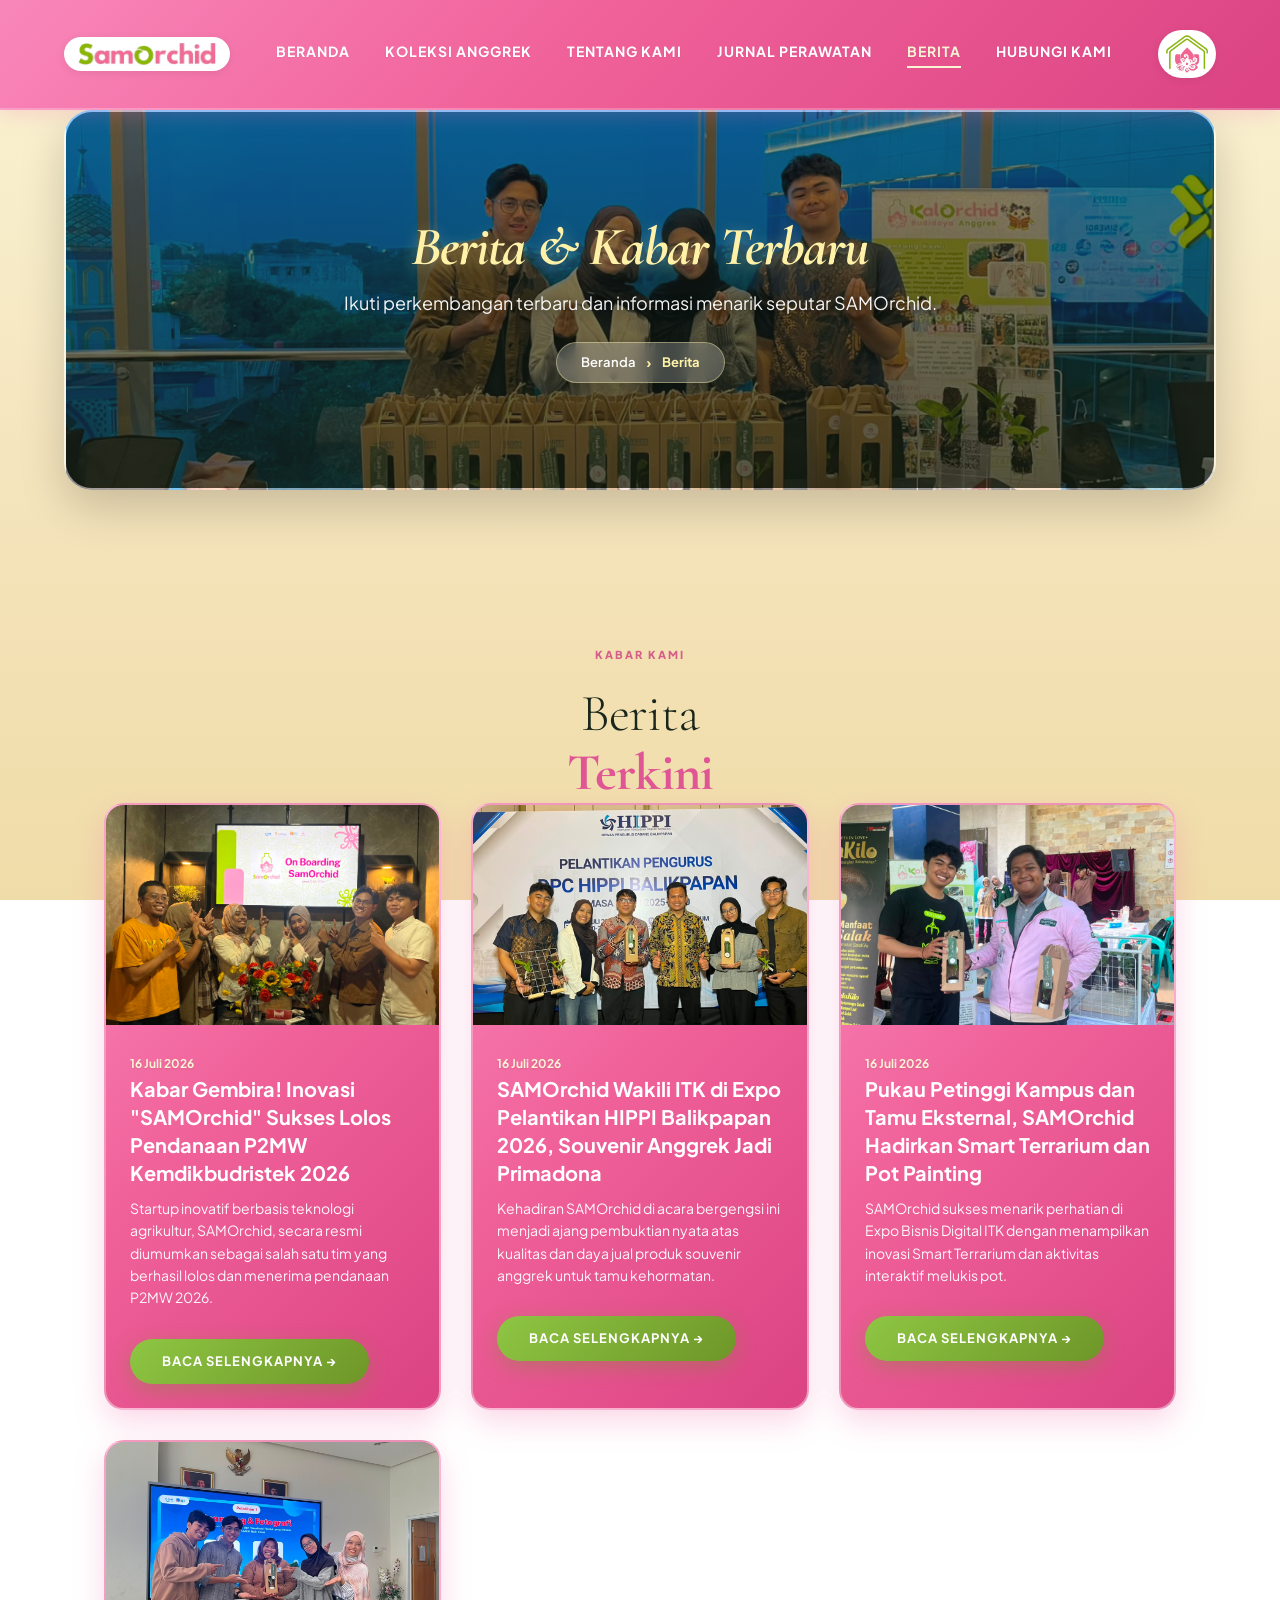
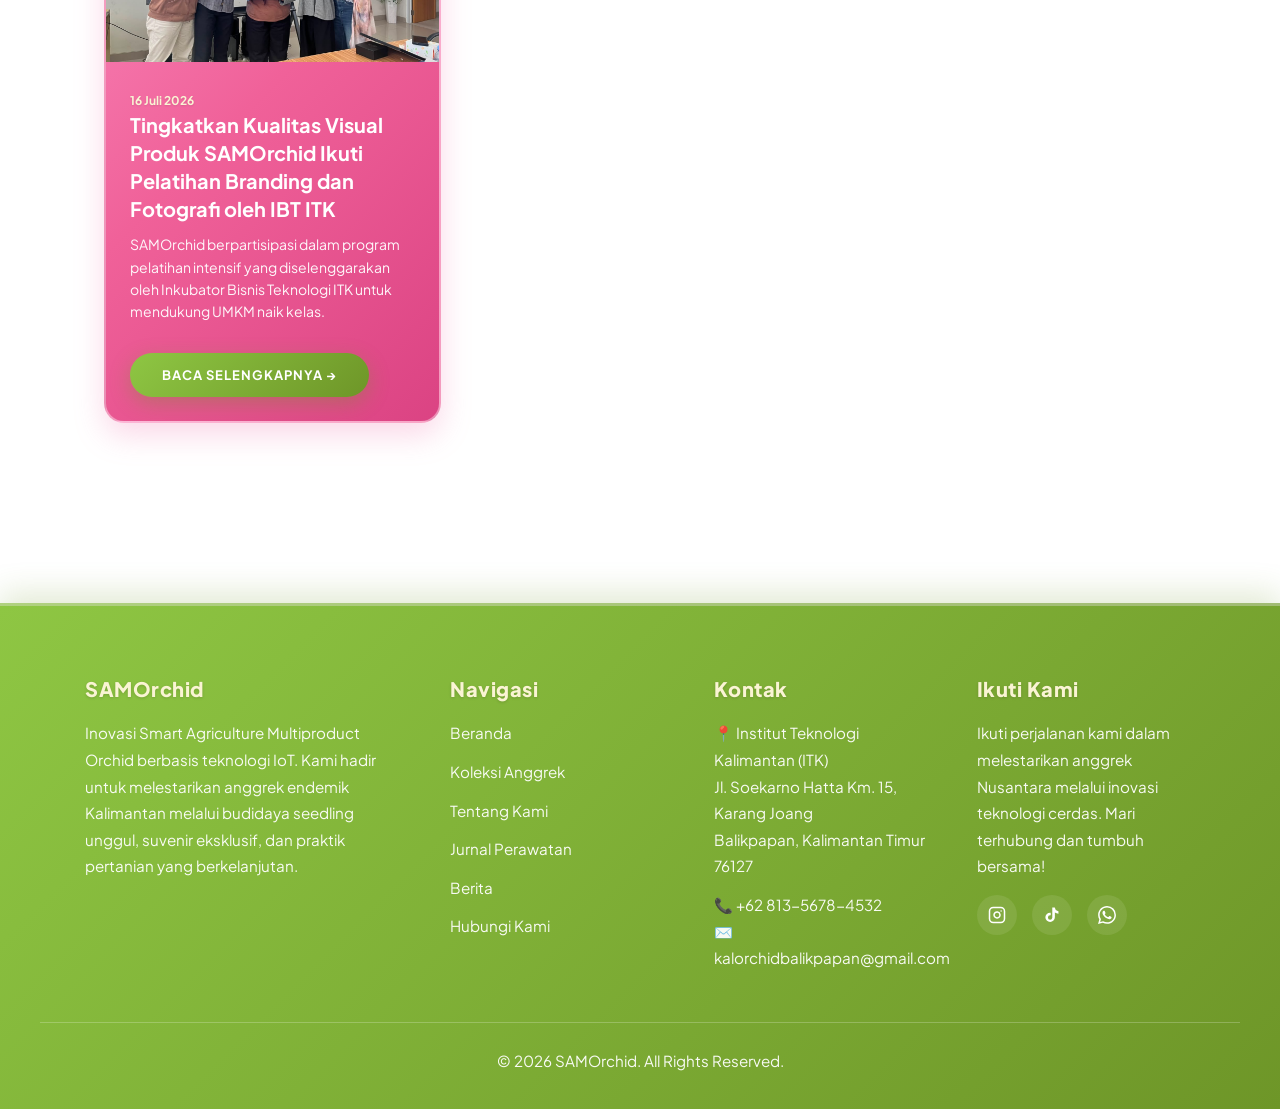
<file: news.html>
<!DOCTYPE html>
<html lang="id">

<head>
    <!-- Google tag (gtag.js) -->
<script async src="https://www.googletagmanager.com/gtag/js?id=G-B2L4GMVS6W"></script>
<script>
  window.dataLayer = window.dataLayer || [];
  function gtag(){dataLayer.push(arguments);}
  gtag('js', new Date());

  gtag('config', 'G-B2L4GMVS6W');
</script>
    <meta charset="UTF-8">
    <meta name="viewport" content="width=device-width, initial-scale=1.0">
    <meta http-equiv="X-UA-Compatible" content="ie=edge">

    
    <meta name="description" content="SAMOrchid — Koleksi anggrek premium pilihan dengan kualitas terbaik. Temukan keindahan anggrek eksklusif untuk melengkapi ruang Anda.">
    <meta name="keywords" content="anggrek, orchid, tanaman hias, bunga anggrek, SAMOrchid, premium orchid">
    <meta name="author" content="SAMOrchid">
    <meta name="robots" content="index, follow">

    
    <meta property="og:title" content="Berita &amp; Kabar Terbaru - SAMOrchid">
    <meta property="og:description" content="SAMOrchid — Koleksi anggrek premium pilihan dengan kualitas terbaik.">
    <meta property="og:type" content="website">
    <meta property="og:locale" content="id_ID">

    <title>Berita &amp; Kabar Terbaru - SAMOrchid</title>

    
    <link rel="icon" type="image/png" href="assets/images/favicon.png">

    
    <link rel="preconnect" href="https://fonts.googleapis.com">
    <link rel="preconnect" href="https://fonts.gstatic.com" crossorigin>
    <link href="https://fonts.googleapis.com/css2?family=Cormorant+Garamond:ital,wght@0,300;0,400;0,600;1,300;1,400&family=Plus+Jakarta+Sans:wght@300;400;600;800&display=swap" rel="stylesheet">

    
    <link rel="stylesheet" href="assets/css/samorchid.css">

    
    </head>
<body>

    
    <div class="menu-overlay" id="menuOverlay"></div>

<header>
    <div class="header-content">
        <!-- 1. Mobile Menu Button (Left on mobile, hidden on desktop) -->
        <div class="menu-btn mobile-only"></div>

        <!-- 2. Logo Text (Center on mobile, Left on desktop) -->
        <a href="index.html" class="logo-link" style="text-decoration:none;">
            <img src="assets/images/logo-text-samorchid.png" alt="SamOrchid" class="logo-text-img">
        </a>
        
        <!-- 3. Desktop Nav (Center on desktop, hidden on mobile) -->
        <nav class="nav-links">
            <a href="index.html" class="">Beranda</a>
            <a href="catalog.html" class="">Koleksi Anggrek</a>
            <a href="about.html" class="">Tentang Kami</a>
            <a href="journal.html" class="">Jurnal Perawatan</a>
            <a href="news.html" class="active-link">Berita</a>
            <a href="contact.html" class="">Hubungi Kami</a>
        </nav>
        
        <!-- 4. Logo Image (Right) -->
        <a href="index.html" class="logo-img-link">
             <img src="assets/images/logo-samorchid.png" alt="SAMOrchid Logo" class="logo-img" style="height: 45px; display: block;">
        </a>
    </div>
</header>

<!-- Mobile Nav Dropdown -->
<nav class="mobile-nav">
    <a href="index.html" class="">Beranda</a>
    <a href="catalog.html" class="">Koleksi Anggrek</a>
    <a href="about.html" class="">Tentang Kami</a>
    <a href="journal.html" class="">Jurnal Perawatan</a>
    <a href="news.html" class="active-link">Berita</a>
    <a href="contact.html" class="">Hubungi Kami</a>
</nav>
    
    <main>
        
<style>
    .page-hero-modern {
        position: relative;
        background-size: cover;
        background-position: center;
        border-radius: 24px;
        margin: 120px auto 5px auto;
        max-width: 90%;
        min-height: 380px;
        display: flex;
        align-items: center;
        justify-content: center;
        text-align: center;
        overflow: hidden;
        box-shadow: 0 15px 40px rgba(0, 0, 0, 0.15);
    }

    .hero-overlay-modern {
        position: absolute;
        top: 0; left: 0; right: 0; bottom: 0;
        background: linear-gradient(to bottom, rgba(0,0,0,0.65), rgba(0,40,0,0.3));
        z-index: 1;
    }

    .hero-content-modern {
        position: relative;
        z-index: 2;
        color: #ffffff;
        padding: 2rem;
    }

    .hero-content-modern h1 {
        font-size: 3.5rem;
        margin-bottom: 0.5rem;
        font-weight: 300;
        text-shadow: 2px 2px 8px rgba(0,0,0,0.5);
    }

    .hero-content-modern h1 strong {
        font-weight: 700;
        color: #d4edda;
    }

    .hero-content-modern .hero-subtitle {
        font-size: 1.1rem;
        margin-bottom: 2rem;
        color: #eaeaea;
        font-weight: 400;
    }

    .breadcrumb-modern {
        display: inline-flex;
        background: rgba(255, 255, 255, 0.15);
        backdrop-filter: blur(10px);
        -webkit-backdrop-filter: blur(10px);
        padding: 10px 24px;
        border-radius: 50px;
        font-size: 0.9rem;
        border: 1px solid rgba(255, 255, 255, 0.2);
    }

    .breadcrumb-modern a {
        color: #ffffff;
        text-decoration: none;
        font-weight: 500;
        transition: opacity 0.3s ease;
    }

    .breadcrumb-modern a:hover {
        opacity: 0.7;
    }

    .breadcrumb-separator {
        margin: 0 12px;
        color: rgba(255, 255, 255, 0.6);
    }
</style>

<section class="page-hero-modern" style="background-image: url('assets/images/WhatsApp%20Image%202026-07-16%20at%2009.59.39.jpeg');">
    <div class="hero-overlay-modern"></div>
    <div class="hero-content-modern">
        <h1><strong>Berita & Kabar Terbaru</strong></h1>
        <p class="hero-subtitle">Ikuti perkembangan terbaru dan informasi menarik seputar SAMOrchid.</p>
        <nav class="breadcrumb-modern" aria-label="Breadcrumb">
            <a href="index.html">Beranda</a>
            <span class="breadcrumb-separator">&rsaquo;</span>
            <span class="breadcrumb-current">Berita</span>
        </nav>
    </div>
</section>

<section class="section-padding" style="">
    <div class="container">
        <div class="section-header text-center">
            <span class="section-tag">Kabar Kami</span>
            <h2>Berita <strong>Terkini</strong></h2>
        </div>

        <div class="news-grid">
            
            <article class="news-card scroll-reveal">
                <div class="card-image">
                    
                    <img src="assets/images/berita-p2mw.jpeg" alt="P2MW 2026" loading="lazy">
                </div>
                <div class="card-body">
                    <span class="card-date">16 Juli 2026</span>
                    <h3 style="font-size: 1.25rem; margin-bottom: 10px; line-height: 1.4;">Kabar Gembira! Inovasi "SAMOrchid" Sukses Lolos Pendanaan P2MW Kemdikbudristek 2026</h3>
                    <p style="margin-bottom: 15px;">Startup inovatif berbasis teknologi agrikultur, SAMOrchid, secara resmi diumumkan sebagai salah satu tim yang berhasil lolos dan menerima pendanaan P2MW 2026.</p>
                    
                    
                    <a href="news-detail.html" class="read-more">Baca Selengkapnya →</a>
                </div>
            </article>

            
            <article class="news-card scroll-reveal" style="--reveal-delay: 0.1s;">
                <div class="card-image">
                    
                    <img src="assets/images/berita-hippi.jpeg" alt="Expo HIPPI 2026" loading="lazy">
                </div>
                <div class="card-body">
                    <span class="card-date">16 Juli 2026</span>
                    <h3 style="font-size: 1.25rem; margin-bottom: 10px; line-height: 1.4;">SAMOrchid Wakili ITK di Expo Pelantikan HIPPI Balikpapan 2026, Souvenir Anggrek Jadi Primadona</h3>
                    <p style="margin-bottom: 15px;">Kehadiran SAMOrchid di acara bergengsi ini menjadi ajang pembuktian nyata atas kualitas dan daya jual produk souvenir anggrek untuk tamu kehormatan.</p>
                    
                    
                    <a href="news-detail-hippi.html" class="read-more">Baca Selengkapnya →</a>
                </div>
            </article>
            
            
            <article class="news-card scroll-reveal" style="--reveal-delay: 0.2s;">
                <div class="card-image">
                    
                    <img src="assets/images/berita-econic.jpeg" alt="Expo Bisnis Digital ITK" loading="lazy">
                </div>
                <div class="card-body">
                    <span class="card-date">16 Juli 2026</span>
                    <h3 style="font-size: 1.25rem; margin-bottom: 10px; line-height: 1.4;">Pukau Petinggi Kampus dan Tamu Eksternal, SAMOrchid Hadirkan Smart Terrarium dan Pot Painting</h3>
                    <p style="margin-bottom: 15px;">SAMOrchid sukses menarik perhatian di Expo Bisnis Digital ITK dengan menampilkan inovasi Smart Terrarium dan aktivitas interaktif melukis pot.</p>
                    
                    
                    <a href="news-detail-expo-bisdig.html" class="read-more">Baca Selengkapnya →</a>
                </div>
            </article>

            
            <article class="news-card scroll-reveal" style="--reveal-delay: 0.3s;">
                <div class="card-image">
                    
                    <img src="assets/images/berita-pelatihan.jpeg" alt="Pelatihan IBT ITK" loading="lazy">
                </div>
                <div class="card-body">
                    <span class="card-date">16 Juli 2026</span>
                    <h3 style="font-size: 1.25rem; margin-bottom: 10px; line-height: 1.4;">Tingkatkan Kualitas Visual Produk SAMOrchid Ikuti Pelatihan Branding dan Fotografi oleh IBT ITK</h3>
                    <p style="margin-bottom: 15px;">SAMOrchid berpartisipasi dalam program pelatihan intensif yang diselenggarakan oleh Inkubator Bisnis Teknologi ITK untuk mendukung UMKM naik kelas.</p>
                    
                    
                    <a href="news-detail-ibt.html" class="read-more">Baca Selengkapnya →</a>
                </div>
            </article>

        </div>

        
    </div>
</section>

    </main>

    
    <footer>
    <div class="footer-container">

        
        <div class="footer-col">
            <h3>SAMOrchid</h3>
            <p>
                Inovasi Smart Agriculture Multiproduct Orchid berbasis teknologi IoT. Kami hadir untuk melestarikan anggrek endemik Kalimantan melalui budidaya seedling unggul, suvenir eksklusif, dan praktik pertanian yang berkelanjutan.
            </p>
        </div>

        
        <div class="footer-col">
            <h3>Navigasi</h3>
            <ul>
                <li><a href="index.html">Beranda</a></li>
                <li><a href="catalog.html">Koleksi Anggrek</a></li>
                <li><a href="about.html">Tentang Kami</a></li>
                <li><a href="journal.html">Jurnal Perawatan</a></li>
                <li><a href="news.html">Berita</a></li>
                <li><a href="contact.html">Hubungi Kami</a></li>
            </ul>
        </div>

        
        <div class="footer-col">
            <h3>Kontak</h3>
            <p>
                📍 Institut Teknologi Kalimantan (ITK)<br>
                Jl. Soekarno Hatta Km. 15, Karang Joang<br>
                Balikpapan, Kalimantan Timur 76127
            </p>
            <p style="margin-top: 12px;">
                📞 +62 813-5678-4532<br>
                ✉️ kalorchidbalikpapan@gmail.com
            </p>
        </div>

        
       <div class="footer-col">
    <h3>Ikuti Kami</h3>
    <p>Ikuti perjalanan kami dalam melestarikan anggrek Nusantara melalui inovasi teknologi cerdas. Mari terhubung dan tumbuh bersama!</p>
    <div class="social-links">
        <!-- Tautan Instagram SAMOrchid -->
        <a href="https://www.instagram.com/samorchid_official?igsh=MW9wNzVmNXBsNmt6ZQ%3D%3D&utm_source=qr" target="_blank" rel="noopener noreferrer" aria-label="Instagram">
            <svg xmlns="http://www.w3.org/2000/svg" width="18" height="18" viewBox="0 0 24 24" fill="none" stroke="currentColor" stroke-width="2" stroke-linecap="round" stroke-linejoin="round">
                <rect x="2" y="2" width="20" height="20" rx="5" ry="5"></rect>
                <path d="M16 11.37A4 4 0 1 1 12.63 8 4 4 0 0 1 16 11.37z"></path>
                <line x1="17.5" y1="6.5" x2="17.51" y2="6.5"></line>
            </svg>
        </a>
        
        <!-- Tautan TikTok SAMOrchid -->
        <a href="https://www.tiktok.com/@samorchid.bibit.anggrek?_r=1&_t=ZS-982fWPN8C19" target="_blank" rel="noopener noreferrer" aria-label="TikTok">
            <svg xmlns="http://www.w3.org/2000/svg" width="18" height="18" viewBox="0 0 24 24" fill="currentColor">
                <path d="M19.59 6.69a4.83 4.83 0 0 1-3.77-4.25V2h-3.45v13.67a2.89 2.89 0 0 1-2.88 2.5 2.89 2.89 0 0 1-2.89-2.89 2.89 2.89 0 0 1 2.89-2.89c.28 0 .54.04.79.1v-3.5a6.37 6.37 0 0 0-.79-.05A6.34 6.34 0 0 0 3.15 15a6.34 6.34 0 0 0 6.34 6.34 6.34 6.34 0 0 0 6.34-6.34V8.75a8.18 8.18 0 0 0 4.76 1.52v-3.4a4.85 4.85 0 0 1-1-.18z"/>
            </svg>
        </a>
        
        <!-- Tautan WhatsApp SAMOrchid (Format 62 untuk kode negara) -->
        <a href="https://wa.me/6281356784532" target="_blank" rel="noopener noreferrer" aria-label="WhatsApp">
            <svg xmlns="http://www.w3.org/2000/svg" width="18" height="18" viewBox="0 0 24 24" fill="currentColor">
                <path d="M17.472 14.382c-.297-.149-1.758-.867-2.03-.967-.273-.099-.471-.148-.67.15-.197.297-.767.966-.94 1.164-.173.199-.347.223-.644.075-.297-.15-1.255-.463-2.39-1.475-.883-.788-1.48-1.761-1.653-2.059-.173-.297-.018-.458.13-.606.134-.133.298-.347.446-.52.149-.174.198-.298.298-.497.099-.198.05-.371-.025-.52-.075-.149-.669-1.612-.916-2.207-.242-.579-.487-.5-.669-.51-.173-.008-.371-.01-.57-.01-.198 0-.52.074-.792.372-.272.297-1.04 1.016-1.04 2.479 0 1.462 1.065 2.875 1.213 3.074.149.198 2.096 3.2 5.077 4.487.709.306 1.262.489 1.694.625.712.227 1.36.195 1.871.118.571-.085 1.758-.719 2.006-1.413.248-.694.248-1.289.173-1.413-.074-.124-.272-.198-.57-.347m-5.421 7.403h-.004a9.87 9.87 0 01-5.031-1.378l-.361-.214-3.741.982.998-3.648-.235-.374a9.86 9.86 0 01-1.51-5.26c.001-5.45 4.436-9.884 9.888-9.884 2.64 0 5.122 1.03 6.988 2.898a9.825 9.825 0 012.893 6.994c-.003 5.45-4.437 9.884-9.885 9.884m8.413-18.297A11.815 11.815 0 0012.05 0C5.495 0 .16 5.335.157 11.892c0 2.096.547 4.142 1.588 5.945L.057 24l6.305-1.654a11.882 11.882 0 005.683 1.448h.005c6.554 0 11.89-5.335 11.893-11.893a11.821 11.821 0 00-3.48-8.413z"/>
            </svg>
        </a>
    </div>
</div>

    </div>

    
    <div class="footer-bottom">
        <p>&copy; 2026 SAMOrchid. All Rights Reserved.</p>
    </div>
</footer>

    
    <script src="assets/js/samorchid.js"></script>

    
    
</body>
</html>
</file>
<file: assets/css/samorchid.css>
/* ============================================================
   SAMOrchid — Premium Orchid Catalog
   Design System & Stylesheet
   Inspired by Bang & Olufsen Luxury Minimalism
   ============================================================ */

/* ----------------------------------------------------------
   1. DESIGN TOKENS (CSS Variables)
   ---------------------------------------------------------- */
   :root {
    --pink-flower: #F274AE;
    --pink-light: #FDE8F0;
    --pink-card: #F274AE;
    --pink-gradient: linear-gradient(135deg, #F987BA 0%, #F06199 45%, #DB4383 100%);
    --yellow-bg-top: #FAF4D4;
    --yellow-bg-bottom: #F5E0B8;
    --gradient-bg: linear-gradient(180deg, #FAF4D4 0%, #F5E5BE 50%, #F0DCA8 100%);
    --green-btn: #7CA832;
    --green-btn-gradient: linear-gradient(135deg, #8EC643 0%, #6E9628 100%);
    --green-natural: #7CA832;
    --green-dark: #587A1E;
    --text-dark: #1A261B;
    --text-muted: #5C6E4A;
    --text-on-pink: #FFFFFF;
    --footer-bg: linear-gradient(135deg, #8EC643 0%, #6E9628 100%);
    --white: #FFFFFF;
    --section-alt: rgba(250, 244, 212, 0.6);
}


/* ----------------------------------------------------------
   2. RESET & BASE
   ---------------------------------------------------------- */
*,
*::before,
*::after {
    box-sizing: border-box;
    margin: 0;
    padding: 0;
}

html {
    scroll-behavior: smooth;
    -webkit-font-smoothing: antialiased;
    -moz-osx-font-smoothing: grayscale;
}

body {
    font-family: 'Plus Jakarta Sans', -apple-system, BlinkMacSystemFont, sans-serif;
    font-weight: 400;
    font-size: 16px;
    line-height: 1.6;
    color: var(--text-dark);
    background: var(--gradient-bg) !important;
    background-attachment: fixed !important;
    min-height: 100vh;
    overflow-x: hidden;
}

img {
    max-width: 100%;
    height: auto;
    display: block;
}

a {
    color: inherit;
    text-decoration: none;
    transition: color var(--transition-base);
}

ul {
    list-style: none;
}

button {
    font-family: inherit;
}


/* ----------------------------------------------------------
   3. TYPOGRAPHY
   ---------------------------------------------------------- */
h1,
h2 {
    font-family: 'Cormorant Garamond', 'Georgia', serif;
    font-weight: 300;
    color: var(--text-dark);
}

h1 {
    font-size: 64px;
    line-height: 1.1;
    letter-spacing: -0.02em;
}

h2 {
    font-size: 52px;
    line-height: 1.15;
    letter-spacing: -0.015em;
}

h3 {
    font-family: 'Plus Jakarta Sans', sans-serif;
    font-size: 24px;
    font-weight: 600;
    line-height: 1.3;
    color: var(--text-dark);
}

h1 strong {
    font-weight: 800;
}

h2 strong {
    font-weight: 800;
    display: block;
}

p {
    color: var(--text-muted);
    line-height: 1.8;
    font-weight: 400;
}

.section-tag {
    font-size: 11px;
    text-transform: uppercase;
    letter-spacing: 4px;
    color: var(--orange-pastel);
    font-weight: 800;
    margin-bottom: 20px;
    display: inline-block;
}


/* ----------------------------------------------------------
   4. LAYOUT
   ---------------------------------------------------------- */
.container {
    max-width: 1200px;
    margin: 0 auto;
    padding: 0 5%;
}

.section-padding {
    padding: 120px 0;
}


/* ----------------------------------------------------------
   5. HEADER & NAVIGATION
   ---------------------------------------------------------- */
header {
    position: fixed;
    top: 0;
    left: 0;
    width: 100%;
    display: flex;
    justify-content: space-between;
    align-items: center;
    padding: 30px 5%;
    z-index: 2001;
    background: transparent;
    transition: all 0.5s var(--ease-luxury);
}

.header-content {
    display: flex;
    justify-content: space-between;
    align-items: center;
    width: 100%;
}

.logo-text {
    font-family: 'Plus Jakarta Sans', sans-serif;
    font-weight: 800;
    font-size: 28px;
    letter-spacing: 1px;
}

header.scrolled {
    background: rgba(253, 251, 240, 0.92);
    backdrop-filter: blur(20px);
    -webkit-backdrop-filter: blur(20px);
    box-shadow: 0 4px 30px rgba(26, 38, 27, 0.06);
    padding: 18px 5%;
}

/* Logo */
.logo {
    font-size: 22px;
    font-weight: 800;
    letter-spacing: 2px;
    color: var(--text-dark);
    text-transform: uppercase;
    z-index: 2002;
    display: flex;
    align-items: center;
    gap: 10px;
}

.logo-img {
    height: 45px;
    width: auto;
    vertical-align: middle;
}

/* Hamburger Menu Button */
.menu-btn {
    background: none;
    border: none;
    cursor: pointer;
    display: flex;
    flex-direction: column;
    gap: 6px;
    z-index: 2002;
    padding: 8px;
    position: relative;
}

.menu-btn span {
    display: block;
    width: 30px;
    height: 2px;
    background-color: var(--text-dark);
    transition: all 0.3s var(--ease-luxury);
    transform-origin: center;
}

.menu-btn.active span:nth-child(1) {
    transform: translateY(8px) rotate(45deg);
}

.menu-btn.active span:nth-child(2) {
    opacity: 0;
    transform: scaleX(0);
}

.menu-btn.active span:nth-child(3) {
    transform: translateY(-8px) rotate(-45deg);
}

/* Header Spacer (for layout balance) */
.header-spacer {
    width: 46px;
}

/* ----------------------------------------------------------
   5.5 TOP NAVIGATION (Desktop)
   ---------------------------------------------------------- */
.nav-links {
    display: flex;
    gap: 35px;
    align-items: center;
}

.nav-links a {
    text-decoration: none;
    color: var(--text-dark);
    font-size: 14px;
    font-weight: 600;
    text-transform: uppercase;
    letter-spacing: 1px;
    position: relative;
    padding-bottom: 5px;
    transition: color 0.3s var(--ease-luxury);
}

.nav-links a:hover,
.nav-links a.active-link {
    color: var(--green-natural);
}

.nav-links a::after {
    content: '';
    position: absolute;
    bottom: 0;
    left: 0;
    width: 0;
    height: 2px;
    background-color: var(--pink-flower);
    transition: width 0.4s var(--ease-luxury);
}

.nav-links a:hover::after,
.nav-links a.active-link::after {
    width: 100%;
}

.header-right {
    display: flex;
    align-items: center;
    gap: 20px;
}

.mobile-only {
    display: none;
}

/* ----------------------------------------------------------
   5.6 MOBILE NAVIGATION (Dropdown)
   ---------------------------------------------------------- */
.menu-overlay {
    position: fixed;
    top: 0;
    left: 0;
    width: 100%;
    height: 100%;
    background: rgba(26, 38, 27, 0.4);
    backdrop-filter: blur(8px);
    -webkit-backdrop-filter: blur(8px);
    z-index: 1999;
    opacity: 0;
    visibility: hidden;
    transition: opacity 0.5s var(--ease-luxury),
                visibility 0.5s var(--ease-luxury);
}

.menu-overlay.active {
    opacity: 1;
    visibility: visible;
}

.mobile-nav {
    position: fixed;
    top: -100%;
    left: 0;
    width: 100%;
    background: var(--gradient-bg);
    background-attachment: fixed;
    z-index: 2000;
    box-shadow: var(--shadow-xl);
    display: flex;
    flex-direction: column;
    padding: 100px 5% 40px;
    transition: top 0.6s cubic-bezier(0.77, 0, 0.175, 1);
}

.mobile-nav.active {
    top: 0;
}

.mobile-nav a {
    text-decoration: none;
    color: var(--text-dark);
    font-size: 28px;
    font-weight: 300;
    font-family: 'Cormorant Garamond', serif;
    padding: 15px 0;
    border-bottom: 1px solid rgba(26, 38, 27, 0.05);
    transform: translateY(-20px);
    opacity: 0;
    transition: color 0.3s ease,
                transform 0.4s var(--ease-luxury),
                opacity 0.4s var(--ease-luxury);
}

.mobile-nav.active a {
    transform: translateY(0);
    opacity: 1;
}

/* Staggered mobile nav animation */
.mobile-nav.active a:nth-child(1) { transition-delay: 0.1s; }
.mobile-nav.active a:nth-child(2) { transition-delay: 0.15s; }
.mobile-nav.active a:nth-child(3) { transition-delay: 0.2s; }
.mobile-nav.active a:nth-child(4) { transition-delay: 0.25s; }
.mobile-nav.active a:nth-child(5) { transition-delay: 0.3s; }
.mobile-nav.active a:nth-child(6) { transition-delay: 0.35s; }

.mobile-nav a:hover,
.mobile-nav a.active-link {
    color: var(--pink-flower);
    padding-left: 10px;
}


/* ----------------------------------------------------------
   6. HERO SECTION
   ---------------------------------------------------------- */
.hero {
    height: 100vh;
    display: flex;
    align-items: center;
    justify-content: center;
    padding: 0 5%;
    position: relative;
    overflow: hidden;
}

.hero-slider-container {
    position: absolute;
    top: 50%;
    left: 50%;
    transform: translate(-50%, -50%);
    width: 85%;
    height: 85%;
    border-radius: 20px;
    overflow: hidden;
    box-shadow: var(--shadow-xl);
}

.slider-wrapper {
    display: flex;
    height: 100%;
    transition: transform 1.2s cubic-bezier(0.77, 0, 0.175, 1);
}

.slide {
    min-width: 100%;
    height: 100%;
    background-size: cover;
    background-position: center;
    position: relative;
}

.slide-1 {
    background-image:
        linear-gradient(
            180deg,
            rgba(26, 38, 27, 0.25) 0%,
            rgba(26, 38, 27, 0.55) 100%
        ),
        url("../images/hero beranda 1.png");
    background-size: cover;
    background-position: center;
}

.slide-2 {
    background-image:
        linear-gradient(
            180deg,
            rgba(26, 38, 27, 0.25) 0%,
            rgba(26, 38, 27, 0.55) 100%
        ),
        url("../images/hero beranda 2.png");
    background-size: cover;
    background-position: center;
}

.slide-3 {
    background-image:
        linear-gradient(
            180deg,
            rgba(26, 38, 27, 0.25) 0%,
            rgba(26, 38, 27, 0.55) 100%
        ),
        url("../images/hero beranda 3.png");
    background-size: cover;
    background-position: center;
}

.hero-content {
    text-align: center;
    max-width: 800px;
    z-index: 2;
    position: relative;
}

.hero-content h1 {
    color: var(--cream-palette);
    text-shadow: 0 4px 30px rgba(0, 0, 0, 0.25);
    margin-bottom: 20px;
}

.hero-content p {
    color: var(--cream-palette);
    font-size: 18px;
    font-weight: 600;
    text-shadow: 0 2px 15px rgba(0, 0, 0, 0.2);
    margin-bottom: 35px;
    opacity: 0.9;
}

.hero-slider-dots {
    position: absolute;
    bottom: 30px;
    left: 50%;
    transform: translateX(-50%);
    display: flex;
    gap: 10px;
    z-index: 3;
}

.hero-slider-dots .dot {
    width: 10px;
    height: 10px;
    border-radius: 50%;
    background: rgba(253, 251, 240, 0.4);
    border: none;
    cursor: pointer;
    transition: all 0.4s var(--ease-luxury);
}

.hero-slider-dots .dot.active {
    background: var(--cream-palette);
    transform: scale(1.3);
}


/* ----------------------------------------------------------
   7. FULL-BLEED SECTIONS
   ---------------------------------------------------------- */
.featured-section {
    height: 100vh;
    width: 100%;
    background-size: cover;
    background-position: center;
    background-attachment: fixed;
    display: flex;
    align-items: center;
    padding: 0 8%;
    position: relative;
}

.featured-section::before {
    content: '';
    position: absolute;
    top: 0;
    left: 0;
    width: 100%;
    height: 100%;
    background: linear-gradient(
        90deg,
        rgba(26, 38, 27, 0.85) 0%,
        rgba(26, 38, 27, 0.3) 60%,
        transparent 100%
    );
}

.care-section {
    min-height: 100vh;
    width: 100%;
    background-size: cover;
    background-position: center;
    background-attachment: fixed;
    display: flex;
    align-items: center;
    justify-content: flex-end;
    padding: 0 8%;
    position: relative;
}

.care-section::before {
    content: '';
    position: absolute;
    top: 0;
    left: 0;
    width: 100%;
    height: 100%;
    background: linear-gradient(
        270deg,
        rgba(26, 38, 27, 0.85) 0%,
        rgba(26, 38, 27, 0.3) 60%,
        transparent 100%
    );
}

.story-section {
    min-height: 100vh; /* Ubah dari height menjadi min-height agar bisa melar ke bawah */
    width: 100%;
    background-size: cover;
    background-position: center;
    background-attachment: fixed;
    display: flex;
    align-items: center;
    padding: 0 8%;
    position: relative;
}

.story-section::before {
    content: '';
    position: absolute;
    top: 0;
    left: 0;
    width: 100%;
    height: 100%;
    background: linear-gradient(
        90deg,
        rgba(26, 38, 27, 0.85) 0%,
        rgba(26, 38, 27, 0.3) 60%,
        transparent 100%
    );
}

.featured-content,
.care-content,
.story-content {
    max-width: 580px;
    color: var(--cream-palette);
    position: relative;
    z-index: 2;
}

.featured-content h2,
.care-content h2,
.story-content h2 {
    font-family: 'Cormorant Garamond', serif;
    font-size: 52px;
    font-weight: 300;
    color: var(--cream-palette);
    margin-bottom: 24px;
}

.featured-content p,
.care-content p,
.story-content p {
    font-size: 16px;
    line-height: 1.7;
    color: #C3D0C4;
    margin-bottom: 35px;
}

.featured-content .section-tag,
.care-content .section-tag,
.story-content .section-tag {
    color: var(--orange-pastel);
}

/* CTA Section */
.cta-section {
    padding: 120px 5%;
    background: linear-gradient(135deg, var(--green-dark) 0%, var(--green-natural) 100%);
    text-align: center;
    color: var(--white);
    position: relative;
    overflow: hidden;
}

.cta-section::before {
    content: '';
    position: absolute;
    top: -50%;
    left: -50%;
    width: 200%;
    height: 200%;
    background: radial-gradient(
        circle at 30% 40%,
        rgba(245, 241, 228, 0.05) 0%,
        transparent 60%
    );
}

.cta-section h2 {
    font-family: 'Cormorant Garamond', serif;
    font-size: 48px;
    font-weight: 300;
    color: var(--white);
    margin-bottom: 20px;
    position: relative;
}

.cta-section h2 strong {
    font-weight: 700;
}

.cta-section p {
    font-size: 18px;
    color: rgba(245, 241, 228, 0.8);
    margin-bottom: 40px;
    max-width: 600px;
    margin-left: auto;
    margin-right: auto;
    position: relative;
}


/* ----------------------------------------------------------
   8. BUTTONS
   ---------------------------------------------------------- */

/* Discover Button — Hero / Full-bleed overlay */
.btn-discover {
    display: inline-block;
    padding: 16px 45px;
    border: 1px solid var(--cream-palette);
    color: var(--cream-palette);
    text-transform: uppercase;
    letter-spacing: 2px;
    font-size: 13px;
    font-weight: 800;
    background: rgba(0, 0, 0, 0.15);
    border-radius: 4px;
    text-decoration: none;
    transition: all var(--transition-base);
    cursor: pointer;
}

.btn-discover:hover {
    background: var(--green-natural);
    border-color: var(--green-natural);
    color: var(--text-dark);
    transform: translateY(-5px);
    box-shadow: 0 12px 35px rgba(154, 179, 78, 0.35);
}

/* Editorial Button — Inline link-style */
.btn-editorial {
    color: var(--white);
    text-decoration: none;
    font-size: 13px;
    text-transform: uppercase;
    letter-spacing: 2px;
    font-weight: 800;
    padding-bottom: 6px;
    border-bottom: 2px solid rgba(245, 241, 228, 0.2);
    display: inline-flex;
    align-items: center;
    gap: 15px;
    transition: all var(--transition-base);
}

.btn-editorial:hover {
    border-bottom-color: var(--pink-flower);
    color: var(--pink-flower);
}

.btn-editorial .arrow {
    display: inline-block;
    transition: transform 0.4s var(--ease-luxury);
}

.btn-editorial:hover .arrow {
    transform: translateX(8px);
}

/* Primary Button */
.btn-primary {
    display: inline-block;
    padding: 14px 40px;
    background: var(--green-natural);
    color: var(--white);
    border: none;
    border-radius: 50px;
    font-size: 14px;
    font-weight: 700;
    text-transform: uppercase;
    letter-spacing: 1px;
    cursor: pointer;
    text-decoration: none;
    text-align: center;
    transition: all var(--transition-base);
}

.btn-primary:hover {
    background: var(--green-dark);
    transform: translateY(-3px);
    box-shadow: 0 10px 30px rgba(154, 179, 78, 0.3);
}

/* Outline Button */
.btn-outline {
    display: inline-block;
    padding: 14px 40px;
    background: transparent;
    color: var(--green-natural);
    border: 2px solid var(--green-natural);
    border-radius: 50px;
    font-size: 14px;
    font-weight: 700;
    text-transform: uppercase;
    letter-spacing: 1px;
    cursor: pointer;
    text-decoration: none;
    text-align: center;
    transition: all var(--transition-base);
}

.btn-outline:hover {
    background: var(--green-natural);
    color: var(--white);
    transform: translateY(-3px);
    box-shadow: 0 10px 30px rgba(154, 179, 78, 0.3);
}

/* WhatsApp Button */
.btn-whatsapp {
    display: inline-flex;
    align-items: center;
    gap: 10px;
    padding: 14px 40px;
    background: #25D366;
    color: var(--white);
    border: none;
    border-radius: 50px;
    font-size: 14px;
    font-weight: 700;
    text-transform: uppercase;
    letter-spacing: 1px;
    cursor: pointer;
    text-decoration: none;
    text-align: center;
    transition: all var(--transition-base);
}

.btn-whatsapp::before {
    content: '';
    display: inline-block;
    width: 20px;
    height: 20px;
    background-image: url("data:image/svg+xml,%3Csvg xmlns='http://www.w3.org/2000/svg' viewBox='0 0 24 24' fill='white'%3E%3Cpath d='M17.472 14.382c-.297-.149-1.758-.867-2.03-.967-.273-.099-.471-.148-.67.15-.197.297-.767.966-.94 1.164-.173.199-.347.223-.644.075-.297-.15-1.255-.463-2.39-1.475-.883-.788-1.48-1.761-1.653-2.059-.173-.297-.018-.458.13-.606.134-.133.298-.347.446-.52.149-.174.198-.298.298-.497.099-.198.05-.371-.025-.52-.075-.149-.669-1.612-.916-2.207-.242-.579-.487-.5-.669-.51-.173-.008-.371-.01-.57-.01-.198 0-.52.074-.792.372-.272.297-1.04 1.016-1.04 2.479 0 1.462 1.065 2.875 1.213 3.074.149.198 2.096 3.2 5.077 4.487.709.306 1.262.489 1.694.625.712.227 1.36.195 1.871.118.571-.085 1.758-.719 2.006-1.413.248-.694.248-1.289.173-1.413-.074-.124-.272-.198-.57-.347m-5.421 7.403h-.004a9.87 9.87 0 01-5.031-1.378l-.361-.214-3.741.982.998-3.648-.235-.374a9.86 9.86 0 01-1.51-5.26c.001-5.45 4.436-9.884 9.888-9.884 2.64 0 5.122 1.03 6.988 2.898a9.825 9.825 0 012.893 6.994c-.003 5.45-4.437 9.884-9.885 9.884m8.413-18.297A11.815 11.815 0 0012.05 0C5.495 0 .16 5.335.157 11.892c0 2.096.547 4.142 1.588 5.945L.057 24l6.305-1.654a11.882 11.882 0 005.683 1.448h.005c6.554 0 11.89-5.335 11.893-11.893a11.821 11.821 0 00-3.48-8.413z'/%3E%3C/svg%3E");
    background-size: contain;
    background-repeat: no-repeat;
}

.btn-whatsapp:hover {
    background: #1da851;
    transform: translateY(-3px);
    box-shadow: 0 10px 30px rgba(37, 211, 102, 0.3);
}

/* Filter Button */
.btn-filter {
    padding: 10px 28px;
    border: 2px solid #ddd;
    background: transparent;
    color: var(--text-muted);
    border-radius: 50px;
    font-size: 13px;
    font-weight: 600;
    cursor: pointer;
    transition: all var(--transition-base);
    font-family: inherit;
}

.btn-filter:hover {
    border-color: var(--green-natural);
    color: var(--green-natural);
}

.btn-filter.active {
    background: var(--green-natural);
    color: var(--white);
    border-color: var(--green-natural);
}


/* ----------------------------------------------------------
   9. PRODUCT CARDS
   ---------------------------------------------------------- */
.product-card {
    background-color: var(--white);
    padding: 20px;
    text-align: center;
    border: 1px solid rgba(26, 38, 27, 0.05);
    transition: transform 0.4s var(--ease-luxury), 
                box-shadow 0.4s var(--ease-luxury),
                border-color 0.4s var(--ease-luxury);
    display: flex;
    flex-direction: column;
}

.product-card:hover {
    transform: translateY(-8px);
    box-shadow: var(--shadow-lg);
    border-color: rgba(200, 114, 154, 0.2); /* var(--pink-flower) at 20% */
}

.product-card .card-image {
    overflow: hidden;
    height: 280px;
    position: relative;
}

.product-card .card-image img {
    width: 100%;
    height: 100%;
    object-fit: cover;
    transition: transform 0.6s var(--ease-luxury);
}

.product-card:hover .card-image img {
    transform: scale(1.08);
}

.product-card .card-body {
    padding: 24px;
    display: flex;
    flex-direction: column;
    flex: 1;
}

.card-category {
    font-size: 11px;
    text-transform: uppercase;
    letter-spacing: 2px;
    color: var(--green-natural);
    font-weight: 700;
    margin-bottom: 8px;
    display: inline-block;
}

.product-card .card-body h3 {
    font-size: 18px;
    font-weight: 700;
    color: var(--text-dark);
    margin-bottom: 8px;
}

.product-card .card-body p {
    font-size: 14px;
    color: var(--text-muted);
    line-height: 1.6;
    margin-bottom: 16px;
}

.card-price {
    font-size: 20px;
    font-weight: 800;
    color: var(--pink-flower);
    margin-bottom: 16px;
}

.card-actions {
    display: flex;
    gap: 10px;
    margin-top: auto; /* dorong tombol ke paling bawah kartu */
    justify-content: center; /* tombol rata tengah di dalam kartu */
}


/* ----------------------------------------------------------
   10. NEWS CARDS
   ---------------------------------------------------------- */
.news-card {
    background: var(--white);
    border-radius: 16px;
    overflow: hidden;
    box-shadow: var(--shadow-sm);
    transition: transform 0.5s var(--ease-luxury),
                box-shadow 0.5s var(--ease-luxury);
}

.news-card:hover {
    transform: translateY(-6px);
    box-shadow: var(--shadow-md);
}

.news-card .card-image {
    height: 220px;
    overflow: hidden;
}

.news-card .card-image img {
    width: 100%;
    height: 100%;
    object-fit: cover;
    transition: transform 0.6s var(--ease-luxury);
}

.news-card:hover .card-image img {
    transform: scale(1.06);
}

.news-card .card-body {
    padding: 24px;
}

.news-card .card-date {
    font-size: 12px;
    color: var(--text-muted);
    font-weight: 600;
    margin-bottom: 10px;
}

.news-card .card-body h3 {
    font-size: 18px;
    font-weight: 700;
    color: var(--text-dark);
    margin-bottom: 10px;
}

.news-card .card-body p {
    font-size: 14px;
    color: var(--text-muted);
    line-height: 1.6;
}

.read-more {
    color: var(--green-natural);
    font-weight: 700;
    font-size: 13px;
    text-transform: uppercase;
    letter-spacing: 1px;
    text-decoration: none;
    margin-top: 15px;
    display: inline-block;
    transition: transform 0.3s var(--ease-luxury),
                color 0.3s ease;
}

.read-more:hover {
    transform: translateX(5px);
    color: var(--green-dark);
}


/* ----------------------------------------------------------
   11. CATEGORY CARDS
   ---------------------------------------------------------- */
.category-card {
    background: var(--white);
    border-radius: 20px;
    padding: 50px 30px;
    text-align: center;
    box-shadow: var(--shadow-sm);
    transition: transform 0.5s var(--ease-luxury),
                box-shadow 0.5s var(--ease-luxury);
}

.category-card:hover {
    transform: translateY(-10px);
    box-shadow: var(--shadow-lg);
}

.category-card .card-icon {
    font-size: 60px;
    margin-bottom: 20px;
    display: block;
}

.category-card h3 {
    font-size: 22px;
    font-weight: 700;
    margin-bottom: 12px;
}

.category-card p {
    font-size: 14px;
    color: var(--text-muted);
    line-height: 1.6;
}

.categories-grid {
    display: grid;
    grid-template-columns: repeat(3, 1fr);
    gap: 30px;
}


/* ----------------------------------------------------------
   12. VALUE CARDS
   ---------------------------------------------------------- */
.value-card {
    text-align: center;
    padding: 40px 30px;
}

.value-card .value-icon {
    width: 80px;
    height: 80px;
    background: var(--pink-light);
    border-radius: 50%;
    display: flex;
    align-items: center;
    justify-content: center;
    margin: 0 auto 20px;
    font-size: 32px;
    transition: transform 0.4s var(--ease-luxury);
}

.value-card:hover .value-icon {
    transform: scale(1.1) rotate(5deg);
}

.value-card h3 {
    font-size: 20px;
    font-weight: 700;
    margin-bottom: 12px;
}

.value-card p {
    font-size: 14px;
    color: var(--text-muted);
    line-height: 1.7;
}


/* ----------------------------------------------------------
   13. JOURNAL CARDS
   ---------------------------------------------------------- */
.journal-card {
    background: var(--white);
    border-radius: 16px;
    overflow: hidden;
    box-shadow: var(--shadow-sm);
    display: flex;
    transition: transform 0.5s var(--ease-luxury),
                box-shadow 0.5s var(--ease-luxury);
}

.journal-card:hover {
    transform: translateY(-6px);
    box-shadow: var(--shadow-md);
}

.journal-card .card-image {
    width: 40%;
    min-height: 250px;
    overflow: hidden;
}

.journal-card .card-image img {
    width: 100%;
    height: 100%;
    object-fit: cover;
    transition: transform 0.6s var(--ease-luxury);
}

.journal-card:hover .card-image img {
    transform: scale(1.06);
}

.journal-card .card-body {
    width: 60%;
    padding: 30px;
    display: flex;
    flex-direction: column;
    justify-content: center;
}

.journal-card .card-body h3 {
    font-size: 20px;
    font-weight: 700;
    margin-bottom: 12px;
}

.journal-card .card-body p {
    font-size: 14px;
    color: var(--text-muted);
    line-height: 1.6;
}


/* ----------------------------------------------------------
   14. PAGE HEADERS
   ---------------------------------------------------------- */
.page-hero {
    height: 50vh;
    min-height: 400px;
    background-size: cover;
    background-position: center;
    display: flex;
    align-items: center;
    justify-content: center;
    position: relative;
    text-align: center;
}

.page-hero::before {
    content: '';
    position: absolute;
    top: 0;
    left: 0;
    width: 100%;
    height: 100%;
    background: linear-gradient(
        180deg,
        rgba(26, 38, 27, 0.4) 0%,
        rgba(26, 38, 27, 0.7) 100%
    );
}

.page-hero-content {
    position: relative;
    z-index: 2;
    color: var(--cream-palette);
}

.page-hero-content h1 {
    font-family: 'Cormorant Garamond', serif;
    font-size: 56px;
    font-weight: 300;
    color: var(--cream-palette);
    margin-bottom: 15px;
}

.page-hero-content h1 strong {
    font-weight: 700;
}

.breadcrumb {
    display: flex;
    justify-content: center;
    gap: 8px;
    font-size: 13px;
    margin-top: 15px;
    align-items: center;
}

.breadcrumb a {
    color: rgba(245, 241, 228, 0.7);
    text-decoration: none;
    transition: color 0.3s ease;
}

.breadcrumb a:hover {
    color: var(--white);
}

.breadcrumb span {
    color: rgba(245, 241, 228, 0.4);
}

.breadcrumb .current {
    color: rgba(245, 241, 228, 0.9);
}


/* ----------------------------------------------------------
   15. CATALOG SECTION
   ---------------------------------------------------------- */
.catalog-section {
    padding: 120px 0;
}

.filter-tabs {
    display: flex;
    flex-wrap: wrap;
    justify-content: center;
    gap: 12px;
    margin-bottom: 60px;
}

.product-grid {
    display: grid;
    grid-template-columns: repeat(3, 1fr);
    gap: 30px;
}

.product-card.hidden {
    display: none;
}

.product-card.show {
    animation: fadeInUp 0.5s var(--ease-luxury) forwards;
}

@keyframes fadeInUp {
    from {
        opacity: 0;
        transform: translateY(20px);
    }
    to {
        opacity: 1;
        transform: translateY(0);
    }
}


/* ----------------------------------------------------------
   16. ABOUT SECTIONS
   ---------------------------------------------------------- */
.about-story {
    display: grid;
    grid-template-columns: 1fr 1fr;
    gap: 60px;
    align-items: center;
}

.about-story-image {
    border-radius: 20px;
    overflow: hidden;
    height: 500px;
    box-shadow: var(--shadow-md);
}

.about-story-image img {
    width: 100%;
    height: 100%;
    object-fit: cover;
}

.about-story-content h2 {
    margin-bottom: 20px;
}

.about-story-content p {
    font-size: 16px;
    color: var(--text-muted);
    line-height: 1.8;
    margin-bottom: 16px;
}

.about-story-content .section-tag {
    margin-bottom: 15px;
}

.values-grid {
    display: grid;
    grid-template-columns: repeat(3, 1fr);
    gap: 30px;
}

/* Greenhouse Section */
.greenhouse-section {
    padding: 120px 0;
    position: relative;
    height: 70vh;
    background-size: cover;
    background-position: center;
    background-attachment: fixed;
    display: flex;
    align-items: center;
}

.greenhouse-section::before {
    content: '';
    position: absolute;
    top: 0;
    left: 0;
    width: 100%;
    height: 100%;
    background: linear-gradient(
        90deg,
        rgba(26, 38, 27, 0.85) 0%,
        rgba(26, 38, 27, 0.3) 60%,
        transparent 100%
    );
}

.greenhouse-content {
    position: relative;
    z-index: 2;
    max-width: 600px;
    color: var(--cream-palette);
    padding: 0 8%;
}

.greenhouse-content h2 {
    font-family: 'Cormorant Garamond', serif;
    font-size: 48px;
    font-weight: 300;
    color: var(--cream-palette);
    margin-bottom: 20px;
}

.greenhouse-content p {
    font-size: 16px;
    color: #C3D0C4;
    line-height: 1.7;
    margin-bottom: 30px;
}


/* ----------------------------------------------------------
   17. JOURNAL & ACCORDION
   ---------------------------------------------------------- */
.journal-grid {
    display: grid;
    grid-template-columns: repeat(2, 1fr);
    gap: 30px;
}

.accordion {
    max-width: 800px;
    margin: 0 auto;
}

.accordion-item {
    border-bottom: 1px solid #e0e0e0;
    margin-bottom: 0;
}

.accordion-item:last-child {
    border-bottom: none;
}

.accordion-header {
    width: 100%;
    padding: 24px 0;
    background: transparent;
    border: none;
    display: flex;
    justify-content: space-between;
    align-items: center;
    cursor: pointer;
    font-size: 18px;
    font-weight: 600;
    color: var(--text-dark);
    text-align: left;
    font-family: 'Plus Jakarta Sans', sans-serif;
    transition: color 0.3s ease;
}

.accordion-header:hover {
    color: var(--green-natural);
}

.accordion-header .icon {
    transition: transform 0.3s var(--ease-luxury);
    font-size: 20px;
    font-weight: 300;
    flex-shrink: 0;
    margin-left: 20px;
}

.accordion-header.active .icon {
    transform: rotate(45deg);
}

.accordion-body {
    max-height: 0;
    overflow: hidden;
    transition: max-height 0.5s ease;
}

.accordion-body.open {
    max-height: 500px;
}

.accordion-body-inner {
    padding: 0 0 24px 0;
    color: var(--text-muted);
    line-height: 1.7;
    font-size: 15px;
}


/* ----------------------------------------------------------
   18. NEWS SECTION
   ---------------------------------------------------------- */
.news-grid {
    display: grid;
    grid-template-columns: repeat(3, 1fr);
    gap: 30px;
}

.featured-news {
    display: grid;
    grid-template-columns: 1fr 1fr;
    gap: 0;
    margin-bottom: 80px;
    background: var(--white);
    border-radius: 20px;
    overflow: hidden;
    box-shadow: var(--shadow-md);
}

.featured-news .news-image {
    height: 100%;
    min-height: 400px;
    overflow: hidden;
}

.featured-news .news-image img {
    width: 100%;
    height: 100%;
    object-fit: cover;
    transition: transform 0.6s var(--ease-luxury);
}

.featured-news:hover .news-image img {
    transform: scale(1.04);
}

.featured-news .news-body {
    padding: 50px;
    display: flex;
    flex-direction: column;
    justify-content: center;
}

.featured-news .news-body .card-date {
    font-size: 12px;
    color: var(--text-muted);
    font-weight: 600;
    margin-bottom: 15px;
}

.featured-news .news-body h2 {
    font-family: 'Cormorant Garamond', serif;
    font-size: 36px;
    font-weight: 400;
    margin-bottom: 15px;
    color: var(--text-dark);
}

.featured-news .news-body p {
    font-size: 15px;
    color: var(--text-muted);
    line-height: 1.7;
    margin-bottom: 25px;
}


/* ----------------------------------------------------------
   19. CONTACT SECTION
   ---------------------------------------------------------- */
.contact-wrapper {
    display: grid;
    grid-template-columns: 1.2fr 0.8fr;
    gap: 60px;
}

.contact-form {
    background: var(--white);
    padding: 50px;
    border-radius: 20px;
    box-shadow: var(--shadow-md);
}

.contact-form h3 {
    font-size: 28px;
    margin-bottom: 30px;
}

.form-group {
    margin-bottom: 24px;
}

.form-group label {
    display: block;
    font-size: 13px;
    font-weight: 700;
    color: var(--text-dark);
    margin-bottom: 8px;
    text-transform: uppercase;
    letter-spacing: 1px;
}

.form-group input,
.form-group textarea,
.form-group select {
    width: 100%;
    padding: 14px 18px;
    border: 2px solid #e8e8e8;
    border-radius: 10px;
    font-size: 15px;
    font-family: inherit;
    color: var(--text-dark);
    background: var(--white);
    transition: border-color 0.3s ease,
                box-shadow 0.3s ease;
    outline: none;
}

.form-group input:focus,
.form-group textarea:focus,
.form-group select:focus {
    border-color: var(--green-natural);
    box-shadow: 0 0 0 4px rgba(154, 179, 78, 0.1);
}

.form-group textarea {
    min-height: 150px;
    resize: vertical;
}

.form-row {
    display: grid;
    grid-template-columns: 1fr 1fr;
    gap: 20px;
}

/* Contact Info */
.contact-info {
    padding: 0;
}

.contact-info h3 {
    font-size: 28px;
    margin-bottom: 30px;
}

.info-card {
    background: var(--white);
    padding: 30px;
    border-radius: 16px;
    box-shadow: var(--shadow-sm);
    margin-bottom: 20px;
    display: flex;
    gap: 20px;
    align-items: flex-start;
    transition: transform 0.3s var(--ease-luxury),
                box-shadow 0.3s var(--ease-luxury);
}

.info-card:hover {
    transform: translateY(-3px);
    box-shadow: var(--shadow-md);
}

.info-card .info-icon {
    width: 50px;
    height: 50px;
    background: var(--pink-light);
    border-radius: 12px;
    display: flex;
    align-items: center;
    justify-content: center;
    font-size: 22px;
    flex-shrink: 0;
}

.info-card h4 {
    font-size: 16px;
    font-weight: 700;
    margin-bottom: 5px;
    color: var(--text-dark);
}

.info-card p {
    font-size: 14px;
    color: var(--text-muted);
    line-height: 1.6;
}


/* ----------------------------------------------------------
   20. FOOTER
   ---------------------------------------------------------- */
footer {
    background: var(--footer-bg);
    color: var(--cream-palette);
    padding: 80px 5% 40px;
}

.footer-container {
    display: flex;
    justify-content: space-between;
    flex-wrap: wrap;
    gap: 40px;
    margin-bottom: 60px;
}

.footer-col {
    flex: 1;
    min-width: 200px;
}

.footer-col h3 {
    font-size: 20px;
    font-weight: 600;
    margin-bottom: 20px;
    color: var(--orange-pastel);
}

.footer-col ul li {
    margin-bottom: 12px;
}

.footer-col ul li a {
    color: #A4B5A5;
    text-decoration: none;
    transition: color 0.3s ease;
    font-size: 15px;
}

.footer-col ul li a:hover {
    color: var(--pink-flower);
}

.footer-col p {
    color: #A4B5A5;
    line-height: 1.6;
    font-size: 15px;
}

.footer-bottom {
    text-align: center;
    padding-top: 30px;
    border-top: 1px solid rgba(245, 241, 228, 0.1);
    color: #A4B5A5;
    font-size: 14px;
}

.social-links {
    display: flex;
    gap: 15px;
    margin-top: 15px;
}

.social-links a {
    width: 40px;
    height: 40px;
    background: rgba(245, 241, 228, 0.1);
    border-radius: 50%;
    display: flex;
    align-items: center;
    justify-content: center;
    color: var(--cream-palette);
    text-decoration: none;
    font-size: 18px;
    transition: all 0.3s var(--ease-luxury);
}

.social-links a:hover {
    background: var(--pink-flower);
    transform: translateY(-3px);
}


/* ----------------------------------------------------------
   21. SCROLL REVEAL ANIMATIONS
   ---------------------------------------------------------- */
.scroll-reveal {
    opacity: 0;
    transform: translateY(40px);
    transition: opacity 1.2s cubic-bezier(0.16, 1, 0.3, 1),
                transform 1.2s cubic-bezier(0.16, 1, 0.3, 1);
}

.scroll-reveal.reveal-active {
    opacity: 1;
    transform: translateY(0);
}

/* Staggered Animation Delays */
.delay-tag {
    transition-delay: 0.1s;
}

.delay-title {
    transition-delay: 0.25s;
}

.delay-desc {
    transition-delay: 0.4s;
}

.delay-btn {
    transition-delay: 0.55s;
}

.delay-1 { transition-delay: 0.1s; }
.delay-2 { transition-delay: 0.2s; }
.delay-3 { transition-delay: 0.3s; }
.delay-4 { transition-delay: 0.4s; }
.delay-5 { transition-delay: 0.5s; }
.delay-6 { transition-delay: 0.6s; }


/* ----------------------------------------------------------
   22. UTILITY CLASSES
   ---------------------------------------------------------- */
.text-center {
    text-align: center;
}

.mb-60 {
    margin-bottom: 60px;
}

.mb-40 {
    margin-bottom: 40px;
}

.mb-20 {
    margin-bottom: 20px;
}


/* ----------------------------------------------------------
   23. RESPONSIVE — 1024px
   ---------------------------------------------------------- */
@media (max-width: 1024px) {
    .product-grid {
        grid-template-columns: repeat(2, 1fr);
    }

    .news-grid {
        grid-template-columns: repeat(2, 1fr);
    }

    .about-story {
        grid-template-columns: 1fr;
        gap: 40px;
    }

    .about-story-image {
        height: 350px;
    }

    .contact-wrapper {
        grid-template-columns: 1fr;
    }

    .hero-content h1 {
        font-size: 48px;
    }

    .featured-content h2,
    .care-content h2,
    .story-content h2 {
        font-size: 40px;
    }

    .journal-grid {
        grid-template-columns: 1fr;
    }

    .featured-news {
        grid-template-columns: 1fr;
    }

    .featured-news .news-image {
        min-height: 300px;
    }

    .categories-grid {
        grid-template-columns: repeat(2, 1fr);
    }

    .values-grid {
        grid-template-columns: repeat(2, 1fr);
    }

    h1 {
        font-size: 48px;
    }

    h2 {
        font-size: 42px;
    }
}


/* ----------------------------------------------------------
   24. RESPONSIVE — 768px
   ---------------------------------------------------------- */
@media (max-width: 768px) {
    .product-grid {
        grid-template-columns: 1fr;
        max-width: 400px;
        margin-left: auto;
        margin-right: auto;
    }

    .news-grid {
        grid-template-columns: 1fr;
    }

    .hero-slider-container {
        width: 95%;
        height: 90%;
        border-radius: 12px;
    }

    .hero-content h1 {
        font-size: 36px;
    }

    .hero-content p {
        font-size: 15px;
    }

    .side-menu {
        width: 100%;
        padding: 80px 40px;
    }

    .section-padding {
        padding: 80px 0;
    }

    .page-hero {
        height: 40vh;
        min-height: 300px;
    }

    .page-hero-content h1 {
        font-size: 40px;
    }

    .categories-grid {
        grid-template-columns: 1fr;
    }

    .values-grid {
        grid-template-columns: 1fr;
    }

    /* Full-bleed sections */
    .featured-section,
    .care-section,
    .story-section {
        height: auto;
        min-height: 80vh;
        padding: 80px 5%;
        background-attachment: scroll;
    }

    .featured-content h2,
    .care-content h2,
    .story-content h2 {
        font-size: 36px;
    }

    .form-row {
        grid-template-columns: 1fr;
    }

    .contact-form {
        padding: 30px;
    }

    .greenhouse-section {
        height: auto;
        min-height: 60vh;
        background-attachment: scroll;
    }

    .cta-section h2 {
        font-size: 36px;
    }

    .cta-section p {
        font-size: 16px;
    }

    h1 {
        font-size: 36px;
    }

    h2 {
        font-size: 34px;
    }

    .journal-card {
        flex-direction: column;
    }

    .journal-card .card-image {
        width: 100%;
        min-height: 200px;
    }

    .journal-card .card-body {
        width: 100%;
    }

    .footer-container {
        flex-direction: column;
    }

    .footer-col {
        min-width: 100%;
    }

    .filter-tabs {
        gap: 8px;
    }

    .btn-filter {
        padding: 8px 20px;
        font-size: 12px;
    }

    .btn-discover {
        padding: 14px 35px;
        font-size: 12px;
    }

    .btn-primary,
    .btn-outline,
    .btn-whatsapp {
        padding: 12px 30px;
        font-size: 13px;
    }
}


/* ----------------------------------------------------------
   25. RESPONSIVE — 480px
   ---------------------------------------------------------- */
@media (max-width: 480px) {
    header {
        padding: 20px 5%;
    }

    header.scrolled {
        padding: 14px 5%;
    }

    .logo {
        font-size: 18px;
    }

    .header-content {
        height: 70px;
    }
    
    .logo-text {
        font-size: 20px;
    }

    .nav-links {
        display: none; /* Hide desktop nav */
    }

    .mobile-only {
        display: block; /* Show hamburger */
    }
    
    .menu-btn {
        display: block;
    }

    .logo-img {
        height: 35px;
    }

    .hero-content h1 {
        font-size: 28px;
    }

    .hero-content p {
        font-size: 14px;
    }

    .page-hero-content h1 {
        font-size: 32px;
    }

    .side-menu {
        padding: 70px 30px;
    }

    .side-menu ul li a {
        font-size: 28px;
    }

    .featured-content h2,
    .care-content h2,
    .story-content h2 {
        font-size: 30px;
    }

    .cta-section h2 {
        font-size: 30px;
    }

    .contact-form {
        padding: 25px;
    }

    .featured-news .news-body {
        padding: 30px;
    }

    .featured-news .news-body h2 {
        font-size: 28px;
    }

   /* REVISI: Menurunkan Gambar Hero agar tidak menabrak header */
.hero-slider-container {
    top: 58% !important;       /* Awalnya 50%, kita turunkan menjadi 58% */
    height: 75% !important;    /* Menyesuaikan tinggi agar tetap proporsional */
}

/* Memastikan Header sejajar dan tulisan persis di tengah */
#mainHeader {
    padding: 25px 4% !important; 
    background: transparent !important;
    box-shadow: none !important;
}

.logo-text {
    /* removed absolute positioning to let flexbox center it naturally */
    position: relative !important;
    left: auto !important;
    transform: none !important;
}

}

/* Pengaturan Khusus Tampilan Layar HP */
@media (max-width: 768px) {
    .story-section {
        background-attachment: scroll !important; /* Mematikan efek fixed agar background tidak error di HP */
        padding: 80px 5%; /* Menambah jarak atas-bawah agar konten tidak mentok */
        background-position: right center !important; /* Menggeser gambar sedikit agar fokusnya pas */
    }

    .story-content {
        width: 100%; /* Memastikan teks menyesuaikan layar */
    }

    .story-content h2 {
        font-size: 28px; /* Sedikit mengecilkan judul */
    }

    .story-content p {
        font-size: 15px; /* Sedikit mengecilkan paragraf */
        line-height: 1.6;
    }
}

/* Pengaturan Khusus Tampilan Layar HP */
@media (max-width: 768px) {
    .care-section {
        background-attachment: scroll !important; /* Mematikan efek parallax yang bikin error di HP */
        padding: 80px 5%; /* Menambah ruang atas-bawah agar lega */
        justify-content: center; /* Menarik blok teks ke tengah di layar HP */
    }
    
    .care-content {
        width: 100%;
        text-align: center; /* Membuat teksnya rata tengah agar lebih cantik di HP */
    }

    .care-content h2 {
        font-size: 28px; /* Mengecilkan judul */
    }

    .care-content p {
        font-size: 15px; /* Mengecilkan paragraf */
        line-height: 1.6;
    }
}

/* Pengaturan Khusus Tampilan Layar HP */
@media (max-width: 768px) {
    
    /* 1. Mengubah Wadah Grid menjadi Horizontal Scroll */
    .categories-grid {
        display: flex !important;
        flex-direction: row !important;
        flex-wrap: nowrap !important; /* Memaksa kartu berjejer ke samping, bukan ke bawah */
        overflow-x: auto !important; /* Mengaktifkan fitur geser (swipe) */
        scroll-snap-type: x mandatory; /* Menambahkan efek magnet/terkunci saat digeser */
        gap: 15px; /* Jarak antar kartu */
        padding-bottom: 20px;
        
        /* Menyembunyikan garis scrollbar agar bersih seperti aplikasi */
        -ms-overflow-style: none;
        scrollbar-width: none;
    }

    /* Menyembunyikan garis scrollbar khusus untuk Chrome/Safari */
    .categories-grid::-webkit-scrollbar {
        display: none;
    }

    /* 2. Mengatur Ukuran Masing-masing Kartu */
    .category-card {
        flex: 0 0 85% !important; /* Lebar kartu 85% agar kartu sebelahnya sedikit terlihat */
        scroll-snap-align: center; /* Memastikan kartu berhenti tepat di tengah layar */
    }


.category-section, .news-section { background-color: var(--section-alt); }


/* ----------------------------------------------------------
   UPDATES FOR MOBILE MENU TEXT AND NEWS SLIDER
   ---------------------------------------------------------- */

@media (max-width: 1024px) {
    .menu-btn {
        background: none;
        border: none;
        cursor: pointer;
        z-index: 2002;
        padding: 8px;
        position: relative;
        font-family: 'Plus Jakarta Sans', sans-serif;
    }
    .menu-btn span {
        display: none !important; /* Hide hamburger lines */
    }
    .menu-btn::after {
        content: 'MENU';
        font-weight: 800;
        color: var(--text-dark);
        letter-spacing: 1px;
        font-size: 14px;
    }
    .menu-btn.active::after {
        content: 'CLOSE';
    }
}

@media (max-width: 768px) {
    /* Make News section a horizontal slider like Categories */
    .news-grid {
        display: flex !important;
        flex-direction: row !important;
        flex-wrap: nowrap !important;
        overflow-x: auto !important;
        scroll-snap-type: x mandatory;
        gap: 15px;
        padding-bottom: 20px;
        -ms-overflow-style: none;
        scrollbar-width: none; /* Firefox */
    }
    .news-grid::-webkit-scrollbar {
        display: none; /* Chrome, Safari, Opera */
    }
    .news-card {
        flex: 0 0 85% !important;
        scroll-snap-align: center;
        min-width: 85%;
    }
}
}
/* FOOTER OVERRIDES — Dark green bg with light text */
footer {
    color: #F5EFCC !important;
    background-color: var(--footer-bg) !important;
}
footer h3 {
    color: #FDFBE7 !important;
}
footer p, footer li a, footer .contact-info p {
    color: rgba(253, 251, 231, 0.85) !important;
}
footer li a:hover {
    color: var(--pink-flower) !important;
}
footer .social-icons a {
    color: #FDFBE7 !important;
    border-color: rgba(253, 251, 231, 0.3) !important;
}
footer .social-icons a:hover {
    background-color: var(--pink-flower) !important;
    color: #fff !important;
    border-color: var(--pink-flower) !important;
}
.footer-bottom {
    border-top: 1px solid rgba(253, 251, 231, 0.15) !important;
    color: rgba(253, 251, 231, 0.6) !important;
}

/* =============================================================
   MOBILE: Koleksi & Berita di Beranda — tampilkan sebagai grid
   biasa (bukan slider tersembunyi) agar pengunjung tidak bingung
   ============================================================= */
@media (max-width: 768px) {
    /* Hilangkan horizontal scroll pada grid koleksi di beranda */
    .categories-grid {
        display: grid !important;
        grid-template-columns: 1fr !important;
        overflow-x: visible !important;
        scroll-snap-type: none !important;
        flex-wrap: unset !important;
        flex-direction: unset !important;
        gap: 20px !important;
    }

    /* Hilangkan horizontal scroll pada grid berita di beranda */
    .news-grid {
        display: grid !important;
        grid-template-columns: 1fr !important;
        overflow-x: visible !important;
        scroll-snap-type: none !important;
        flex-wrap: unset !important;
        flex-direction: unset !important;
        gap: 24px !important;
    }

    /* Reset snap anak-anak elemen */
    .categories-grid > *, .news-grid > * {
        scroll-snap-align: none !important;
        flex: unset !important;
        min-width: unset !important;
        width: 100% !important;
    }

    .news-card {
        flex: unset !important;
        min-width: unset !important;
        width: 100% !important;
    }
}

/* BTN OVERRIDES — Pink gradient buttons */
.btn-whatsapp {
    background: var(--pink-gradient) !important;
    color: #fff !important;
    border: none !important;
}
.btn-whatsapp:hover {
    filter: brightness(1.1);
    transform: translateY(-2px);
}
.btn-outline {
    border-color: var(--pink-flower) !important;
    color: var(--pink-flower) !important;
}
.btn-outline:hover {
    background: var(--pink-gradient) !important;
    color: #fff !important;
    border-color: transparent !important;
}
.btn-editorial {
    color: var(--pink-flower) !important;
    border-bottom-color: var(--pink-flower) !important;
}
.btn-editorial:hover {
    color: #D65F8A !important;
}

/* Section tag pink */
.section-tag {
    color: var(--pink-flower) !important;
}

/* Active nav link pink */
.nav-links a.active-link {
    color: var(--pink-flower) !important;
}

/* Logo text replaced with image */
.logo-text-img {
    height: 28px;
    display: block;
}
@media (max-width: 768px) {
    .logo-text-img {
        height: 22px;
    }
}

/* Jurnal & Visi — Clean layout without full-bleed photos */
.care-section-new {
    padding: 80px 0;
    background: var(--section-alt);
}
.care-section-new .section-inner {
    max-width: 1200px;
    margin: 0 auto;
    padding: 0 20px;
    display: flex;
    align-items: center;
    gap: 60px;
}
.care-section-new .section-text {
    flex: 1;
}
.care-section-new .section-image {
    flex: 1;
    border-radius: 20px;
    overflow: hidden;
    box-shadow: var(--shadow-md);
}
.care-section-new .section-image img {
    width: 100%;
    height: 100%;
    object-fit: cover;
}

.story-section-new {
    padding: 80px 0;
    background: var(--pink-light);
}
.story-section-new .section-inner {
    max-width: 1200px;
    margin: 0 auto;
    padding: 0 20px;
    display: flex;
    align-items: center;
    gap: 60px;
}
.story-section-new .section-text {
    flex: 1;
}
.story-section-new .section-logo {
    flex: 1;
    display: flex;
    justify-content: center;
    align-items: center;
}
.story-section-new .section-logo img {
    max-width: 300px;
    height: auto;
}

@media (max-width: 768px) {
    .care-section-new .section-inner,
    .story-section-new .section-inner {
        flex-direction: column;
        gap: 30px;
    }
    .story-section-new .section-logo img {
        max-width: 200px;
    }
}


/* =============================================================
   LINKTREE THEME REVAMP (PINK HEADER, PINK FOOTER, PINK CARDS)
   ============================================================= */

/* 1. HEADER (PINK) */
header {
    background: var(--pink-gradient) !important;
    box-shadow: 0 4px 20px rgba(242, 116, 174, 0.25) !important;
    border-bottom: 2px solid rgba(255, 255, 255, 0.2) !important;
}
header.scrolled {
    background: rgba(242, 116, 174, 0.96) !important;
    backdrop-filter: blur(15px);
    -webkit-backdrop-filter: blur(15px);
    box-shadow: 0 6px 25px rgba(224, 86, 148, 0.3) !important;
}
.nav-links a {
    color: #FFFFFF !important;
    font-weight: 700 !important;
    text-shadow: 0 1px 2px rgba(0,0,0,0.05);
}
.nav-links a:hover,
.nav-links a.active-link {
    color: #FAF4D4 !important;
}
.nav-links a::after {
    background-color: #FAF4D4 !important;
}
.logo-link {
    background: #FFFFFF;
    padding: 6px 14px;
    border-radius: 50px;
    display: inline-flex;
    align-items: center;
    box-shadow: 0 2px 8px rgba(0,0,0,0.08);
}
.logo-img-link {
    background: #FFFFFF;
    padding: 5px 8px;
    border-radius: 50px;
    display: inline-flex;
    align-items: center;
    box-shadow: 0 2px 8px rgba(0,0,0,0.08);
}
.logo-img {
    height: 38px !important;
}
.logo-text-img {
    height: 22px !important;
}

/* Mobile Menu Button */
.menu-btn::after {
    color: #FFFFFF !important;
    font-weight: 800;
}
.mobile-nav {
    background: var(--pink-gradient) !important;
}
.mobile-nav a {
    color: #FFFFFF !important;
    border-bottom: 1px solid rgba(255,255,255,0.15);
}
.mobile-nav a.active-link {
    color: #FAF4D4 !important;
    font-weight: 800;
}

/* 3. CARDS (PINK BACKGROUND WITH WHITE TEXT) */
.category-card,
.product-card,
.news-card,
.journal-card,
.team-card,
.value-card,
.tech-feature-card {
    background: var(--pink-gradient) !important;
    color: #FFFFFF !important;
    border-radius: 20px !important;
    box-shadow: 0 12px 30px rgba(242, 116, 174, 0.28) !important;
    border: 2px solid rgba(255, 255, 255, 0.4) !important;
    transition: transform 0.4s var(--ease-luxury), box-shadow 0.4s var(--ease-luxury) !important;
}
.category-card:hover,
.product-card:hover,
.news-card:hover,
.journal-card:hover,
.value-card:hover,
.tech-feature-card:hover {
    transform: translateY(-8px) !important;
    box-shadow: 0 18px 40px rgba(242, 116, 174, 0.4) !important;
}

/* Card typography (white) */
.category-card h3,
.product-card .card-body h3,
.news-card .card-body h3,
.journal-card .card-body h3,
.team-card h4,
.value-card h3,
.tech-feature-card h3 {
    color: #FFFFFF !important;
    font-weight: 700 !important;
}
.category-card p,
.product-card .card-body p,
.news-card .card-body p,
.journal-card .card-body p,
.team-card p,
.value-card p,
.tech-feature-card p {
    color: #FFFFFF !important;
    opacity: 0.95 !important;
}
.card-category,
.news-date,
.news-card .card-date,
.journal-date,
.team-card span {
    color: #FAF4D4 !important;
    font-weight: 700 !important;
    text-shadow: 0 1px 2px rgba(0,0,0,0.1);
}
.card-price {
    color: #FFFFFF !important;
    font-weight: 800 !important;
    font-size: 22px !important;
    text-shadow: 0 1px 3px rgba(0,0,0,0.15);
}

/* 4. BUTTONS (GREEN BUTTONS WITH WHITE TEXT) */
.btn-whatsapp,
.btn-primary,
.btn-outline,
.btn-editorial,
.card-actions a,
.read-more {
    background: var(--green-btn-gradient) !important;
    color: #FFFFFF !important;
    border: none !important;
    font-weight: 700 !important;
    border-radius: 50px !important;
    padding: 12px 32px !important;
    display: inline-flex !important;
    align-items: center !important;
    justify-content: center !important;
    gap: 8px !important;
    box-shadow: 0 6px 20px rgba(110, 150, 40, 0.35) !important;
    transition: all 0.3s ease !important;
    text-decoration: none !important;
}
.btn-whatsapp:hover,
.btn-primary:hover,
.btn-outline:hover,
.btn-editorial:hover,
.card-actions a:hover,
.read-more:hover {
    transform: translateY(-2px) !important;
    filter: brightness(1.08) !important;
    box-shadow: 0 10px 25px rgba(110, 150, 40, 0.45) !important;
    color: #FFFFFF !important;
}

/* Section Tag and Titles */
.section-tag {
    color: #D65F8A !important;
    font-weight: 800 !important;
    letter-spacing: 2px !important;
}
.section-title, h1, h2 {
    color: var(--text-dark) !important;
}
.section-title strong, h1 strong, h2 strong {
    color: #E05694 !important;
}

/* Sections - Unified Yellow-Cream Background (No Pink Blocks) */
.section-padding,
.care-section-new,
.story-section-new,
.category-section,
.news-section {
    background: transparent !important;
}
.care-section-new .section-inner,
.story-section-new .section-inner {
    background: var(--pink-gradient);
    color: #FFFFFF !important;
    padding: 40px;
    border-radius: 24px;
    box-shadow: 0 15px 35px rgba(242, 116, 174, 0.28);
    border: 2px solid rgba(255, 255, 255, 0.3);
}
.care-section-new h2,
.story-section-new h2,
.care-section-new p,
.story-section-new p,
.care-section-new .section-tag,
.story-section-new .section-tag {
    color: #FFFFFF !important;
}
.care-section-new strong,
.story-section-new strong {
    color: #FAF4D4 !important;
}
.care-section-new .section-tag,
.story-section-new .section-tag {
    color: #FAF4D4 !important;
}
.story-section-new .section-logo img {
    background: #FFFFFF;
    padding: 20px;
    border-radius: 20px;
    box-shadow: 0 10px 25px rgba(0,0,0,0.1);
}



/* =============================================================
   REFINED LUXURY SYSTEM: DARK OLIVE GRADIENT FOOTER, HERO SPLIT,
   STYLIZED COLORFUL TYPOGRAPHY, CLEAN SINGLE MEDIA ON VISI
   ============================================================= */

/* 1. GREEN GRADIENT FOOTER (MATCHES BUTTONS) */
footer {
    background: linear-gradient(135deg, #8EC643 0%, #6E9628 100%) !important;
    color: #FFFFFF !important;
    padding: 70px 0 35px !important;
    margin-top: 60px !important;
    border-top: 3px solid rgba(255, 255, 255, 0.35) !important;
    box-shadow: 0 -10px 30px rgba(110, 150, 40, 0.2) !important;
}
.footer-container {
    max-width: 1200px !important;
    margin: 0 auto !important;
    padding: 0 45px !important; /* Proper spacing so text is not glued to edge */
    display: flex !important;
    justify-content: space-between !important;
    flex-wrap: wrap !important;
    gap: 45px !important;
}
.footer-col {
    flex: 1;
    min-width: 200px;
}
.footer-col:first-child {
    flex: 1.4 !important;
    max-width: 400px !important;
    padding-right: 15px !important;
}
footer h3 {
    color: #FAF4D4 !important;
    font-weight: 800 !important;
    font-size: 1.25rem !important;
    margin-bottom: 18px !important;
    letter-spacing: 0.5px !important;
    text-shadow: 0 1px 3px rgba(0, 0, 0, 0.15) !important;
}
footer p, footer li a, footer .contact-info p {
    color: rgba(255, 255, 255, 0.94) !important;
    font-size: 0.95rem !important;
    line-height: 1.75 !important;
}
footer li a:hover {
    color: #FAF4D4 !important;
    text-decoration: underline !important;
    padding-left: 5px;
}
footer .social-icons a {
    color: #FFFFFF !important;
    border-color: rgba(255, 255, 255, 0.5) !important;
    background: rgba(255, 255, 255, 0.18) !important;
}
footer .social-icons a:hover {
    background-color: var(--pink-flower) !important;
    color: #FFFFFF !important;
    border-color: var(--pink-flower) !important;
    transform: translateY(-3px) scale(1.05);
}
.footer-bottom {
    max-width: 1200px !important;
    margin: 50px auto 0 !important;
    padding: 25px 45px 0 !important;
    border-top: 1px solid rgba(255, 255, 255, 0.22) !important;
    text-align: center !important;
    color: rgba(255, 255, 255, 0.8) !important;
}

/* 2. STYLIZED MULTI-TONAL TYPOGRAPHY SYSTEM */
.text-gold-accent {
    color: #FFF2A8 !important;
    font-style: italic !important;
    text-shadow: 0 2px 8px rgba(0, 0, 0, 0.15) !important;
}
.text-gold-light {
    color: #FFF8D1 !important;
    font-weight: 600 !important;
}
.hero-split-badge,
.care-split-badge,
.vision-split-badge {
    background: rgba(255, 255, 255, 0.22) !important;
    backdrop-filter: blur(8px);
    -webkit-backdrop-filter: blur(8px);
    color: #FFF2A8 !important;
    padding: 6px 18px !important;
    border-radius: 50px !important;
    font-size: 11.5px !important;
    font-weight: 800 !important;
    letter-spacing: 2px !important;
    text-transform: uppercase !important;
    margin-bottom: 16px !important;
    display: inline-block !important;
    border: 1px solid rgba(255, 242, 168, 0.45) !important;
    box-shadow: 0 4px 12px rgba(0, 0, 0, 0.08) !important;
}

.title-main {
    font-family: 'Cormorant Garamond', 'Georgia', serif !important;
    display: block !important;
    color: #FFFFFF !important;
    line-height: 1.15 !important;
    text-shadow: 0 2px 10px rgba(180, 40, 90, 0.3) !important;
}
.title-accent {
    font-family: 'Cormorant Garamond', 'Georgia', serif !important;
    display: block !important;
    color: rgba(255, 255, 255, 0.95) !important;
    font-size: clamp(22px, 2.8vw, 36px) !important;
    font-weight: 400 !important;
    margin-top: 6px !important;
    line-height: 1.25 !important;
}

/* 3. SPLIT HERO CARD */
.hero-split-section {
    margin-top: 110px;
    padding: 20px 5% 40px;
    max-width: 1280px;
    margin-left: auto;
    margin-right: auto;
}
.hero-split-card {
    display: flex;
    background: linear-gradient(135deg, #F987BA 0%, #F06199 50%, #DB4383 100%);
    border-radius: 32px;
    overflow: hidden;
    box-shadow: 0 20px 55px rgba(219, 67, 131, 0.32);
    border: 2px solid rgba(255, 255, 255, 0.5);
    min-height: 520px;
}
.hero-split-text {
    flex: 1;
    padding: 60px 50px;
    display: flex;
    flex-direction: column;
    justify-content: center;
    align-items: flex-start;
    color: #FFFFFF;
    z-index: 2;
}
.hero-split-text h1 {
    font-size: clamp(34px, 4.2vw, 56px);
    margin-bottom: 20px;
}
.hero-split-text p {
    font-size: clamp(15px, 1.6vw, 17px);
    line-height: 1.75;
    color: rgba(255, 255, 255, 0.95);
    margin-bottom: 35px;
    max-width: 500px;
}
.hero-split-gallery {
    flex: 1.1;
    position: relative;
    overflow: hidden;
    min-height: 400px;
}
.hero-split-gallery .slider-wrapper {
    display: flex;
    height: 100%;
    width: 100%;
    transition: transform 1s cubic-bezier(0.77, 0, 0.175, 1);
}
.hero-split-gallery .slide {
    min-width: 100%;
    height: 100%;
    background-size: cover !important;
    background-position: center !important;
}
.hero-split-gallery .slide-1 { background-image: url("../images/hero beranda 1.png") !important; }
.hero-split-gallery .slide-2 { background-image: url("../images/hero beranda 2.png") !important; }
.hero-split-gallery .slide-3 { background-image: url("../images/hero beranda 3.png") !important; }

/* 4. SPLIT JURNAL & PANDUAN (SENI MERAWAT) */
.care-split-section {
    padding: 35px 5%;
    max-width: 1280px;
    margin-left: auto;
    margin-right: auto;
}
.care-split-card {
    display: flex;
    background: linear-gradient(135deg, #F987BA 0%, #F06199 50%, #DB4383 100%);
    border-radius: 32px;
    overflow: hidden;
    box-shadow: 0 20px 55px rgba(219, 67, 131, 0.32);
    border: 2px solid rgba(255, 255, 255, 0.5);
    min-height: 500px;
}
.care-split-text {
    flex: 1;
    padding: 60px 50px;
    display: flex;
    flex-direction: column;
    justify-content: center;
    align-items: flex-start;
    color: #FFFFFF;
    z-index: 2;
}
.care-split-text h2 {
    font-size: clamp(30px, 3.8vw, 48px);
}
.care-split-text p {
    font-size: 16px;
    line-height: 1.8;
    color: rgba(255, 255, 255, 0.95);
    margin: 18px 0 28px;
    max-width: 480px;
}
.care-split-media {
    flex: 1.1;
    background: url("../images/merawat kelopak.jpeg") center/cover no-repeat;
    min-height: 400px;
    position: relative;
}
.care-pill-group {
    display: flex;
    gap: 12px;
    flex-wrap: wrap;
    margin-bottom: 30px;
}
.care-pill {
    background: rgba(255, 255, 255, 0.22);
    backdrop-filter: blur(8px);
    -webkit-backdrop-filter: blur(8px);
    padding: 8px 16px;
    border-radius: 50px;
    font-size: 13px;
    font-weight: 700;
    color: #FFF2A8;
    border: 1px solid rgba(255, 242, 168, 0.4);
    box-shadow: 0 4px 12px rgba(0,0,0,0.06);
}

/* 5. SPLIT VISI & INOVASI (DI BALIK TIRAI) - SINGLE CLEAN PHOTO */
.vision-split-section {
    padding: 35px 5%;
    max-width: 1280px;
    margin-left: auto;
    margin-right: auto;
}
.vision-split-card {
    display: flex;
    background: linear-gradient(135deg, #F987BA 0%, #F06199 50%, #DB4383 100%);
    border-radius: 32px;
    overflow: hidden;
    box-shadow: 0 20px 55px rgba(219, 67, 131, 0.32);
    border: 2px solid rgba(255, 255, 255, 0.5);
    min-height: 500px;
}
.vision-split-text {
    flex: 1;
    padding: 60px 50px;
    display: flex;
    flex-direction: column;
    justify-content: center;
    align-items: flex-start;
    color: #FFFFFF;
    z-index: 2;
}
.vision-split-text h2 {
    font-size: clamp(30px, 3.8vw, 48px);
}
.vision-split-text p {
    font-size: 16px;
    line-height: 1.8;
    color: rgba(255, 255, 255, 0.95);
    margin: 18px 0 28px;
    max-width: 480px;
}
.vision-split-media {
    flex: 1.1;
    /* Single clean high-res photo with no overlapping logos */
    background: url("../images/samorchid background.png") center/cover no-repeat;
    min-height: 400px;
    position: relative;
}
.vision-pill-group {
    display: flex;
    gap: 12px;
    flex-wrap: wrap;
    margin-bottom: 30px;
}
.vision-pill {
    background: rgba(255, 255, 255, 0.22);
    backdrop-filter: blur(8px);
    -webkit-backdrop-filter: blur(8px);
    padding: 8px 16px;
    border-radius: 50px;
    font-size: 13px;
    font-weight: 700;
    color: #FFF2A8;
    border: 1px solid rgba(255, 242, 168, 0.4);
    box-shadow: 0 4px 12px rgba(0,0,0,0.06);
}

/* Responsive adjustments */
@media (max-width: 900px) {
    .hero-split-section,
    .care-split-section,
    .vision-split-section {
        margin-top: 85px;
        padding: 15px 4% 25px;
    }
    .care-split-section,
    .vision-split-section {
        margin-top: 0;
    }
    .hero-split-card,
    .care-split-card,
    .vision-split-card {
        flex-direction: column-reverse;
        min-height: unset;
        border-radius: 24px;
    }
    .hero-split-gallery,
    .care-split-media,
    .vision-split-media {
        min-height: 260px;
        height: 280px;
        width: 100%;
    }
    .hero-split-text,
    .care-split-text,
    .vision-split-text {
        padding: 35px 25px;
        align-items: center;
        text-align: center;
    }
    .care-pill-group,
    .vision-pill-group {
        justify-content: center;
    }
    .footer-container {
        padding: 0 25px !important;
        gap: 30px !important;
    }
    .footer-col:first-child {
        padding-right: 0 !important;
        max-width: 100% !important;
    }
    .footer-bottom {
        padding: 20px 25px 0 !important;
    }
}

/* =============================================================
   PAGE HERO MODERN (FOR ALL INNER PAGES)
   ============================================================= */
.page-hero-modern {
    position: relative !important;
    background-size: cover !important;
    background-position: center !important;
    background-repeat: no-repeat !important;
    border-radius: 28px !important;
    margin: 110px auto 30px auto !important;
    max-width: 90% !important;
    min-height: 380px !important;
    display: flex !important;
    align-items: center !important;
    justify-content: center !important;
    text-align: center !important;
    overflow: hidden !important;
    box-shadow: 0 18px 45px rgba(0, 0, 0, 0.18) !important;
    border: 2px solid rgba(255, 255, 255, 0.5) !important;
}
.hero-overlay-modern {
    position: absolute !important;
    top: 0 !important;
    left: 0 !important;
    right: 0 !important;
    bottom: 0 !important;
    background: linear-gradient(180deg, rgba(20, 30, 15, 0.45) 0%, rgba(20, 30, 15, 0.72) 100%) !important;
    z-index: 1 !important;
}
.hero-content-modern {
    position: relative !important;
    z-index: 2 !important;
    color: #FFFFFF !important;
    padding: 30px 20px !important;
    max-width: 800px !important;
}
.hero-content-modern h1 {
    font-family: 'Cormorant Garamond', 'Georgia', serif !important;
    font-size: clamp(34px, 4.5vw, 54px) !important;
    margin-bottom: 12px !important;
    font-weight: 300 !important;
    color: #FFFFFF !important;
    text-shadow: 0 3px 12px rgba(0, 0, 0, 0.6) !important;
}
.hero-content-modern h1 strong {
    color: #FFF2A8 !important;
    font-weight: 700 !important;
    font-style: italic !important;
    text-shadow: 0 3px 15px rgba(255, 242, 168, 0.4) !important;
}
.hero-content-modern .hero-subtitle {
    font-size: clamp(15px, 1.8vw, 18px) !important;
    margin-bottom: 24px !important;
    color: rgba(255, 255, 255, 0.95) !important;
    font-weight: 400 !important;
    text-shadow: 0 2px 8px rgba(0, 0, 0, 0.5) !important;
    line-height: 1.6 !important;
}
.breadcrumb-modern {
    display: inline-flex !important;
    align-items: center !important;
    background: rgba(255, 255, 255, 0.22) !important;
    backdrop-filter: blur(8px) !important;
    -webkit-backdrop-filter: blur(8px) !important;
    padding: 8px 24px !important;
    border-radius: 50px !important;
    border: 1px solid rgba(255, 242, 168, 0.4) !important;
    box-shadow: 0 4px 15px rgba(0, 0, 0, 0.15) !important;
}
.breadcrumb-modern a {
    color: #FFFFFF !important;
    text-decoration: none !important;
    font-weight: 600 !important;
    font-size: 13px !important;
    transition: color 0.3s ease !important;
}
.breadcrumb-modern a:hover {
    color: #FFF2A8 !important;
}
.breadcrumb-separator {
    margin: 0 10px !important;
    color: #FFF2A8 !important;
    font-weight: 700 !important;
}
.breadcrumb-current {
    color: #FFF2A8 !important;
    font-weight: 700 !important;
    font-size: 13px !important;
}

@media (max-width: 768px) {
    .page-hero-modern {
        margin: 85px auto 25px auto !important;
        max-width: 92% !important;
        min-height: 300px !important;
        border-radius: 20px !important;
    }
}
</file>
